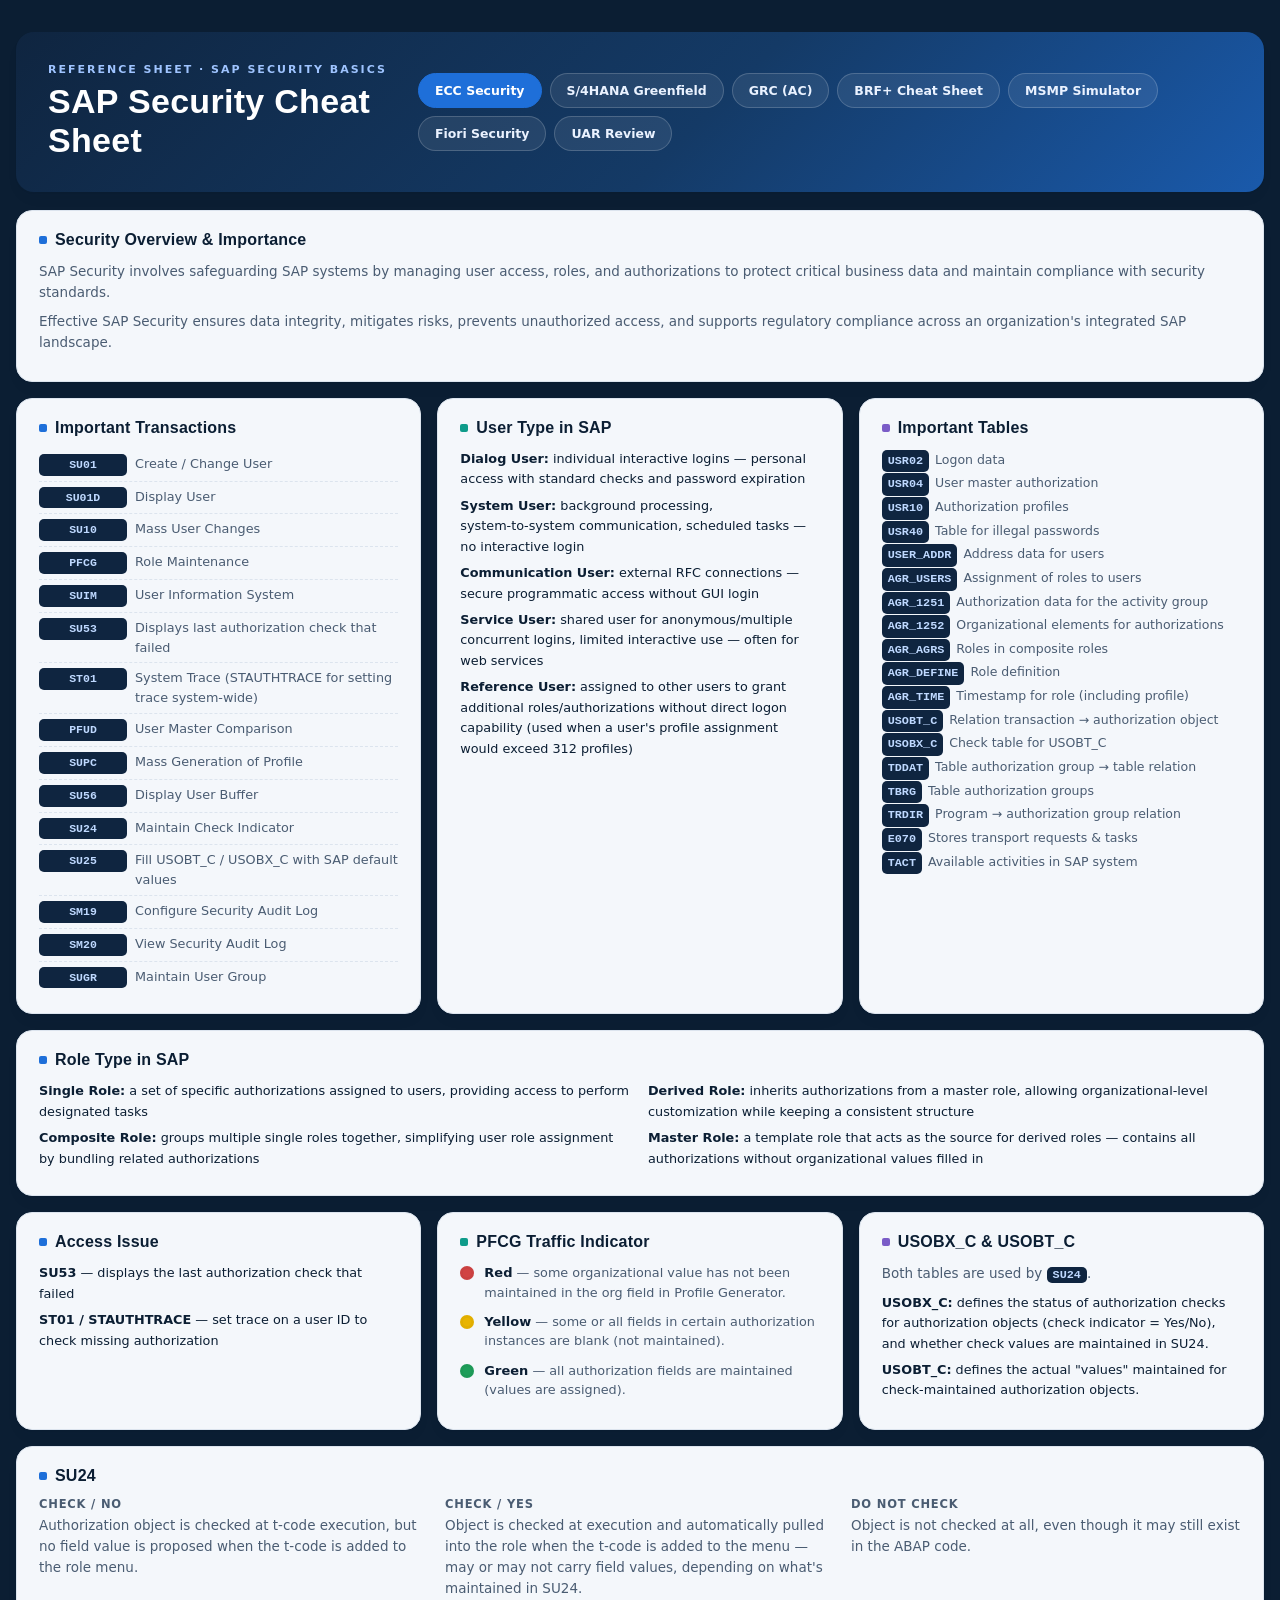
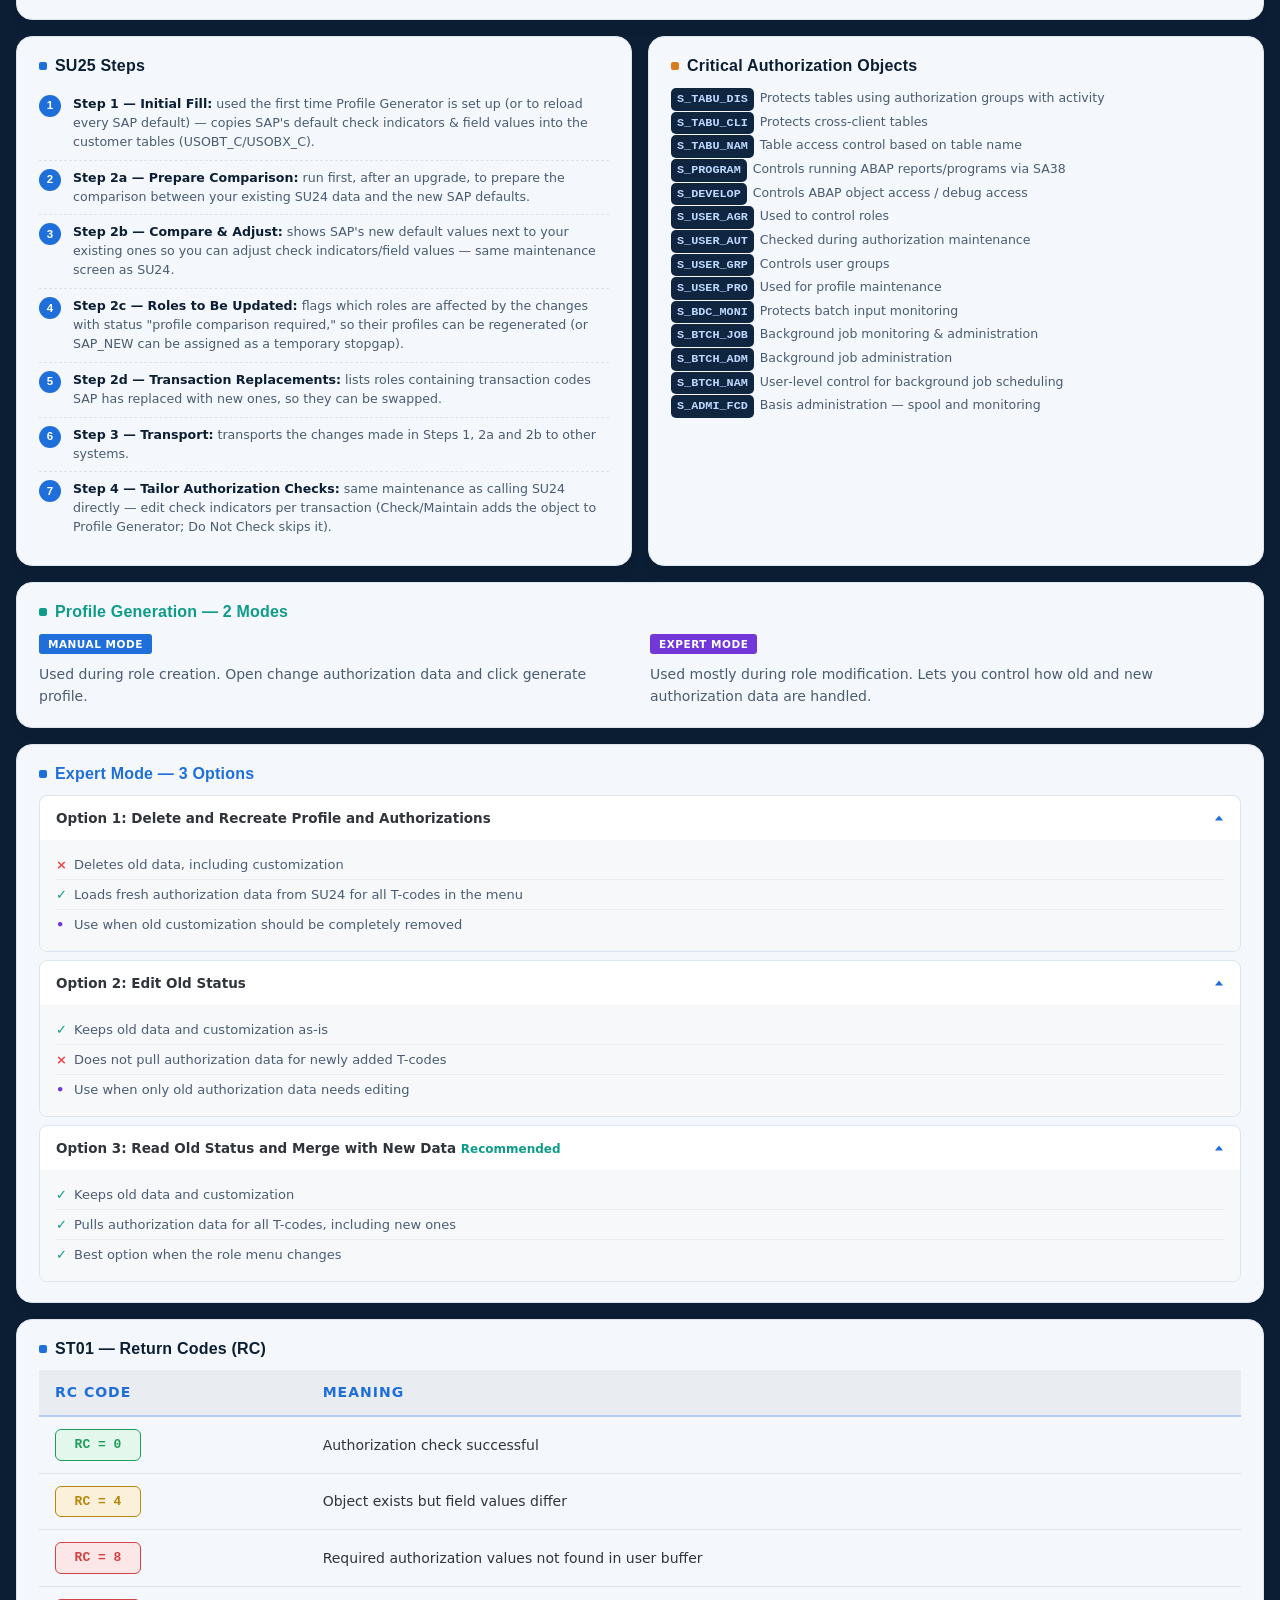
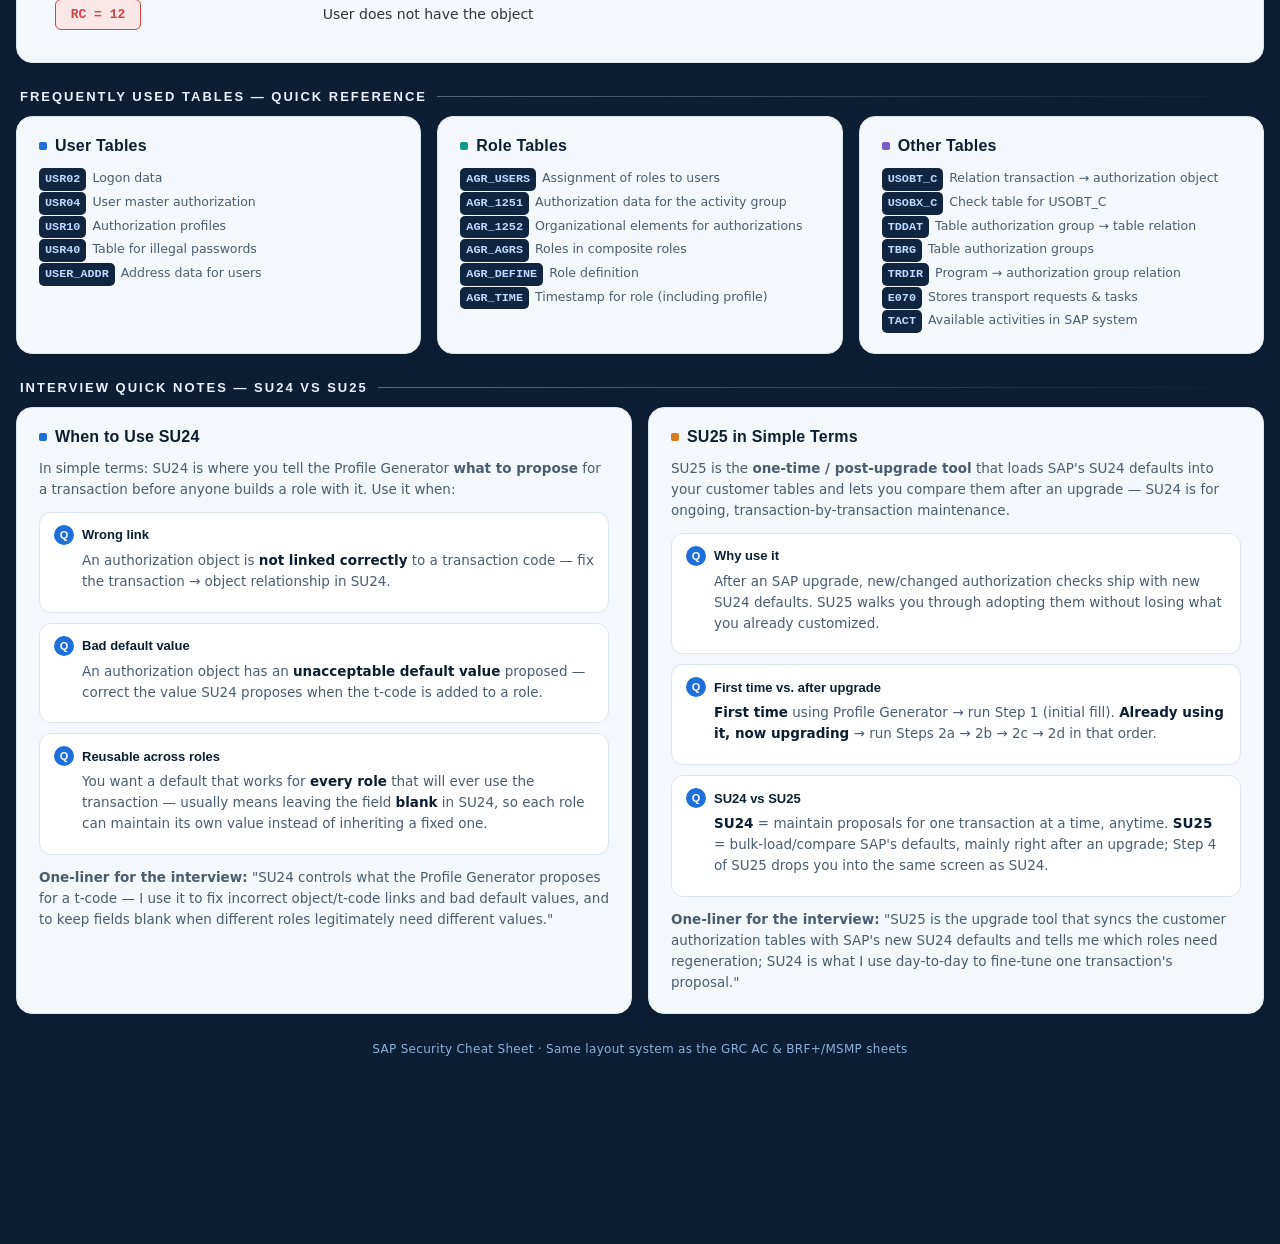
<file: index.html>
<!DOCTYPE html>
<html lang="en">
<head>
<meta charset="UTF-8">
<meta http-equiv="refresh" content="0; url=ecc.html">
<title>SAP Security Cheat Sheets</title>
</head>
<body>
<p>Redirecting to <a href="ecc.html">SAP Security Cheat Sheet</a>...</p>
</body>
</html>
</file>
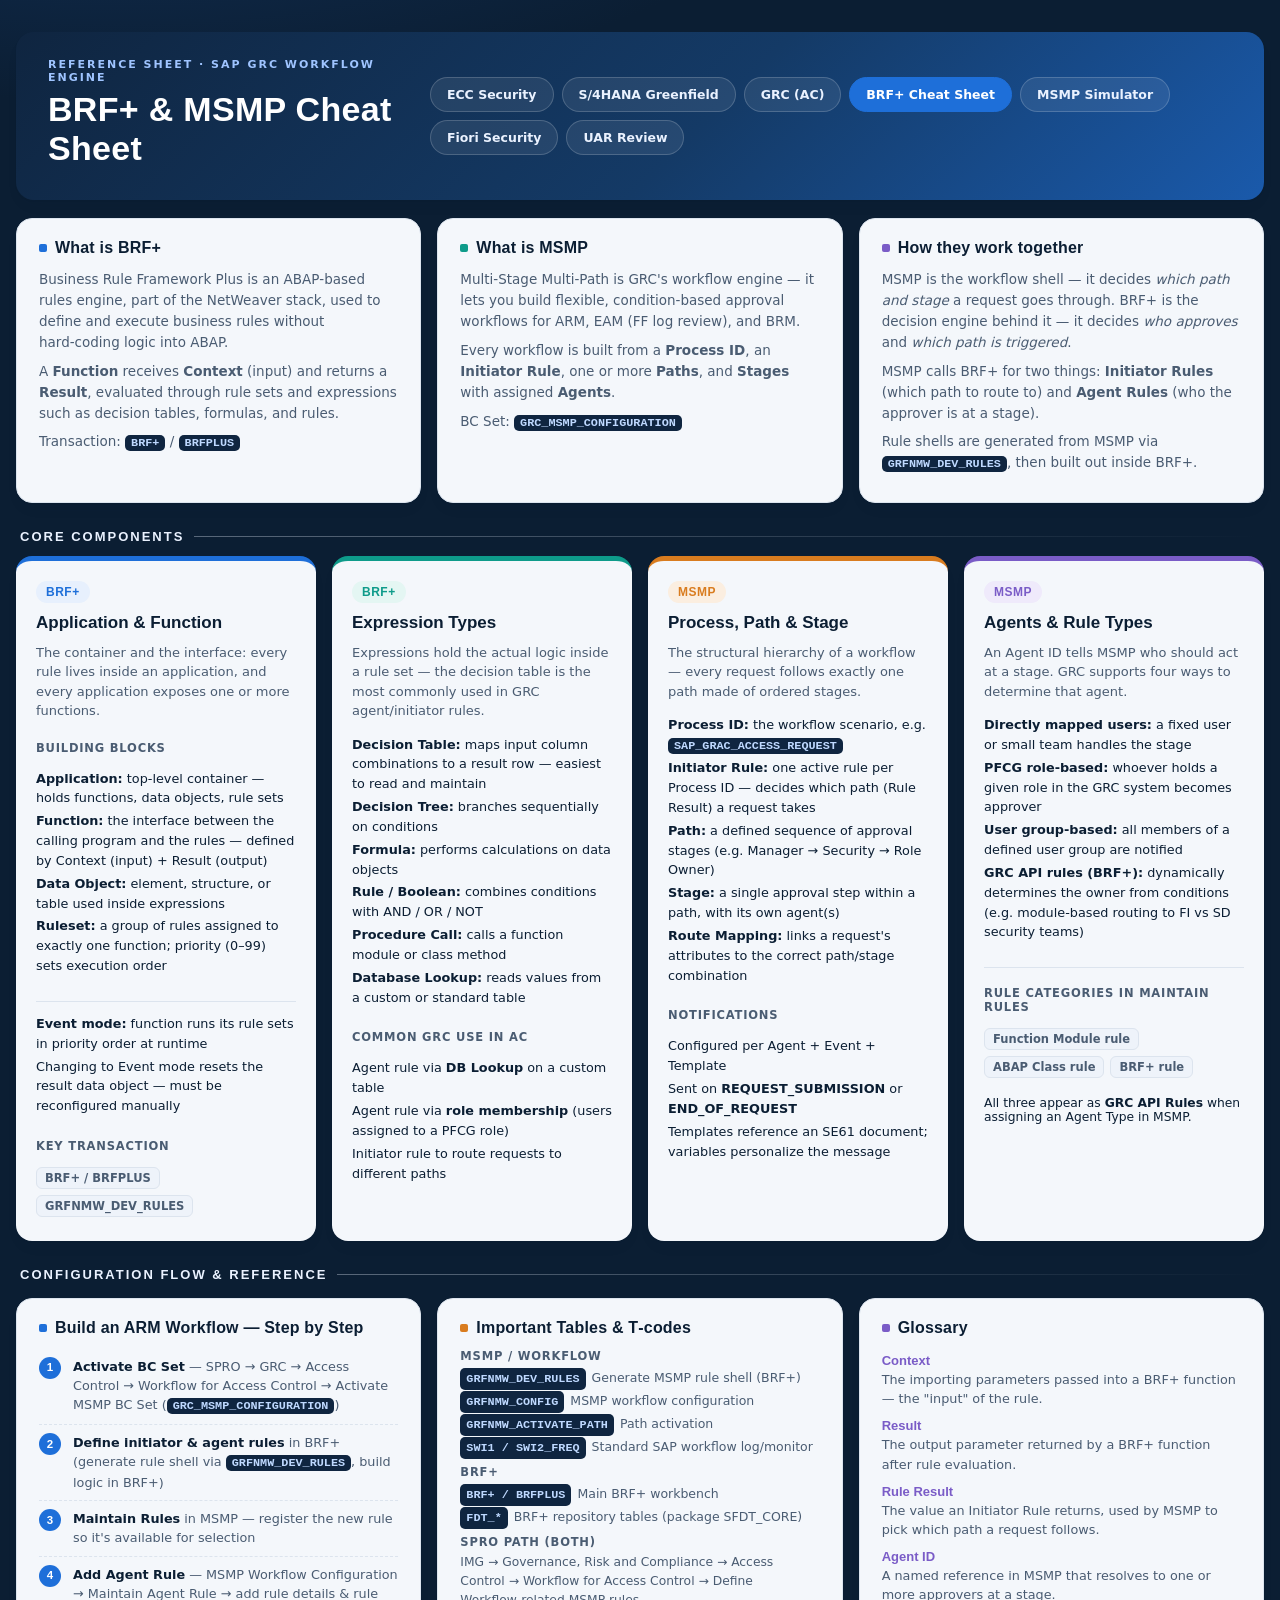
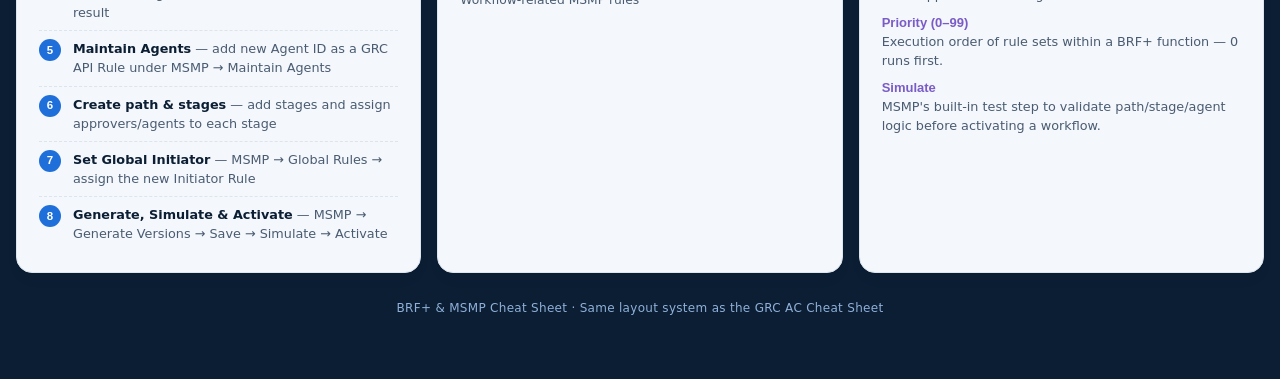
<file: brfplus.html>
<!DOCTYPE html>
<html lang="en">
<head>
<meta charset="UTF-8">
<meta name="viewport" content="width=device-width, initial-scale=1.0">
<title>BRF+ &amp; MSMP Workflow Cheat Sheet</title>
<link rel="icon" href="favicon.svg" type="image/svg+xml">
<meta name="theme-color" content="#0B1E33">
<link rel="stylesheet" href="css/brfplus.css">
<link rel="stylesheet" href="css/nav-mobile.css">
</head>
<body>
<div class="sheet">

  <!-- Header -->
  <div class="masthead">
    <div class="title-block">
      <span class="eyebrow">Reference Sheet · SAP GRC Workflow Engine</span>
      <h1>BRF+ &amp; MSMP Cheat Sheet</h1>
    </div>
    <nav class="nav-links" aria-label="Main navigation">
      <a href="ecc.html">ECC Security</a>
      <a href="greenfrield.html">S/4HANA Greenfield</a>
      <a href="grc.html">GRC (AC)</a>
      <a href="brfplus.html" class="active">BRF+ Cheat Sheet</a>
      <a href="msmp.html">MSMP Simulator</a>
      <a href="fiori.html">Fiori Security</a>
      <a href="uar.html">UAR Review</a>
    </nav>
  </div>

  <!-- Overview -->
  <div class="top-row">
    <div class="panel">
      <h2>What is BRF+</h2>
      <p>Business Rule Framework Plus is an ABAP‑based rules engine, part of the NetWeaver stack, used to define and execute business rules without hard‑coding logic into ABAP.</p>
      <p>A <b>Function</b> receives <b>Context</b> (input) and returns a <b>Result</b>, evaluated through rule sets and expressions such as decision tables, formulas, and rules.</p>
      <p>Transaction: <code class="tbl">BRF+</code> / <code class="tbl">BRFPLUS</code></p>
    </div>
    <div class="panel">
      <h2>What is MSMP</h2>
      <p>Multi‑Stage Multi‑Path is GRC's workflow engine &mdash; it lets you build flexible, condition‑based approval workflows for ARM, EAM (FF log review), and BRM.</p>
      <p>Every workflow is built from a <b>Process ID</b>, an <b>Initiator Rule</b>, one or more <b>Paths</b>, and <b>Stages</b> with assigned <b>Agents</b>.</p>
      <p>BC Set: <code class="tbl">GRC_MSMP_CONFIGURATION</code></p>
    </div>
    <div class="panel">
      <h2>How they work together</h2>
      <p>MSMP is the workflow shell &mdash; it decides <i>which path and stage</i> a request goes through. BRF+ is the decision engine behind it &mdash; it decides <i>who approves</i> and <i>which path is triggered</i>.</p>
      <p>MSMP calls BRF+ for two things: <b>Initiator Rules</b> (which path to route to) and <b>Agent Rules</b> (who the approver is at a stage).</p>
      <p>Rule shells are generated from MSMP via <code class="tbl">GRFNMW_DEV_RULES</code>, then built out inside BRF+.</p>
    </div>
  </div>

  <!-- Module cards -->
  <div class="section-title">Core Components</div>
  <div class="module-grid">

    <!-- BRF+ Application & Function -->
    <div class="module-card c1">
      <span class="badge">BRF+</span>
      <h3>Application &amp; Function</h3>
      <p class="desc">The container and the interface: every rule lives inside an application, and every application exposes one or more functions.</p>

      <div class="subhead">Building blocks</div>
      <ul class="kv-list">
        <li><b>Application:</b> top‑level container &mdash; holds functions, data objects, rule sets</li>
        <li><b>Function:</b> the interface between the calling program and the rules &mdash; defined by Context (input) + Result (output)</li>
        <li><b>Data Object:</b> element, structure, or table used inside expressions</li>
        <li><b>Ruleset:</b> a group of rules assigned to exactly one function; priority (0&ndash;99) sets execution order</li>
      </ul>
      <div class="divider"></div>
      <ul class="kv-list">
        <li><b>Event mode:</b> function runs its rule sets in priority order at runtime</li>
        <li>Changing to Event mode resets the result data object &mdash; must be reconfigured manually</li>
      </ul>

      <div class="subhead">Key transaction</div>
      <div class="pill-row"><span class="pill">BRF+ / BRFPLUS</span><span class="pill">GRFNMW_DEV_RULES</span></div>
    </div>

    <!-- BRF+ Expressions -->
    <div class="module-card c2">
      <span class="badge">BRF+</span>
      <h3>Expression Types</h3>
      <p class="desc">Expressions hold the actual logic inside a rule set &mdash; the decision table is the most commonly used in GRC agent/initiator rules.</p>

      <ul class="kv-list">
        <li><b>Decision Table:</b> maps input column combinations to a result row &mdash; easiest to read and maintain</li>
        <li><b>Decision Tree:</b> branches sequentially on conditions</li>
        <li><b>Formula:</b> performs calculations on data objects</li>
        <li><b>Rule / Boolean:</b> combines conditions with AND / OR / NOT</li>
        <li><b>Procedure Call:</b> calls a function module or class method</li>
        <li><b>Database Lookup:</b> reads values from a custom or standard table</li>
      </ul>

      <div class="subhead">Common GRC use in AC</div>
      <ul class="kv-list">
        <li>Agent rule via <b>DB Lookup</b> on a custom table</li>
        <li>Agent rule via <b>role membership</b> (users assigned to a PFCG role)</li>
        <li>Initiator rule to route requests to different paths</li>
      </ul>
    </div>

    <!-- MSMP Process, Path, Stage -->
    <div class="module-card c3">
      <span class="badge">MSMP</span>
      <h3>Process, Path &amp; Stage</h3>
      <p class="desc">The structural hierarchy of a workflow &mdash; every request follows exactly one path made of ordered stages.</p>

      <ul class="kv-list">
        <li><b>Process ID:</b> the workflow scenario, e.g. <code class="tbl">SAP_GRAC_ACCESS_REQUEST</code></li>
        <li><b>Initiator Rule:</b> one active rule per Process ID &mdash; decides which path (Rule Result) a request takes</li>
        <li><b>Path:</b> a defined sequence of approval stages (e.g. Manager &rarr; Security &rarr; Role Owner)</li>
        <li><b>Stage:</b> a single approval step within a path, with its own agent(s)</li>
        <li><b>Route Mapping:</b> links a request's attributes to the correct path/stage combination</li>
      </ul>

      <div class="subhead">Notifications</div>
      <ul class="kv-list">
        <li>Configured per Agent + Event + Template</li>
        <li>Sent on <b>REQUEST_SUBMISSION</b> or <b>END_OF_REQUEST</b></li>
        <li>Templates reference an SE61 document; variables personalize the message</li>
      </ul>
    </div>

    <!-- MSMP Agents & Rules -->
    <div class="module-card c4">
      <span class="badge">MSMP</span>
      <h3>Agents &amp; Rule Types</h3>
      <p class="desc">An Agent ID tells MSMP who should act at a stage. GRC supports four ways to determine that agent.</p>

      <ul class="kv-list">
        <li><b>Directly mapped users:</b> a fixed user or small team handles the stage</li>
        <li><b>PFCG role‑based:</b> whoever holds a given role in the GRC system becomes approver</li>
        <li><b>User group‑based:</b> all members of a defined user group are notified</li>
        <li><b>GRC API rules (BRF+):</b> dynamically determines the owner from conditions (e.g. module‑based routing to FI vs SD security teams)</li>
      </ul>
      <div class="divider"></div>

      <div class="subhead">Rule categories in Maintain Rules</div>
      <div class="pill-row">
        <span class="pill">Function Module rule</span><span class="pill">ABAP Class rule</span><span class="pill">BRF+ rule</span>
      </div>
      <p style="font-size:12.3px; margin-top:4px;">All three appear as <b>GRC API Rules</b> when assigning an Agent Type in MSMP.</p>
    </div>
  </div>

  <!-- Build steps + tables -->
  <div class="section-title">Configuration Flow &amp; Reference</div>
  <div class="bottom-row">

    <div class="panel">
      <h2>Build an ARM Workflow &mdash; Step by Step</h2>
      <ol class="flow">
        <li><b>Activate BC Set</b> &mdash; SPRO &rarr; GRC &rarr; Access Control &rarr; Workflow for Access Control &rarr; Activate MSMP BC Set (<code class="tbl">GRC_MSMP_CONFIGURATION</code>)</li>
        <li><b>Define initiator &amp; agent rules</b> in BRF+ (generate rule shell via <code class="tbl">GRFNMW_DEV_RULES</code>, build logic in BRF+)</li>
        <li><b>Maintain Rules</b> in MSMP &mdash; register the new rule so it's available for selection</li>
        <li><b>Add Agent Rule</b> &mdash; MSMP Workflow Configuration &rarr; Maintain Agent Rule &rarr; add rule details &amp; rule result</li>
        <li><b>Maintain Agents</b> &mdash; add new Agent ID as a GRC API Rule under MSMP &rarr; Maintain Agents</li>
        <li><b>Create path &amp; stages</b> &mdash; add stages and assign approvers/agents to each stage</li>
        <li><b>Set Global Initiator</b> &mdash; MSMP &rarr; Global Rules &rarr; assign the new Initiator Rule</li>
        <li><b>Generate, Simulate &amp; Activate</b> &mdash; MSMP &rarr; Generate Versions &rarr; Save &rarr; Simulate &rarr; Activate</li>
      </ol>
    </div>

    <div class="panel">
      <h2>Important Tables &amp; T‑codes</h2>
      <div class="subhead">MSMP / Workflow</div>
      <ul class="table-list">
        <li><code class="tbl">GRFNMW_DEV_RULES</code> Generate MSMP rule shell (BRF+)</li>
        <li><code class="tbl">GRFNMW_CONFIG</code> MSMP workflow configuration</li>
        <li><code class="tbl">GRFNMW_ACTIVATE_PATH</code> Path activation</li>
        <li><code class="tbl">SWI1 / SWI2_FREQ</code> Standard SAP workflow log/monitor</li>
      </ul>
      <div class="subhead">BRF+</div>
      <ul class="table-list">
        <li><code class="tbl">BRF+ / BRFPLUS</code> Main BRF+ workbench</li>
        <li><code class="tbl">FDT_*</code> BRF+ repository tables (package SFDT_CORE)</li>
      </ul>
      <div class="subhead">SPRO path (both)</div>
      <p style="font-size:12.3px;">IMG &rarr; Governance, Risk and Compliance &rarr; Access Control &rarr; Workflow for Access Control &rarr; Define Workflow‑related MSMP rules</p>
    </div>

    <div class="panel">
      <h2>Glossary</h2>
      <dl class="glossary">
        <dt>Context</dt><dd>The importing parameters passed into a BRF+ function &mdash; the "input" of the rule.</dd>
        <dt>Result</dt><dd>The output parameter returned by a BRF+ function after rule evaluation.</dd>
        <dt>Rule Result</dt><dd>The value an Initiator Rule returns, used by MSMP to pick which path a request follows.</dd>
        <dt>Agent ID</dt><dd>A named reference in MSMP that resolves to one or more approvers at a stage.</dd>
        <dt>Priority (0&ndash;99)</dt><dd>Execution order of rule sets within a BRF+ function &mdash; 0 runs first.</dd>
        <dt>Simulate</dt><dd>MSMP's built‑in test step to validate path/stage/agent logic before activating a workflow.</dd>
      </dl>
    </div>
  </div>

  <footer>BRF+ &amp; MSMP Cheat Sheet · Same layout system as the GRC AC Cheat Sheet</footer>
</div>
<script src="js/nav-mobile.js"></script>
</body>
</html>
</file>
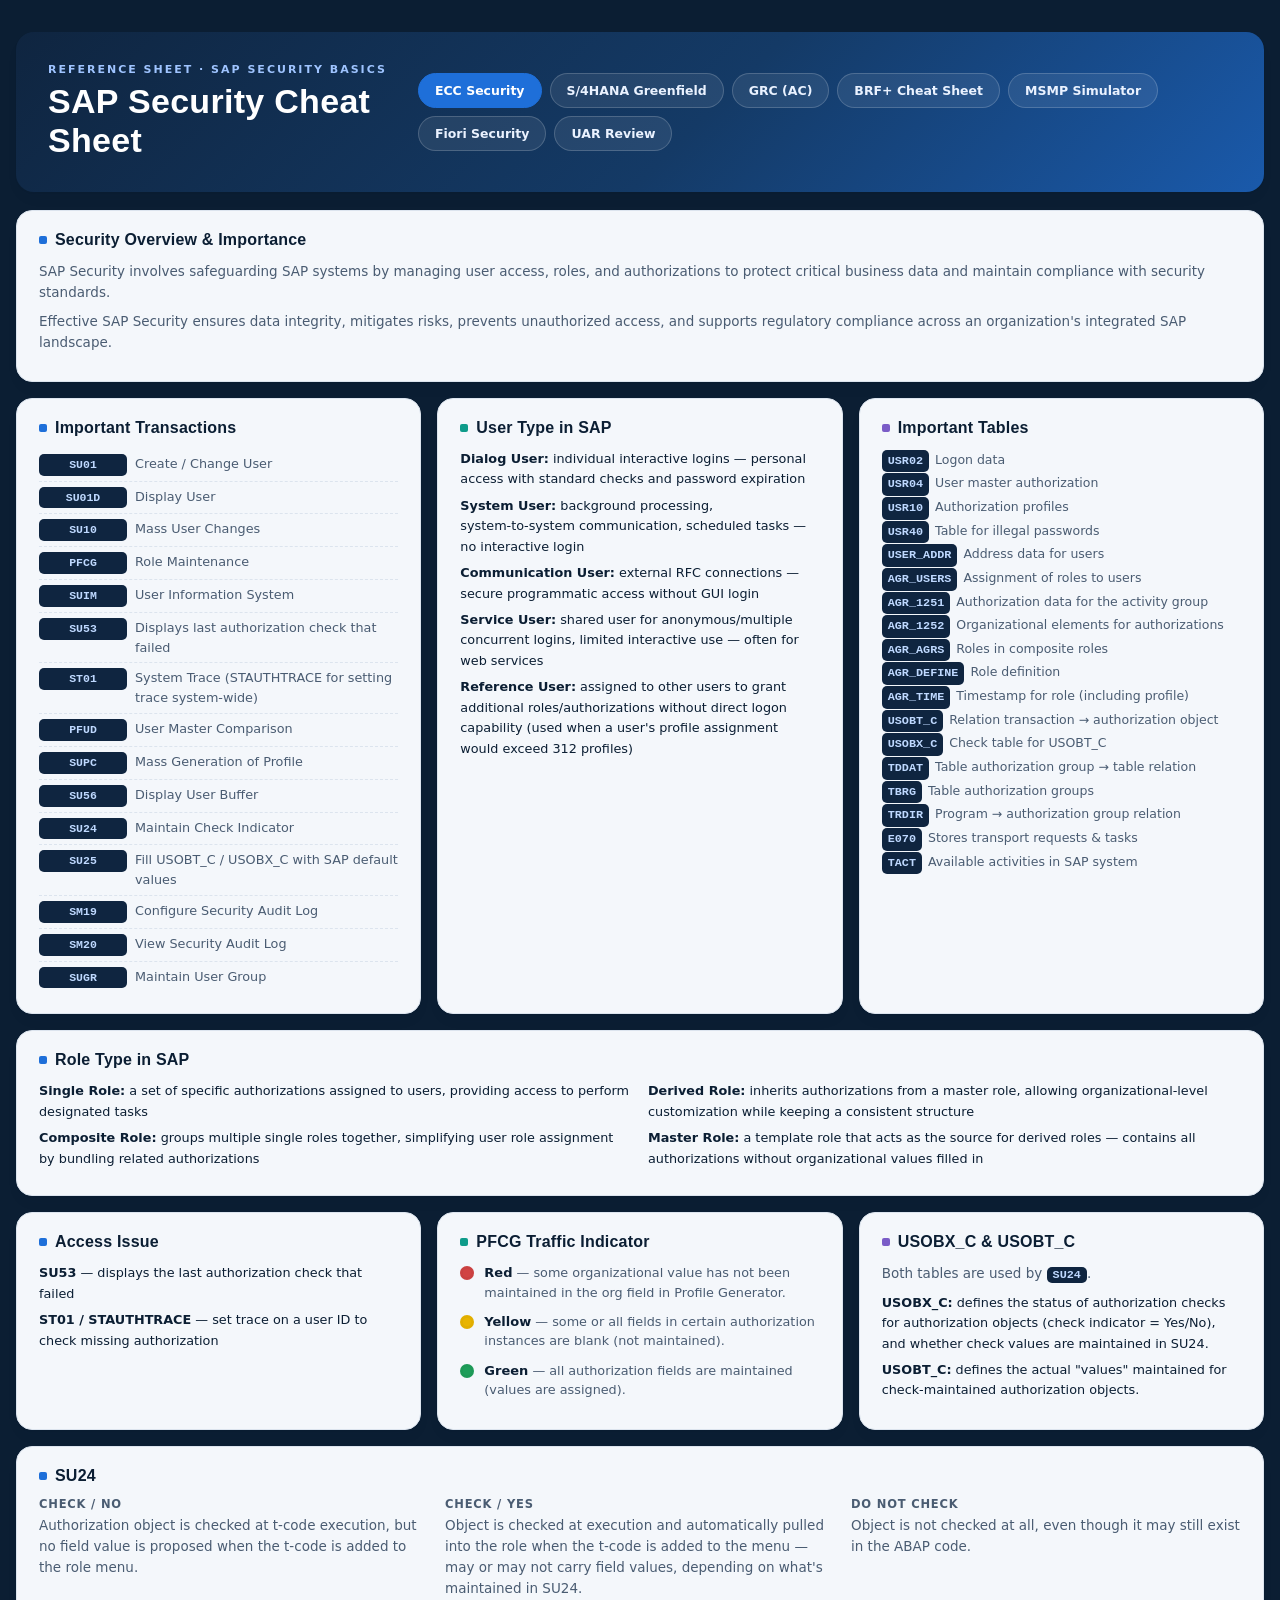
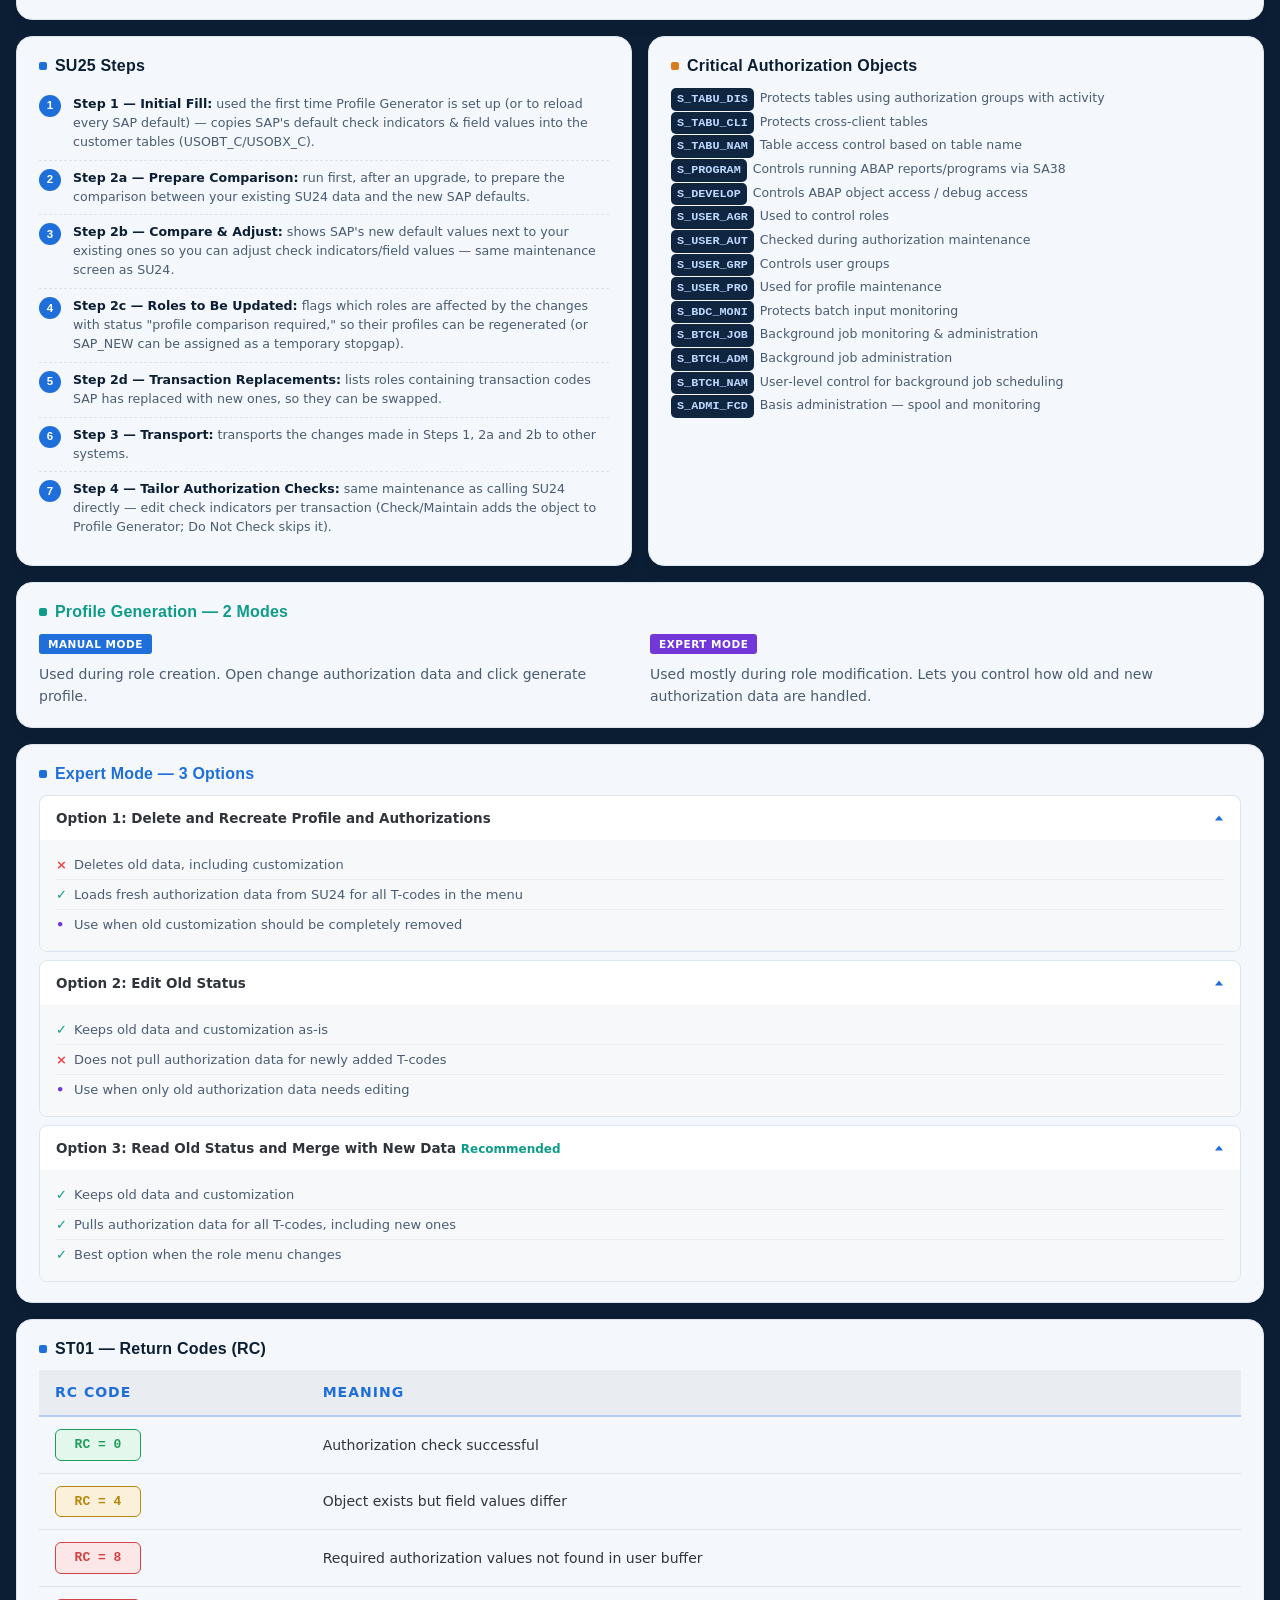
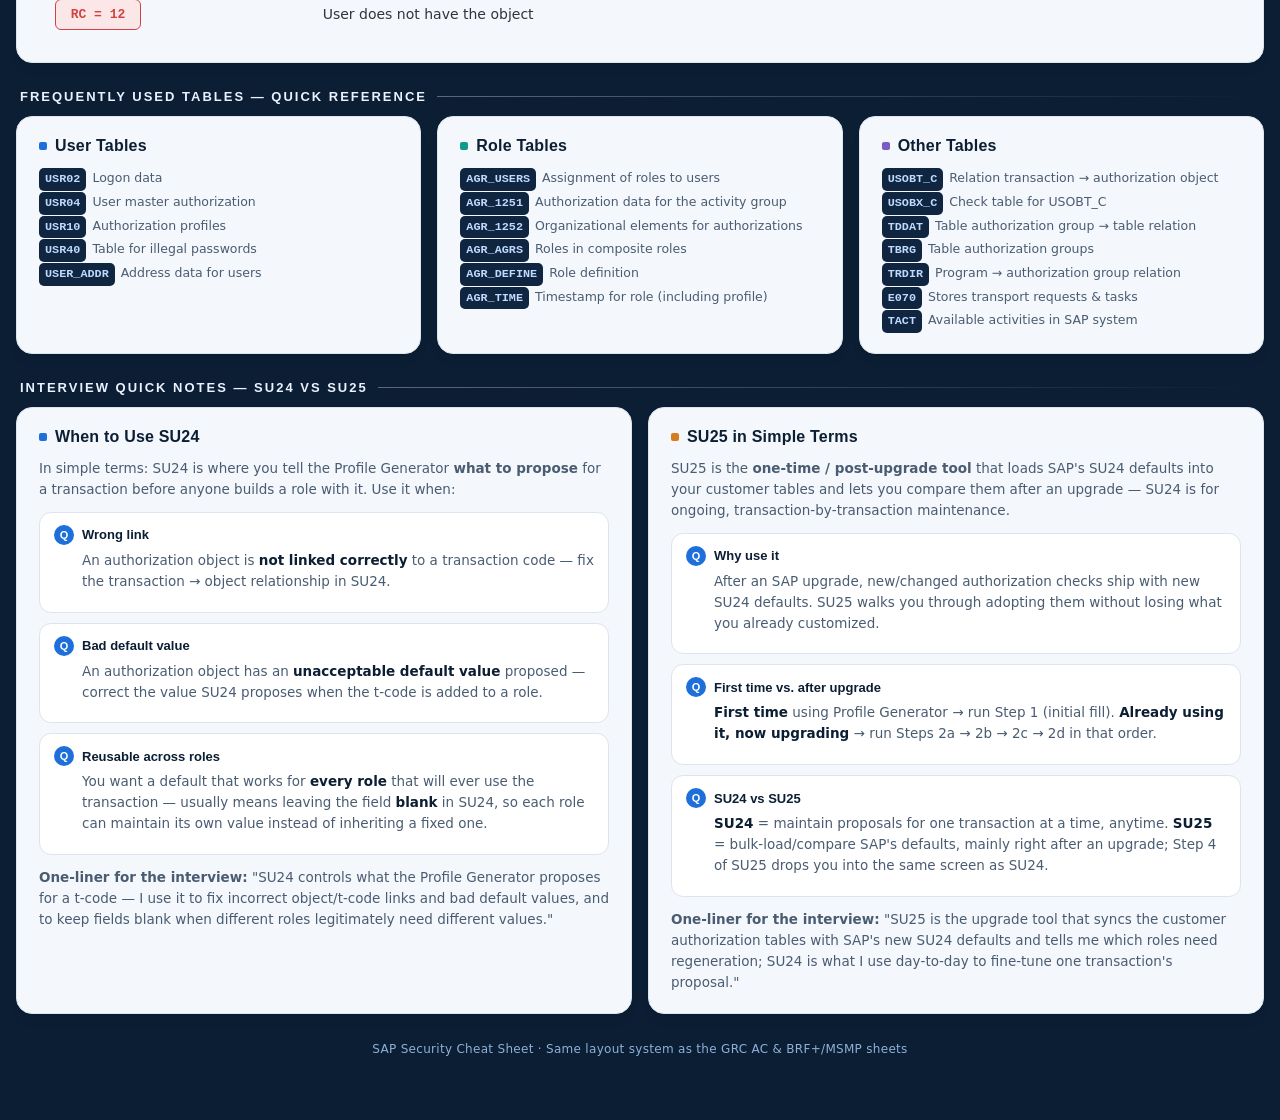
<file: ecc.html>
<!DOCTYPE html>
<html lang="en">
<head>
<meta charset="UTF-8">
<meta name="viewport" content="width=device-width, initial-scale=1.0">
<title>SAP Security Cheat Sheet</title>
<link rel="icon" href="favicon.svg" type="image/svg+xml">
<meta name="theme-color" content="#0B1E33">
<link rel="stylesheet" href="css/ecc.css">
<link rel="stylesheet" href="css/nav-mobile.css">
</head>
<body>
<div class="sheet">

  <!-- Header -->
  <div class="masthead">
    <div class="title-block">
      <span class="eyebrow">Reference Sheet · SAP Security Basics</span>
      <h1>SAP Security Cheat Sheet</h1>
    </div>
    <nav class="nav-links" aria-label="Main navigation">
      <a href="ecc.html" class="active">ECC Security</a>
      <a href="greenfrield.html">S/4HANA Greenfield</a>
      <a href="grc.html">GRC (AC)</a>
      <a href="brfplus.html">BRF+ Cheat Sheet</a>
      <a href="msmp.html">MSMP Simulator</a>
      <a href="fiori.html">Fiori Security</a>
      <a href="uar.html">UAR Review</a>
    </nav>
  </div>

  <!-- Overview -->
  <div class="row1">
    <div class="panel">
      <h2>Security Overview &amp; Importance</h2>
      <p>SAP Security involves safeguarding SAP systems by managing user access, roles, and authorizations to protect critical business data and maintain compliance with security standards.</p>
      <p>Effective SAP Security ensures data integrity, mitigates risks, prevents unauthorized access, and supports regulatory compliance across an organization's integrated SAP landscape.</p>
    </div>
  </div>

  <!-- Tcodes / User Types / Tables -->
  <div class="row3">
    <div class="panel">
      <h2>Important Transactions</h2>
      <ul class="tcode-list">
        <li><span class="code">SU01</span><span class="desc">Create / Change User</span></li>
        <li><span class="code">SU01D</span><span class="desc">Display User</span></li>
        <li><span class="code">SU10</span><span class="desc">Mass User Changes</span></li>
        <li><span class="code">PFCG</span><span class="desc">Role Maintenance</span></li>
        <li><span class="code">SUIM</span><span class="desc">User Information System</span></li>
        <li><span class="code">SU53</span><span class="desc">Displays last authorization check that failed</span></li>
        <li><span class="code">ST01</span><span class="desc">System Trace (STAUTHTRACE for setting trace system‑wide)</span></li>
        <li><span class="code">PFUD</span><span class="desc">User Master Comparison</span></li>
        <li><span class="code">SUPC</span><span class="desc">Mass Generation of Profile</span></li>
        <li><span class="code">SU56</span><span class="desc">Display User Buffer</span></li>
        <li><span class="code">SU24</span><span class="desc">Maintain Check Indicator</span></li>
        <li><span class="code">SU25</span><span class="desc">Fill USOBT_C / USOBX_C with SAP default values</span></li>
        <li><span class="code">SM19</span><span class="desc">Configure Security Audit Log</span></li>
        <li><span class="code">SM20</span><span class="desc">View Security Audit Log</span></li>
        <li><span class="code">SUGR</span><span class="desc">Maintain User Group</span></li>
      </ul>
    </div>

    <div class="panel">
      <h2>User Type in SAP</h2>
      <ul class="kv-list">
        <li><b>Dialog User:</b> individual interactive logins &mdash; personal access with standard checks and password expiration</li>
        <li><b>System User:</b> background processing, system‑to‑system communication, scheduled tasks &mdash; no interactive login</li>
        <li><b>Communication User:</b> external RFC connections &mdash; secure programmatic access without GUI login</li>
        <li><b>Service User:</b> shared user for anonymous/multiple concurrent logins, limited interactive use &mdash; often for web services</li>
        <li><b>Reference User:</b> assigned to other users to grant additional roles/authorizations without direct logon capability (used when a user's profile assignment would exceed 312 profiles)</li>
      </ul>
    </div>

    <div class="panel">
      <h2>Important Tables</h2>
      <ul class="table-list">
        <li><code class="tbl">USR02</code> Logon data</li>
        <li><code class="tbl">USR04</code> User master authorization</li>
        <li><code class="tbl">USR10</code> Authorization profiles</li>
        <li><code class="tbl">USR40</code> Table for illegal passwords</li>
        <li><code class="tbl">USER_ADDR</code> Address data for users</li>
        <li><code class="tbl">AGR_USERS</code> Assignment of roles to users</li>
        <li><code class="tbl">AGR_1251</code> Authorization data for the activity group</li>
        <li><code class="tbl">AGR_1252</code> Organizational elements for authorizations</li>
        <li><code class="tbl">AGR_AGRS</code> Roles in composite roles</li>
        <li><code class="tbl">AGR_DEFINE</code> Role definition</li>
        <li><code class="tbl">AGR_TIME</code> Timestamp for role (including profile)</li>
        <li><code class="tbl">USOBT_C</code> Relation transaction → authorization object</li>
        <li><code class="tbl">USOBX_C</code> Check table for USOBT_C</li>
        <li><code class="tbl">TDDAT</code> Table authorization group → table relation</li>
        <li><code class="tbl">TBRG</code> Table authorization groups</li>
        <li><code class="tbl">TRDIR</code> Program → authorization group relation</li>
        <li><code class="tbl">E070</code> Stores transport requests &amp; tasks</li>
        <li><code class="tbl">TACT</code> Available activities in SAP system</li>
      </ul>
    </div>
  </div>

  <!-- Role Type banner -->
  <div class="row1">
    <div class="panel">
      <h2>Role Type in SAP</h2>
      <div class="row2" style="margin-bottom:0;">
        <ul class="kv-list" style="margin:0;">
          <li><b>Single Role:</b> a set of specific authorizations assigned to users, providing access to perform designated tasks</li>
          <li><b>Composite Role:</b> groups multiple single roles together, simplifying user role assignment by bundling related authorizations</li>
        </ul>
        <ul class="kv-list" style="margin:0;">
          <li><b>Derived Role:</b> inherits authorizations from a master role, allowing organizational‑level customization while keeping a consistent structure</li>
          <li><b>Master Role:</b> a template role that acts as the source for derived roles &mdash; contains all authorizations without organizational values filled in</li>
        </ul>
      </div>
    </div>
  </div>

  <!-- Access issue / traffic / usobx -->
  <div class="row3">
    <div class="panel">
      <h2>Access Issue</h2>
      <ul class="kv-list" style="margin-bottom:10px;">
        <li><b>SU53</b> &mdash; displays the last authorization check that failed</li>
        <li><b>ST01 / STAUTHTRACE</b> &mdash; set trace on a user ID to check missing authorization</li>
      </ul>
    </div>

    <div class="panel">
      <h2>PFCG Traffic Indicator</h2>
      <div class="traffic-item"><span class="dot red"></span><p><b>Red</b> &mdash; some organizational value has not been maintained in the org field in Profile Generator.</p></div>
      <div class="traffic-item"><span class="dot yellow"></span><p><b>Yellow</b> &mdash; some or all fields in certain authorization instances are blank (not maintained).</p></div>
      <div class="traffic-item"><span class="dot green"></span><p><b>Green</b> &mdash; all authorization fields are maintained (values are assigned).</p></div>
    </div>

    <div class="panel">
      <h2>USOBX_C &amp; USOBT_C</h2>
      <p>Both tables are used by <code class="tbl">SU24</code>.</p>
      <ul class="kv-list">
        <li><b>USOBX_C:</b> defines the status of authorization checks for authorization objects (check indicator = Yes/No), and whether check values are maintained in SU24.</li>
        <li><b>USOBT_C:</b> defines the actual "values" maintained for check‑maintained authorization objects.</li>
      </ul>
    </div>
  </div>

  <!-- SU24 banner -->
  <div class="row1">
    <div class="panel">
      <h2>SU24</h2>
      <div class="row3" style="margin-bottom:0;">
        <div>
          <div class="subhead">Check / No</div>
          <p style="margin:0;">Authorization object is checked at t‑code execution, but no field value is proposed when the t‑code is added to the role menu.</p>
        </div>
        <div>
          <div class="subhead">Check / Yes</div>
          <p style="margin:0;">Object is checked at execution and automatically pulled into the role when the t‑code is added to the menu &mdash; may or may not carry field values, depending on what's maintained in SU24.</p>
        </div>
        <div>
          <div class="subhead">Do Not Check</div>
          <p style="margin:0;">Object is not checked at all, even though it may still exist in the ABAP code.</p>
        </div>
      </div>
    </div>
  </div>

  <!-- SU25 + Critical auth -->
  <div class="row2">
    <div class="panel">
      <h2>SU25 Steps</h2>
      <ol class="flow">
        <li><b>Step 1 — Initial Fill:</b> used the first time Profile Generator is set up (or to reload every SAP default) &mdash; copies SAP's default check indicators &amp; field values into the customer tables (USOBT_C/USOBX_C).</li>
        <li><b>Step 2a — Prepare Comparison:</b> run first, after an upgrade, to prepare the comparison between your existing SU24 data and the new SAP defaults.</li>
        <li><b>Step 2b — Compare &amp; Adjust:</b> shows SAP's new default values next to your existing ones so you can adjust check indicators/field values &mdash; same maintenance screen as SU24.</li>
        <li><b>Step 2c — Roles to Be Updated:</b> flags which roles are affected by the changes with status "profile comparison required," so their profiles can be regenerated (or SAP_NEW can be assigned as a temporary stopgap).</li>
        <li><b>Step 2d — Transaction Replacements:</b> lists roles containing transaction codes SAP has replaced with new ones, so they can be swapped.</li>
        <li><b>Step 3 — Transport:</b> transports the changes made in Steps 1, 2a and 2b to other systems.</li>
        <li><b>Step 4 — Tailor Authorization Checks:</b> same maintenance as calling SU24 directly &mdash; edit check indicators per transaction (Check/Maintain adds the object to Profile Generator; Do Not Check skips it).</li>
      </ol>
    </div>

    <div class="panel">
      <h2>Critical Authorization Objects</h2>
      <ul class="table-list">
        <li><code class="tbl">S_TABU_DIS</code> Protects tables using authorization groups with activity</li>
        <li><code class="tbl">S_TABU_CLI</code> Protects cross‑client tables</li>
        <li><code class="tbl">S_TABU_NAM</code> Table access control based on table name</li>
        <li><code class="tbl">S_PROGRAM</code> Controls running ABAP reports/programs via SA38</li>
        <li><code class="tbl">S_DEVELOP</code> Controls ABAP object access / debug access</li>
        <li><code class="tbl">S_USER_AGR</code> Used to control roles</li>
        <li><code class="tbl">S_USER_AUT</code> Checked during authorization maintenance</li>
        <li><code class="tbl">S_USER_GRP</code> Controls user groups</li>
        <li><code class="tbl">S_USER_PRO</code> Used for profile maintenance</li>
        <li><code class="tbl">S_BDC_MONI</code> Protects batch input monitoring</li>
        <li><code class="tbl">S_BTCH_JOB</code> Background job monitoring &amp; administration</li>
        <li><code class="tbl">S_BTCH_ADM</code> Background job administration</li>
        <li><code class="tbl">S_BTCH_NAM</code> User‑level control for background job scheduling</li>
        <li><code class="tbl">S_ADMI_FCD</code> Basis administration &mdash; spool and monitoring</li>
      </ul>
    </div>
  </div>

  <!-- Profile Generation -->
  <div class="row1">
    <div class="panel profile-modes">
      <h2>Profile Generation &mdash; 2 Modes</h2>
      <div class="profile-mode-grid">
        <div class="profile-mode">
          <span class="mode-label manual">Manual Mode</span>
          <p>Used during role creation. Open change authorization data and click generate profile.</p>
        </div>
        <div class="profile-mode">
          <span class="mode-label expert">Expert Mode</span>
          <p>Used mostly during role modification. Lets you control how old and new authorization data are handled.</p>
        </div>
      </div>
    </div>
  </div>

  <div class="row1">
    <div class="panel expert-options">
      <h2>Expert Mode &mdash; 3 Options</h2>
      <details class="expert-option" open>
        <summary>Option 1: Delete and Recreate Profile and Authorizations</summary>
        <ul>
          <li><span class="option-mark negative" aria-hidden="true">×</span>Deletes old data, including customization</li>
          <li><span class="option-mark positive" aria-hidden="true">✓</span>Loads fresh authorization data from SU24 for all T-codes in the menu</li>
          <li><span class="option-mark note" aria-hidden="true">•</span>Use when old customization should be completely removed</li>
        </ul>
      </details>
      <details class="expert-option" open>
        <summary>Option 2: Edit Old Status</summary>
        <ul>
          <li><span class="option-mark positive" aria-hidden="true">✓</span>Keeps old data and customization as-is</li>
          <li><span class="option-mark negative" aria-hidden="true">×</span>Does not pull authorization data for newly added T-codes</li>
          <li><span class="option-mark note" aria-hidden="true">•</span>Use when only old authorization data needs editing</li>
        </ul>
      </details>
      <details class="expert-option" open>
        <summary>Option 3: Read Old Status and Merge with New Data <span class="recommended-label">Recommended</span></summary>
        <ul>
          <li><span class="option-mark positive" aria-hidden="true">✓</span>Keeps old data and customization</li>
          <li><span class="option-mark positive" aria-hidden="true">✓</span>Pulls authorization data for all T-codes, including new ones</li>
          <li><span class="option-mark positive" aria-hidden="true">✓</span>Best option when the role menu changes</li>
        </ul>
      </details>
    </div>
  </div>

  <div class="row1">
    <div class="panel return-codes">
      <h2>ST01 &mdash; Return Codes (RC)</h2>
      <table class="rc-table">
        <thead>
          <tr><th>RC Code</th><th>Meaning</th></tr>
        </thead>
        <tbody>
          <tr><td><span class="rc-badge ok">RC = 0</span></td><td>Authorization check successful</td></tr>
          <tr><td><span class="rc-badge warn">RC = 4</span></td><td>Object exists but field values differ</td></tr>
          <tr><td><span class="rc-badge err">RC = 8</span></td><td>Required authorization values not found in user buffer</td></tr>
          <tr><td><span class="rc-badge err">RC = 12</span></td><td>User does not have the object</td></tr>
        </tbody>
      </table>
    </div>
  </div>

  <!-- Frequently Used Tables quick reference -->
  <div class="section-title">Frequently Used Tables &mdash; Quick Reference</div>
  <div class="row3">
    <div class="panel">
      <h2>User Tables</h2>
      <ul class="table-list">
        <li><code class="tbl">USR02</code> Logon data</li>
        <li><code class="tbl">USR04</code> User master authorization</li>
        <li><code class="tbl">USR10</code> Authorization profiles</li>
        <li><code class="tbl">USR40</code> Table for illegal passwords</li>
        <li><code class="tbl">USER_ADDR</code> Address data for users</li>
      </ul>
    </div>

    <div class="panel">
      <h2>Role Tables</h2>
      <ul class="table-list">
        <li><code class="tbl">AGR_USERS</code> Assignment of roles to users</li>
        <li><code class="tbl">AGR_1251</code> Authorization data for the activity group</li>
        <li><code class="tbl">AGR_1252</code> Organizational elements for authorizations</li>
        <li><code class="tbl">AGR_AGRS</code> Roles in composite roles</li>
        <li><code class="tbl">AGR_DEFINE</code> Role definition</li>
        <li><code class="tbl">AGR_TIME</code> Timestamp for role (including profile)</li>
      </ul>
    </div>

    <div class="panel">
      <h2>Other Tables</h2>
      <ul class="table-list">
        <li><code class="tbl">USOBT_C</code> Relation transaction → authorization object</li>
        <li><code class="tbl">USOBX_C</code> Check table for USOBT_C</li>
        <li><code class="tbl">TDDAT</code> Table authorization group → table relation</li>
        <li><code class="tbl">TBRG</code> Table authorization groups</li>
        <li><code class="tbl">TRDIR</code> Program → authorization group relation</li>
        <li><code class="tbl">E070</code> Stores transport requests &amp; tasks</li>
        <li><code class="tbl">TACT</code> Available activities in SAP system</li>
      </ul>
    </div>
  </div>

  <!-- Interview Quick Notes: SU24 vs SU25 -->
  <div class="section-title">Interview Quick Notes &mdash; SU24 vs SU25</div>
  <div class="row2">
    <div class="panel">
      <h2>When to Use SU24</h2>
      <p style="margin-bottom:12px;">In simple terms: SU24 is where you tell the Profile Generator <b>what to propose</b> for a transaction before anyone builds a role with it. Use it when:</p>
      <div class="qa-card">
        <div class="qa-q">Wrong link</div>
        <p class="qa-a">An authorization object is <b>not linked correctly</b> to a transaction code &mdash; fix the transaction → object relationship in SU24.</p>
      </div>
      <div class="qa-card">
        <div class="qa-q">Bad default value</div>
        <p class="qa-a">An authorization object has an <b>unacceptable default value</b> proposed &mdash; correct the value SU24 proposes when the t‑code is added to a role.</p>
      </div>
      <div class="qa-card">
        <div class="qa-q">Reusable across roles</div>
        <p class="qa-a">You want a default that works for <b>every role</b> that will ever use the transaction &mdash; usually means leaving the field <b>blank</b> in SU24, so each role can maintain its own value instead of inheriting a fixed one.</p>
      </div>
      <p style="margin-top:12px; margin-bottom:0;"><b>One-liner for the interview:</b> "SU24 controls what the Profile Generator proposes for a t‑code &mdash; I use it to fix incorrect object/t‑code links and bad default values, and to keep fields blank when different roles legitimately need different values."</p>
    </div>

    <div class="panel">
      <h2>SU25 in Simple Terms</h2>
      <p style="margin-bottom:12px;">SU25 is the <b>one‑time / post‑upgrade tool</b> that loads SAP's SU24 defaults into your customer tables and lets you compare them after an upgrade &mdash; SU24 is for ongoing, transaction‑by‑transaction maintenance.</p>
      <div class="qa-card">
        <div class="qa-q">Why use it</div>
        <p class="qa-a">After an SAP upgrade, new/changed authorization checks ship with new SU24 defaults. SU25 walks you through adopting them without losing what you already customized.</p>
      </div>
      <div class="qa-card">
        <div class="qa-q">First time vs. after upgrade</div>
        <p class="qa-a"><b>First time</b> using Profile Generator → run Step 1 (initial fill). <b>Already using it, now upgrading</b> → run Steps 2a → 2b → 2c → 2d in that order.</p>
      </div>
      <div class="qa-card">
        <div class="qa-q">SU24 vs SU25</div>
        <p class="qa-a"><b>SU24</b> = maintain proposals for one transaction at a time, anytime. <b>SU25</b> = bulk‑load/compare SAP's defaults, mainly right after an upgrade; Step 4 of SU25 drops you into the same screen as SU24.</p>
      </div>
      <p style="margin-top:12px; margin-bottom:0;"><b>One-liner for the interview:</b> "SU25 is the upgrade tool that syncs the customer authorization tables with SAP's new SU24 defaults and tells me which roles need regeneration; SU24 is what I use day‑to‑day to fine‑tune one transaction's proposal."</p>
    </div>
  </div>

  <footer>SAP Security Cheat Sheet · Same layout system as the GRC AC &amp; BRF+/MSMP sheets</footer>
</div>
<script src="js/nav-mobile.js"></script>
</body>
</html>
</file>
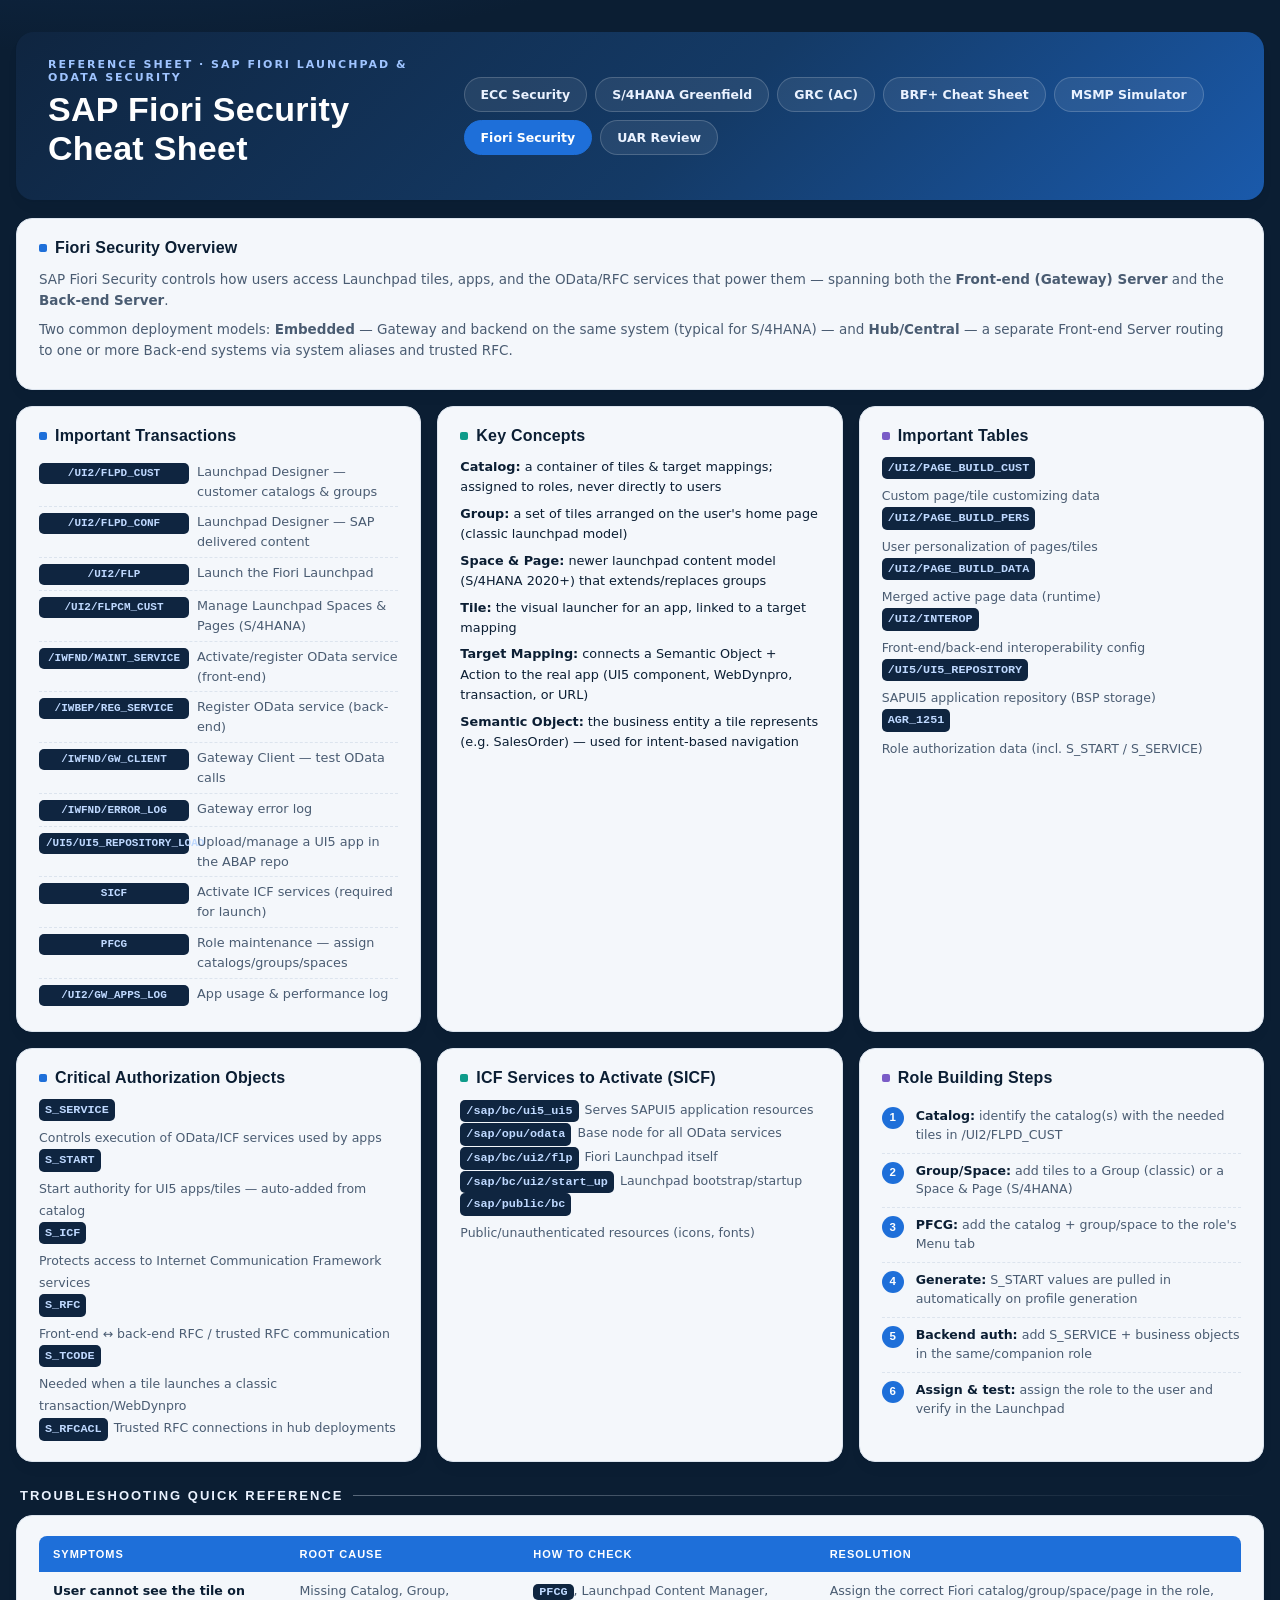
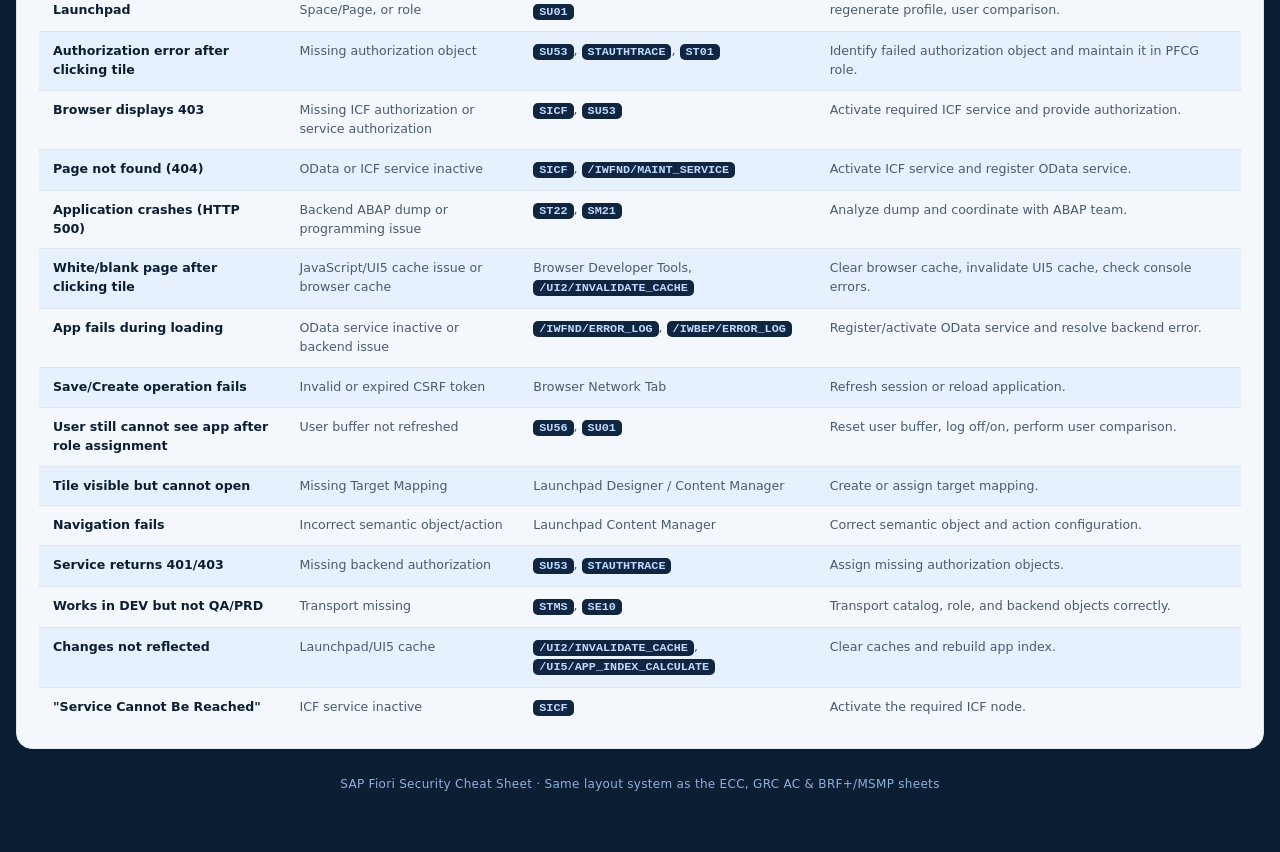
<file: fiori.html>
<!DOCTYPE html>
<html lang="en">
<head>
<meta charset="UTF-8">
<meta name="viewport" content="width=device-width, initial-scale=1.0">
<title>SAP Fiori Security Cheat Sheet</title>
<link rel="icon" href="favicon.svg" type="image/svg+xml">
<meta name="theme-color" content="#0B1E33">
<link rel="stylesheet" href="css/fiori.css">
<link rel="stylesheet" href="css/nav-mobile.css">
</head>
<body>
<div class="sheet">

  <!-- Header -->
  <div class="masthead">
    <div class="title-block">
      <span class="eyebrow">Reference Sheet · SAP Fiori Launchpad &amp; OData Security</span>
      <h1>SAP Fiori Security Cheat Sheet</h1>
    </div>
    <nav class="nav-links" aria-label="Main navigation">
      <a href="ecc.html">ECC Security</a>
      <a href="greenfrield.html">S/4HANA Greenfield</a>
      <a href="grc.html">GRC (AC)</a>
      <a href="brfplus.html">BRF+ Cheat Sheet</a>
      <a href="msmp.html">MSMP Simulator</a>
      <a href="fiori.html" class="active">Fiori Security</a>
      <a href="uar.html">UAR Review</a>
    </nav>
  </div>

  <!-- Overview -->
  <div class="row1">
    <div class="panel">
      <h2>Fiori Security Overview</h2>
      <p>SAP Fiori Security controls how users access Launchpad tiles, apps, and the OData/RFC services that power them &mdash; spanning both the <b>Front-end (Gateway) Server</b> and the <b>Back-end Server</b>.</p>
      <p>Two common deployment models: <b>Embedded</b> &mdash; Gateway and backend on the same system (typical for S/4HANA) &mdash; and <b>Hub/Central</b> &mdash; a separate Front-end Server routing to one or more Back-end systems via system aliases and trusted RFC.</p>
    </div>
  </div>

  <!-- Tcodes / Key concepts / Tables -->
  <div class="row3">
    <div class="panel">
      <h2>Important Transactions</h2>
      <ul class="tcode-list">
        <li><span class="code">/UI2/FLPD_CUST</span><span class="desc">Launchpad Designer &mdash; customer catalogs &amp; groups</span></li>
        <li><span class="code">/UI2/FLPD_CONF</span><span class="desc">Launchpad Designer &mdash; SAP delivered content</span></li>
        <li><span class="code">/UI2/FLP</span><span class="desc">Launch the Fiori Launchpad</span></li>
        <li><span class="code">/UI2/FLPCM_CUST</span><span class="desc">Manage Launchpad Spaces &amp; Pages (S/4HANA)</span></li>
        <li><span class="code">/IWFND/MAINT_SERVICE</span><span class="desc">Activate/register OData service (front-end)</span></li>
        <li><span class="code">/IWBEP/REG_SERVICE</span><span class="desc">Register OData service (back-end)</span></li>
        <li><span class="code">/IWFND/GW_CLIENT</span><span class="desc">Gateway Client &mdash; test OData calls</span></li>
        <li><span class="code">/IWFND/ERROR_LOG</span><span class="desc">Gateway error log</span></li>
        <li><span class="code">/UI5/UI5_REPOSITORY_LOAD</span><span class="desc">Upload/manage a UI5 app in the ABAP repo</span></li>
        <li><span class="code">SICF</span><span class="desc">Activate ICF services (required for launch)</span></li>
        <li><span class="code">PFCG</span><span class="desc">Role maintenance &mdash; assign catalogs/groups/spaces</span></li>
        <li><span class="code">/UI2/GW_APPS_LOG</span><span class="desc">App usage &amp; performance log</span></li>
      </ul>
    </div>

    <div class="panel">
      <h2>Key Concepts</h2>
      <ul class="kv-list">
        <li><b>Catalog:</b> a container of tiles &amp; target mappings; assigned to roles, never directly to users</li>
        <li><b>Group:</b> a set of tiles arranged on the user's home page (classic launchpad model)</li>
        <li><b>Space &amp; Page:</b> newer launchpad content model (S/4HANA 2020+) that extends/replaces groups</li>
        <li><b>Tile:</b> the visual launcher for an app, linked to a target mapping</li>
        <li><b>Target Mapping:</b> connects a Semantic Object + Action to the real app (UI5 component, WebDynpro, transaction, or URL)</li>
        <li><b>Semantic Object:</b> the business entity a tile represents (e.g. SalesOrder) &mdash; used for intent-based navigation</li>
      </ul>
    </div>

    <div class="panel">
      <h2>Important Tables</h2>
      <ul class="table-list">
        <li><code class="tbl">/UI2/PAGE_BUILD_CUST</code> Custom page/tile customizing data</li>
        <li><code class="tbl">/UI2/PAGE_BUILD_PERS</code> User personalization of pages/tiles</li>
        <li><code class="tbl">/UI2/PAGE_BUILD_DATA</code> Merged active page data (runtime)</li>
        <li><code class="tbl">/UI2/INTEROP</code> Front-end/back-end interoperability config</li>
        <li><code class="tbl">/UI5/UI5_REPOSITORY</code> SAPUI5 application repository (BSP storage)</li>
        <li><code class="tbl">AGR_1251</code> Role authorization data (incl. S_START / S_SERVICE)</li>
      </ul>
    </div>
  </div>

  <!-- Critical auth / ICF services / role building -->
  <div class="row3">
    <div class="panel">
      <h2>Critical Authorization Objects</h2>
      <ul class="table-list">
        <li><code class="tbl">S_SERVICE</code> Controls execution of OData/ICF services used by apps</li>
        <li><code class="tbl">S_START</code> Start authority for UI5 apps/tiles &mdash; auto-added from catalog</li>
        <li><code class="tbl">S_ICF</code> Protects access to Internet Communication Framework services</li>
        <li><code class="tbl">S_RFC</code> Front-end ↔ back-end RFC / trusted RFC communication</li>
        <li><code class="tbl">S_TCODE</code> Needed when a tile launches a classic transaction/WebDynpro</li>
        <li><code class="tbl">S_RFCACL</code> Trusted RFC connections in hub deployments</li>
      </ul>
    </div>

    <div class="panel">
      <h2>ICF Services to Activate (SICF)</h2>
      <ul class="table-list">
        <li><code class="tbl">/sap/bc/ui5_ui5</code> Serves SAPUI5 application resources</li>
        <li><code class="tbl">/sap/opu/odata</code> Base node for all OData services</li>
        <li><code class="tbl">/sap/bc/ui2/flp</code> Fiori Launchpad itself</li>
        <li><code class="tbl">/sap/bc/ui2/start_up</code> Launchpad bootstrap/startup</li>
        <li><code class="tbl">/sap/public/bc</code> Public/unauthenticated resources (icons, fonts)</li>
      </ul>
    </div>

    <div class="panel">
      <h2>Role Building Steps</h2>
      <ol class="flow">
        <li><b>Catalog:</b> identify the catalog(s) with the needed tiles in /UI2/FLPD_CUST</li>
        <li><b>Group/Space:</b> add tiles to a Group (classic) or a Space &amp; Page (S/4HANA)</li>
        <li><b>PFCG:</b> add the catalog + group/space to the role's Menu tab</li>
        <li><b>Generate:</b> S_START values are pulled in automatically on profile generation</li>
        <li><b>Backend auth:</b> add S_SERVICE + business objects in the same/companion role</li>
        <li><b>Assign &amp; test:</b> assign the role to the user and verify in the Launchpad</li>
      </ol>
    </div>
  </div>

  <!-- Troubleshooting Quick Reference Table -->
  <div class="section-title">Troubleshooting Quick Reference</div>
  <div class="row1">
    <div class="panel">
      <table class="cheat-table">
        <thead>
          <tr>
            <th>Symptoms</th>
            <th>Root Cause</th>
            <th>How to Check</th>
            <th>Resolution</th>
          </tr>
        </thead>
        <tbody>
          <tr>
            <td>User cannot see the tile on Launchpad</td>
            <td>Missing Catalog, Group, Space/Page, or role</td>
            <td><code class="tbl">PFCG</code>, Launchpad Content Manager, <code class="tbl">SU01</code></td>
            <td>Assign the correct Fiori catalog/group/space/page in the role, regenerate profile, user comparison.</td>
          </tr>
          <tr>
            <td>Authorization error after clicking tile</td>
            <td>Missing authorization object</td>
            <td><code class="tbl">SU53</code>, <code class="tbl">STAUTHTRACE</code>, <code class="tbl">ST01</code></td>
            <td>Identify failed authorization object and maintain it in PFCG role.</td>
          </tr>
          <tr>
            <td>Browser displays 403</td>
            <td>Missing ICF authorization or service authorization</td>
            <td><code class="tbl">SICF</code>, <code class="tbl">SU53</code></td>
            <td>Activate required ICF service and provide authorization.</td>
          </tr>
          <tr>
            <td>Page not found (404)</td>
            <td>OData or ICF service inactive</td>
            <td><code class="tbl">SICF</code>, <code class="tbl">/IWFND/MAINT_SERVICE</code></td>
            <td>Activate ICF service and register OData service.</td>
          </tr>
          <tr>
            <td>Application crashes (HTTP 500)</td>
            <td>Backend ABAP dump or programming issue</td>
            <td><code class="tbl">ST22</code>, <code class="tbl">SM21</code></td>
            <td>Analyze dump and coordinate with ABAP team.</td>
          </tr>
          <tr>
            <td>White/blank page after clicking tile</td>
            <td>JavaScript/UI5 cache issue or browser cache</td>
            <td>Browser Developer Tools, <code class="tbl">/UI2/INVALIDATE_CACHE</code></td>
            <td>Clear browser cache, invalidate UI5 cache, check console errors.</td>
          </tr>
          <tr>
            <td>App fails during loading</td>
            <td>OData service inactive or backend issue</td>
            <td><code class="tbl">/IWFND/ERROR_LOG</code>, <code class="tbl">/IWBEP/ERROR_LOG</code></td>
            <td>Register/activate OData service and resolve backend error.</td>
          </tr>
          <tr>
            <td>Save/Create operation fails</td>
            <td>Invalid or expired CSRF token</td>
            <td>Browser Network Tab</td>
            <td>Refresh session or reload application.</td>
          </tr>
          <tr>
            <td>User still cannot see app after role assignment</td>
            <td>User buffer not refreshed</td>
            <td><code class="tbl">SU56</code>, <code class="tbl">SU01</code></td>
            <td>Reset user buffer, log off/on, perform user comparison.</td>
          </tr>
          <tr>
            <td>Tile visible but cannot open</td>
            <td>Missing Target Mapping</td>
            <td>Launchpad Designer / Content Manager</td>
            <td>Create or assign target mapping.</td>
          </tr>
          <tr>
            <td>Navigation fails</td>
            <td>Incorrect semantic object/action</td>
            <td>Launchpad Content Manager</td>
            <td>Correct semantic object and action configuration.</td>
          </tr>
          <tr>
            <td>Service returns 401/403</td>
            <td>Missing backend authorization</td>
            <td><code class="tbl">SU53</code>, <code class="tbl">STAUTHTRACE</code></td>
            <td>Assign missing authorization objects.</td>
          </tr>
          <tr>
            <td>Works in DEV but not QA/PRD</td>
            <td>Transport missing</td>
            <td><code class="tbl">STMS</code>, <code class="tbl">SE10</code></td>
            <td>Transport catalog, role, and backend objects correctly.</td>
          </tr>
          <tr>
            <td>Changes not reflected</td>
            <td>Launchpad/UI5 cache</td>
            <td><code class="tbl">/UI2/INVALIDATE_CACHE</code>, <code class="tbl">/UI5/APP_INDEX_CALCULATE</code></td>
            <td>Clear caches and rebuild app index.</td>
          </tr>
          <tr>
            <td>"Service Cannot Be Reached"</td>
            <td>ICF service inactive</td>
            <td><code class="tbl">SICF</code></td>
            <td>Activate the required ICF node.</td>
          </tr>
        </tbody>
      </table>
    </div>
  </div>

  <footer>SAP Fiori Security Cheat Sheet · Same layout system as the ECC, GRC AC &amp; BRF+/MSMP sheets</footer>
</div>
<script src="js/nav-mobile.js"></script>
</body>
</html>
</file>
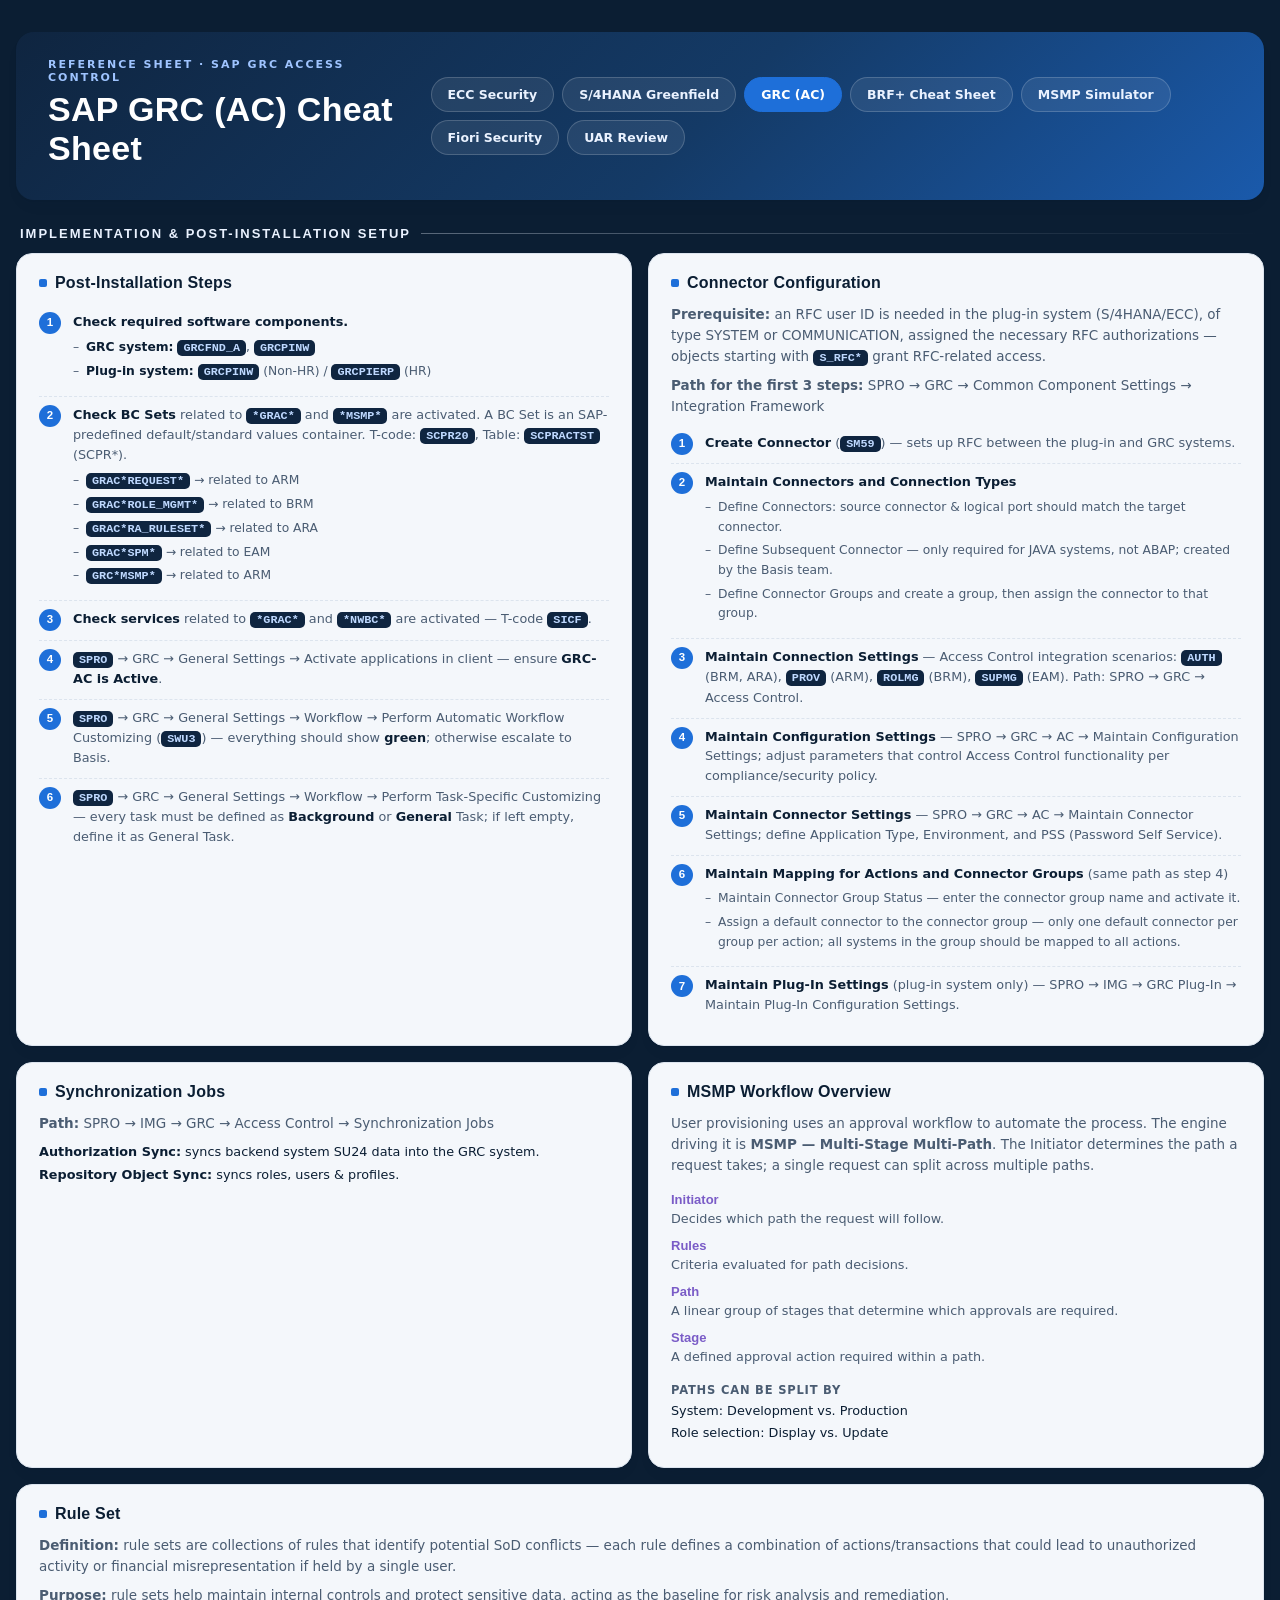
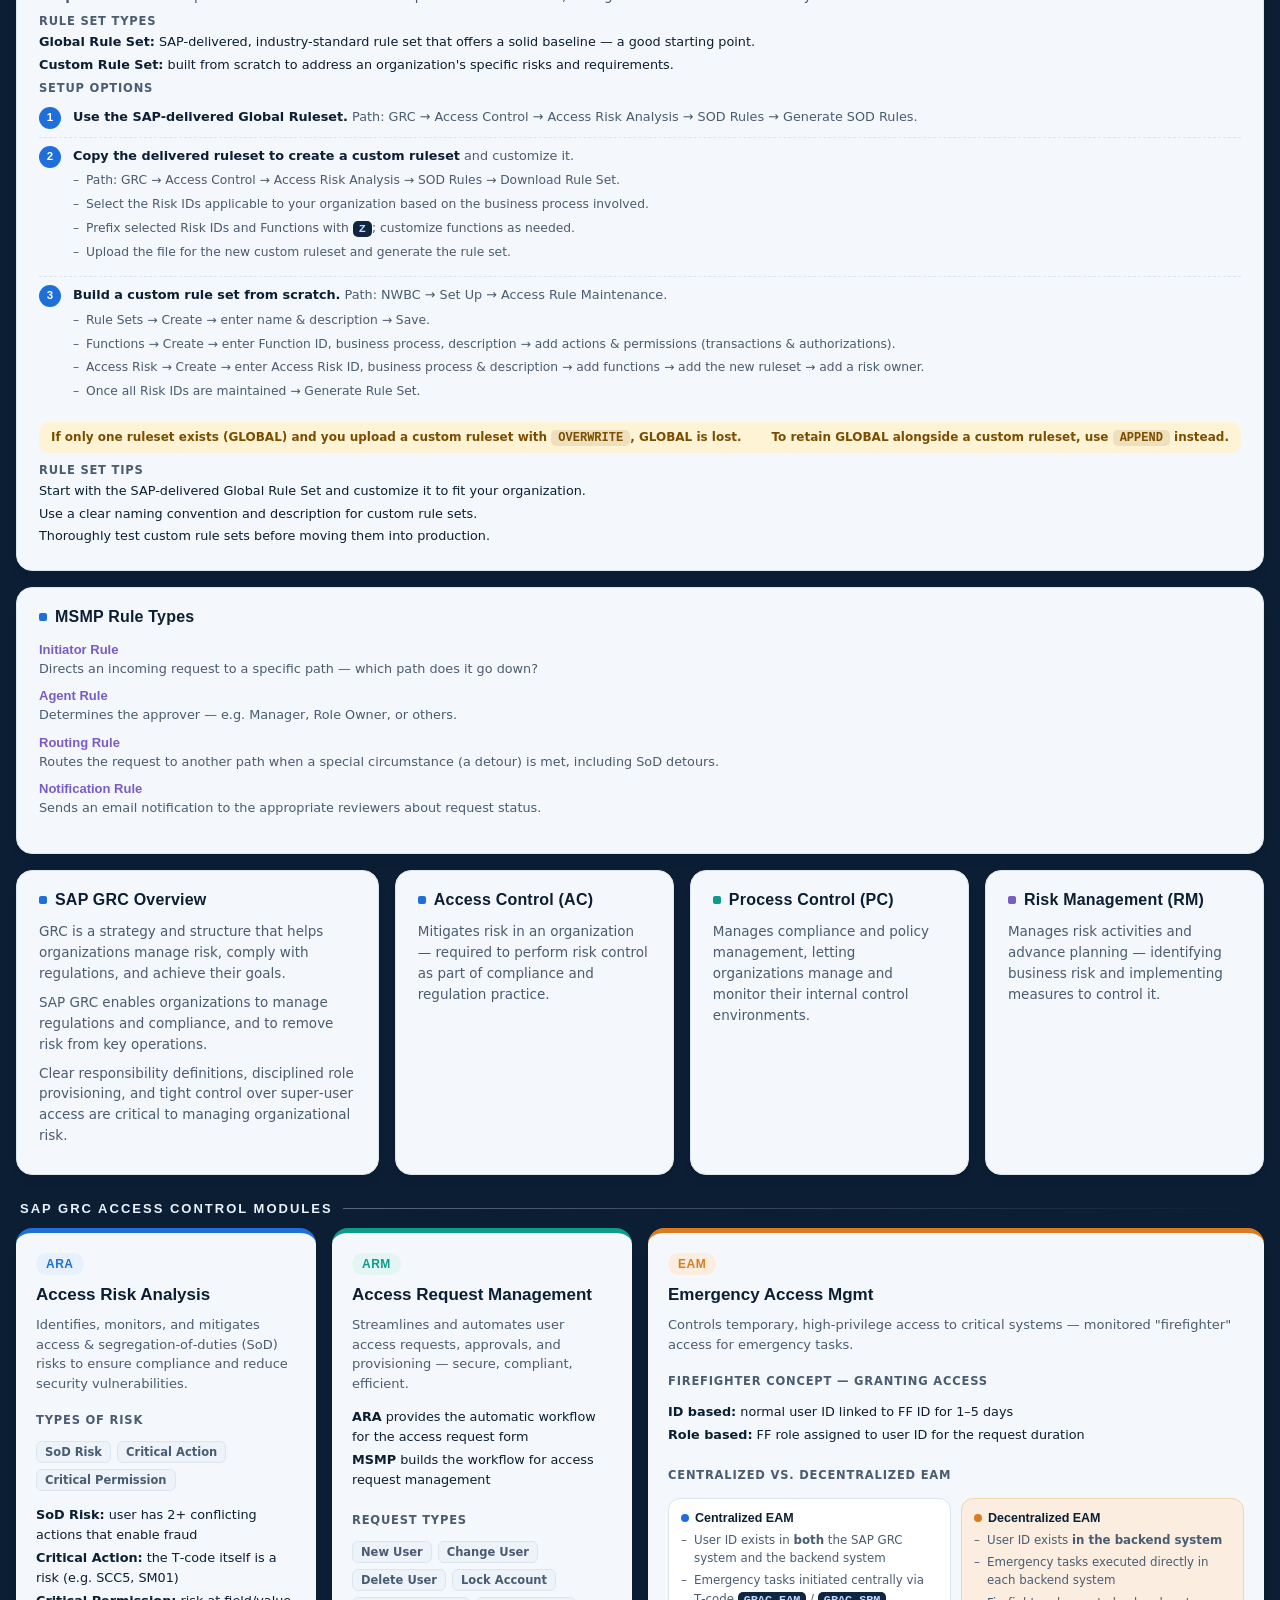
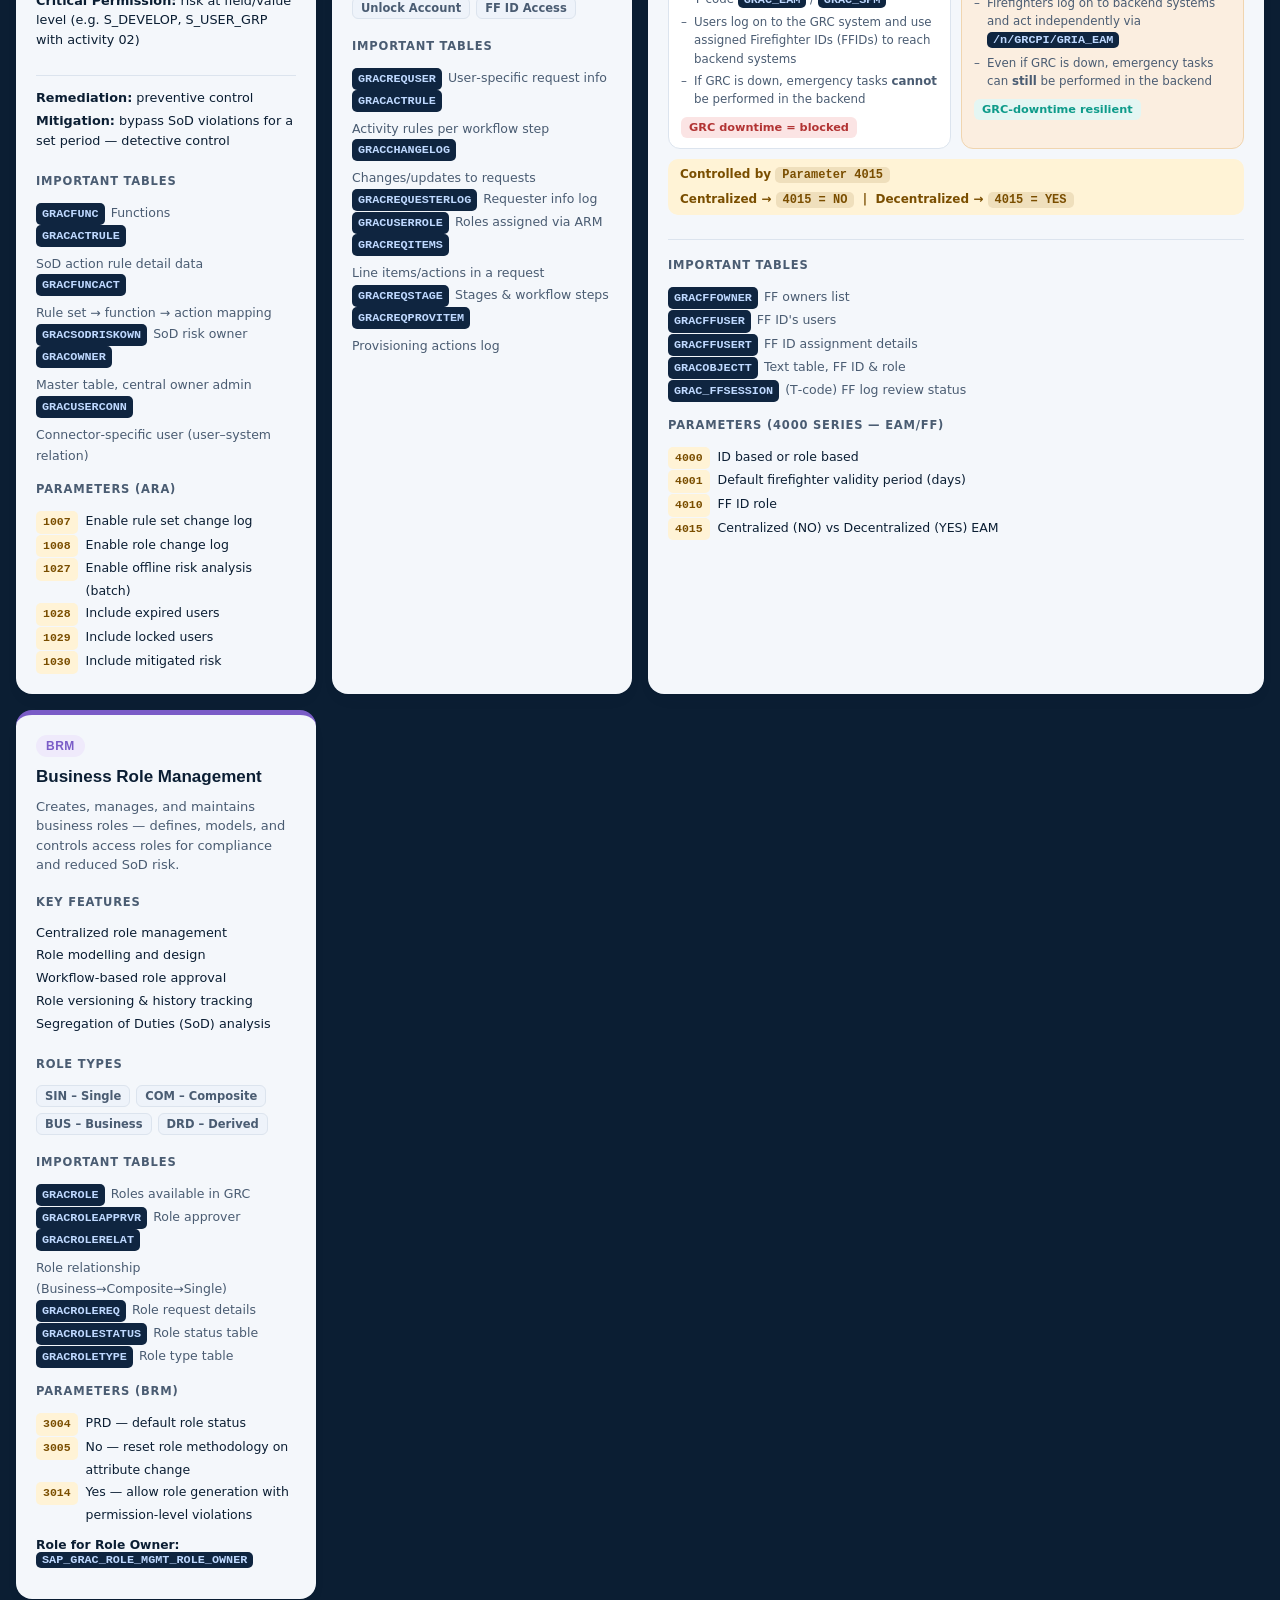
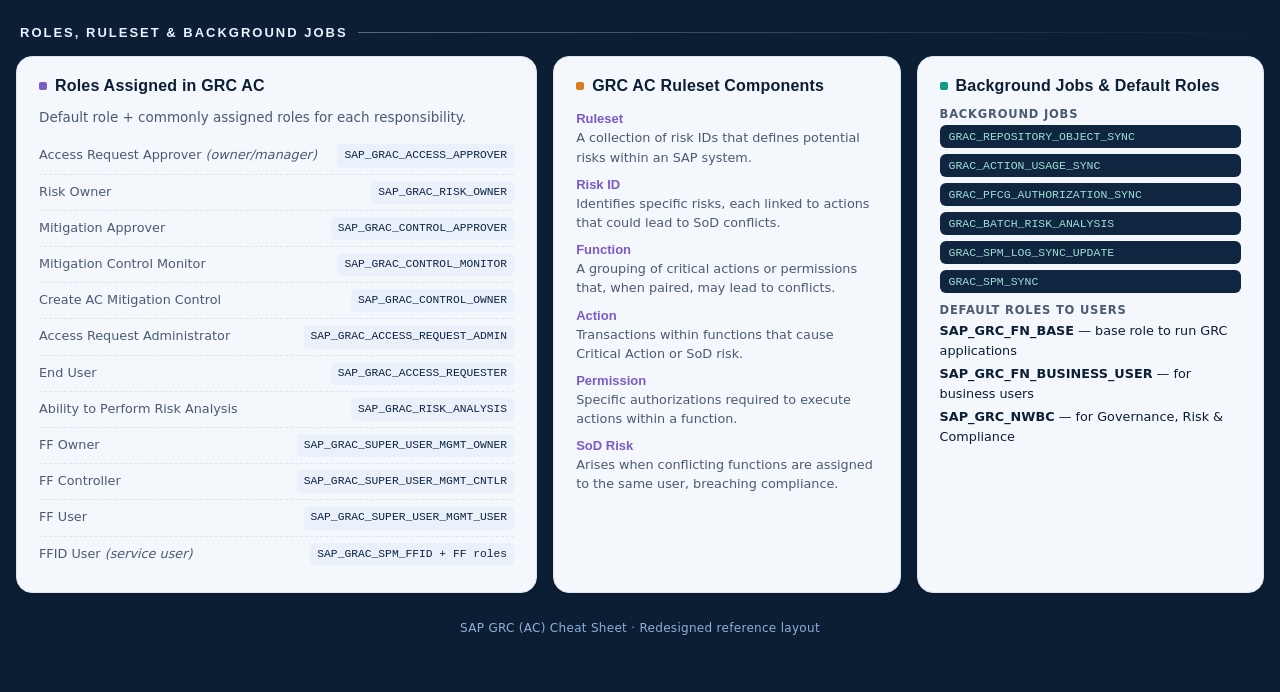
<file: grc.html>
<!DOCTYPE html>
<html lang="en">
<head>
<meta charset="UTF-8">
<meta name="viewport" content="width=device-width, initial-scale=1.0">
<title>SAP GRC (AC) Cheat Sheet</title>
<link rel="icon" href="favicon.svg" type="image/svg+xml">
<meta name="theme-color" content="#0B1E33">
<link rel="stylesheet" href="css/grc.css">
<link rel="stylesheet" href="css/nav-mobile.css">
</head>
<body>
<div class="sheet">

  <!-- Header -->
  <div class="masthead">
    <div class="title-block">
      <span class="eyebrow">Reference Sheet · SAP GRC Access Control</span>
      <h1>SAP GRC (AC) Cheat Sheet</h1>
    </div>
    <nav class="nav-links" aria-label="Main navigation">
      <a href="ecc.html">ECC Security</a>
      <a href="greenfrield.html">S/4HANA Greenfield</a>
      <a href="grc.html" class="active">GRC (AC)</a>
      <a href="brfplus.html">BRF+ Cheat Sheet</a>
      <a href="msmp.html">MSMP Simulator</a>
      <a href="fiori.html">Fiori Security</a>
      <a href="uar.html">UAR Review</a>
    </nav>
  </div>

  <!-- ============================================================ -->
  <!-- NEW: Post-Installation, Connector Config, Sync Jobs, Ruleset -->
  <!-- ============================================================ -->
  <div class="section-title">Implementation &amp; Post-Installation Setup</div>

  <div class="row2">
    <div class="panel">
      <h2>Post-Installation Steps</h2>
      <ol class="flow">
        <li><b>Check required software components.</b>
          <ul class="sub-list">
            <li><b>GRC system:</b> <code class="tbl">GRCFND_A</code>, <code class="tbl">GRCPINW</code></li>
            <li><b>Plug-in system:</b> <code class="tbl">GRCPINW</code> (Non-HR) / <code class="tbl">GRCPIERP</code> (HR)</li>
          </ul>
        </li>
        <li><b>Check BC Sets</b> related to <code class="tbl">*GRAC*</code> and <code class="tbl">*MSMP*</code> are activated. A BC Set is an SAP-predefined default/standard values container. T-code: <code class="tbl">SCPR20</code>, Table: <code class="tbl">SCPRACTST</code> (SCPR*).
          <ul class="sub-list">
            <li><code class="tbl">GRAC*REQUEST*</code> → related to ARM</li>
            <li><code class="tbl">GRAC*ROLE_MGMT*</code> → related to BRM</li>
            <li><code class="tbl">GRAC*RA_RULESET*</code> → related to ARA</li>
            <li><code class="tbl">GRAC*SPM*</code> → related to EAM</li>
            <li><code class="tbl">GRC*MSMP*</code> → related to ARM</li>
          </ul>
        </li>
        <li><b>Check services</b> related to <code class="tbl">*GRAC*</code> and <code class="tbl">*NWBC*</code> are activated &mdash; T-code <code class="tbl">SICF</code>.</li>
        <li><code class="tbl">SPRO</code> → GRC → General Settings → Activate applications in client &mdash; ensure <b>GRC-AC is Active</b>.</li>
        <li><code class="tbl">SPRO</code> → GRC → General Settings → Workflow → Perform Automatic Workflow Customizing (<code class="tbl">SWU3</code>) &mdash; everything should show <b>green</b>; otherwise escalate to Basis.</li>
        <li><code class="tbl">SPRO</code> → GRC → General Settings → Workflow → Perform Task-Specific Customizing &mdash; every task must be defined as <b>Background</b> or <b>General</b> Task; if left empty, define it as General Task.</li>
      </ol>
    </div>

    <div class="panel">
      <h2>Connector Configuration</h2>
      <p><b>Prerequisite:</b> an RFC user ID is needed in the plug-in system (S/4HANA/ECC), of type SYSTEM or COMMUNICATION, assigned the necessary RFC authorizations &mdash; objects starting with <code class="tbl">S_RFC*</code> grant RFC-related access.</p>
      <p><b>Path for the first 3 steps:</b> SPRO → GRC → Common Component Settings → Integration Framework</p>
      <ol class="flow">
        <li><b>Create Connector</b> (<code class="tbl">SM59</code>) &mdash; sets up RFC between the plug-in and GRC systems.</li>
        <li><b>Maintain Connectors and Connection Types</b>
          <ul class="sub-list">
            <li>Define Connectors: source connector &amp; logical port should match the target connector.</li>
            <li>Define Subsequent Connector &mdash; only required for JAVA systems, not ABAP; created by the Basis team.</li>
            <li>Define Connector Groups and create a group, then assign the connector to that group.</li>
          </ul>
        </li>
        <li><b>Maintain Connection Settings</b> &mdash; Access Control integration scenarios: <code class="tbl">AUTH</code> (BRM, ARA), <code class="tbl">PROV</code> (ARM), <code class="tbl">ROLMG</code> (BRM), <code class="tbl">SUPMG</code> (EAM). Path: SPRO → GRC → Access Control.</li>
        <li><b>Maintain Configuration Settings</b> &mdash; SPRO → GRC → AC → Maintain Configuration Settings; adjust parameters that control Access Control functionality per compliance/security policy.</li>
        <li><b>Maintain Connector Settings</b> &mdash; SPRO → GRC → AC → Maintain Connector Settings; define Application Type, Environment, and PSS (Password Self Service).</li>
        <li><b>Maintain Mapping for Actions and Connector Groups</b> (same path as step 4)
          <ul class="sub-list">
            <li>Maintain Connector Group Status &mdash; enter the connector group name and activate it.</li>
            <li>Assign a default connector to the connector group &mdash; only one default connector per group per action; all systems in the group should be mapped to all actions.</li>
          </ul>
        </li>
        <li><b>Maintain Plug-In Settings</b> (plug-in system only) &mdash; SPRO → IMG → GRC Plug-In → Maintain Plug-In Configuration Settings.</li>
      </ol>
    </div>
  </div>

  <div class="row2">
    <div class="panel">
      <h2>Synchronization Jobs</h2>
      <p><b>Path:</b> SPRO → IMG → GRC → Access Control → Synchronization Jobs</p>
      <ul class="kv-list">
        <li><b>Authorization Sync:</b> syncs backend system SU24 data into the GRC system.</li>
        <li><b>Repository Object Sync:</b> syncs roles, users &amp; profiles.</li>
      </ul>
    </div>

    <div class="panel">
      <h2>MSMP Workflow Overview</h2>
      <p>User provisioning uses an approval workflow to automate the process. The engine driving it is <b>MSMP &mdash; Multi-Stage Multi-Path</b>. The Initiator determines the path a request takes; a single request can split across multiple paths.</p>
      <dl class="glossary">
        <dt>Initiator</dt><dd>Decides which path the request will follow.</dd>
        <dt>Rules</dt><dd>Criteria evaluated for path decisions.</dd>
        <dt>Path</dt><dd>A linear group of stages that determine which approvals are required.</dd>
        <dt>Stage</dt><dd>A defined approval action required within a path.</dd>
      </dl>
      <div class="subhead">Paths can be split by</div>
      <ul class="kv-list">
        <li>System: Development vs. Production</li>
        <li>Role selection: Display vs. Update</li>
      </ul>
    </div>
  </div>

  <div class="row1">
    <div class="panel">
      <h2>Rule Set</h2>
      <p><b>Definition:</b> rule sets are collections of rules that identify potential SoD conflicts &mdash; each rule defines a combination of actions/transactions that could lead to unauthorized activity or financial misrepresentation if held by a single user.</p>
      <p><b>Purpose:</b> rule sets help maintain internal controls and protect sensitive data, acting as the baseline for risk analysis and remediation.</p>

      <div class="subhead">Rule Set Types</div>
      <ul class="kv-list">
        <li><b>Global Rule Set:</b> SAP-delivered, industry-standard rule set that offers a solid baseline &mdash; a good starting point.</li>
        <li><b>Custom Rule Set:</b> built from scratch to address an organization's specific risks and requirements.</li>
      </ul>

      <div class="subhead">Setup Options</div>
      <ol class="flow">
        <li><b>Use the SAP-delivered Global Ruleset.</b> Path: GRC → Access Control → Access Risk Analysis → SOD Rules → Generate SOD Rules.</li>
        <li><b>Copy the delivered ruleset to create a custom ruleset</b> and customize it.
          <ul class="sub-list">
            <li>Path: GRC → Access Control → Access Risk Analysis → SOD Rules → Download Rule Set.</li>
            <li>Select the Risk IDs applicable to your organization based on the business process involved.</li>
            <li>Prefix selected Risk IDs and Functions with <code class="tbl">Z</code>; customize functions as needed.</li>
            <li>Upload the file for the new custom ruleset and generate the rule set.</li>
          </ul>
        </li>
        <li><b>Build a custom rule set from scratch.</b> Path: NWBC → Set Up → Access Rule Maintenance.
          <ul class="sub-list">
            <li>Rule Sets → Create → enter name &amp; description → Save.</li>
            <li>Functions → Create → enter Function ID, business process, description → add actions &amp; permissions (transactions &amp; authorizations).</li>
            <li>Access Risk → Create → enter Access Risk ID, business process &amp; description → add functions → add the new ruleset → add a risk owner.</li>
            <li>Once all Risk IDs are maintained → Generate Rule Set.</li>
          </ul>
        </li>
      </ol>

      <div class="param-callout" style="margin-top:6px;">
        <span>If only one ruleset exists (GLOBAL) and you upload a custom ruleset with <code>OVERWRITE</code>, GLOBAL is lost.</span>
        <span>To retain GLOBAL alongside a custom ruleset, use <code>APPEND</code> instead.</span>
      </div>

      <div class="subhead" style="margin-top:10px;">Rule Set Tips</div>
      <ul class="kv-list">
        <li>Start with the SAP-delivered Global Rule Set and customize it to fit your organization.</li>
        <li>Use a clear naming convention and description for custom rule sets.</li>
        <li>Thoroughly test custom rule sets before moving them into production.</li>
      </ul>
    </div>
  </div>

  <div class="row1">
    <div class="panel">
      <h2>MSMP Rule Types</h2>
      <dl class="glossary">
        <dt>Initiator Rule</dt><dd>Directs an incoming request to a specific path &mdash; which path does it go down?</dd>
        <dt>Agent Rule</dt><dd>Determines the approver &mdash; e.g. Manager, Role Owner, or others.</dd>
        <dt>Routing Rule</dt><dd>Routes the request to another path when a special circumstance (a detour) is met, including SoD detours.</dd>
        <dt>Notification Rule</dt><dd>Sends an email notification to the appropriate reviewers about request status.</dd>
      </dl>
    </div>
  </div>

  <!-- ============================================================ -->
  <!-- Overview + Module summary (existing content) -->
  <!-- ============================================================ -->
  <div class="top-row">
    <div class="panel">
      <h2>SAP GRC Overview</h2>
      <p>GRC is a strategy and structure that helps organizations manage risk, comply with regulations, and achieve their goals.</p>
      <p>SAP GRC enables organizations to manage regulations and compliance, and to remove risk from key operations.</p>
      <p>Clear responsibility definitions, disciplined role provisioning, and tight control over super‑user access are critical to managing organizational risk.</p>
    </div>
    <div class="panel">
      <h2>Access Control (AC)</h2>
      <p>Mitigates risk in an organization &mdash; required to perform risk control as part of compliance and regulation practice.</p>
    </div>
    <div class="panel">
      <h2>Process Control (PC)</h2>
      <p>Manages compliance and policy management, letting organizations manage and monitor their internal control environments.</p>
    </div>
    <div class="panel">
      <h2>Risk Management (RM)</h2>
      <p>Manages risk activities and advance planning &mdash; identifying business risk and implementing measures to control it.</p>
    </div>
  </div>

  <!-- AC Modules -->
  <div class="section-title">SAP GRC Access Control Modules</div>
  <div class="module-grid">

    <!-- ARA -->
    <div class="module-card ara">
      <span class="badge">ARA</span>
      <h3>Access Risk Analysis</h3>
      <p class="desc">Identifies, monitors, and mitigates access &amp; segregation‑of‑duties (SoD) risks to ensure compliance and reduce security vulnerabilities.</p>

      <div class="subhead">Types of risk</div>
      <div class="pill-row">
        <span class="pill">SoD Risk</span><span class="pill">Critical Action</span><span class="pill">Critical Permission</span>
      </div>
      <ul class="kv-list">
        <li><b>SoD Risk:</b> user has 2+ conflicting actions that enable fraud</li>
        <li><b>Critical Action:</b> the T‑code itself is a risk (e.g. SCC5, SM01)</li>
        <li><b>Critical Permission:</b> risk at field/value level (e.g. S_DEVELOP, S_USER_GRP with activity 02)</li>
      </ul>
      <div class="divider"></div>
      <ul class="kv-list">
        <li><b>Remediation:</b> preventive control</li>
        <li><b>Mitigation:</b> bypass SoD violations for a set period &mdash; detective control</li>
      </ul>

      <div class="subhead">Important tables</div>
      <ul class="table-list">
        <li><code class="tbl">GRACFUNC</code> Functions</li>
        <li><code class="tbl">GRACACTRULE</code> SoD action rule detail data</li>
        <li><code class="tbl">GRACFUNCACT</code> Rule set → function → action mapping</li>
        <li><code class="tbl">GRACSODRISKOWN</code> SoD risk owner</li>
        <li><code class="tbl">GRACOWNER</code> Master table, central owner admin</li>
        <li><code class="tbl">GRACUSERCONN</code> Connector‑specific user (user–system relation)</li>
      </ul>

      <div class="subhead">Parameters (ARA)</div>
      <ul class="param-list">
        <li><span class="param-num">1007</span> Enable rule set change log</li>
        <li><span class="param-num">1008</span> Enable role change log</li>
        <li><span class="param-num">1027</span> Enable offline risk analysis (batch)</li>
        <li><span class="param-num">1028</span> Include expired users</li>
        <li><span class="param-num">1029</span> Include locked users</li>
        <li><span class="param-num">1030</span> Include mitigated risk</li>
      </ul>
    </div>

    <!-- ARM -->
    <div class="module-card arm">
      <span class="badge">ARM</span>
      <h3>Access Request Management</h3>
      <p class="desc">Streamlines and automates user access requests, approvals, and provisioning &mdash; secure, compliant, efficient.</p>

      <ul class="kv-list">
        <li><b>ARA</b> provides the automatic workflow for the access request form</li>
        <li><b>MSMP</b> builds the workflow for access request management</li>
      </ul>

      <div class="subhead">Request types</div>
      <div class="pill-row">
        <span class="pill">New User</span><span class="pill">Change User</span><span class="pill">Delete User</span>
        <span class="pill">Lock Account</span><span class="pill">Unlock Account</span><span class="pill">FF ID Access</span>
      </div>

      <div class="subhead">Important tables</div>
      <ul class="table-list">
        <li><code class="tbl">GRACREQUSER</code> User‑specific request info</li>
        <li><code class="tbl">GRACACTRULE</code> Activity rules per workflow step</li>
        <li><code class="tbl">GRACCHANGELOG</code> Changes/updates to requests</li>
        <li><code class="tbl">GRACREQUESTERLOG</code> Requester info log</li>
        <li><code class="tbl">GRACUSERROLE</code> Roles assigned via ARM</li>
        <li><code class="tbl">GRACREQITEMS</code> Line items/actions in a request</li>
        <li><code class="tbl">GRACREQSTAGE</code> Stages &amp; workflow steps</li>
        <li><code class="tbl">GRACREQPROVITEM</code> Provisioning actions log</li>
      </ul>
    </div>

    <!-- EAM -->
    <div class="module-card eam" style="grid-column: span 2;">
      <span class="badge">EAM</span>
      <h3>Emergency Access Mgmt</h3>
      <p class="desc">Controls temporary, high‑privilege access to critical systems &mdash; monitored "firefighter" access for emergency tasks.</p>

      <div class="subhead">Firefighter concept &mdash; granting access</div>
      <ul class="kv-list">
        <li><b>ID based:</b> normal user ID linked to FF ID for 1&ndash;5 days</li>
        <li><b>Role based:</b> FF role assigned to user ID for the request duration</li>
      </ul>

      <div class="subhead">Centralized vs. Decentralized EAM</div>
      <div class="compare-box">
        <div class="compare-col central">
          <div class="compare-head"><span class="compare-dot"></span>Centralized EAM</div>
          <ul>
            <li>User ID exists in <b>both</b> the SAP GRC system and the backend system</li>
            <li>Emergency tasks initiated centrally via T‑code <code class="tbl">GRAC_EAM</code> / <code class="tbl">GRAC_SPM</code></li>
            <li>Users log on to the GRC system and use assigned Firefighter IDs (FFIDs) to reach backend systems</li>
            <li>If GRC is down, emergency tasks <b>cannot</b> be performed in the backend</li>
          </ul>
          <span class="compare-flag warn">GRC downtime = blocked</span>
        </div>
        <div class="compare-col decentral">
          <div class="compare-head"><span class="compare-dot"></span>Decentralized EAM</div>
          <ul>
            <li>User ID exists <b>in the backend system</b></li>
            <li>Emergency tasks executed directly in each backend system</li>
            <li>Firefighters log on to backend systems and act independently via <code class="tbl">/n/GRCPI/GRIA_EAM</code></li>
            <li>Even if GRC is down, emergency tasks can <b>still</b> be performed in the backend</li>
          </ul>
          <span class="compare-flag ok">GRC‑downtime resilient</span>
        </div>
        <div class="param-callout">
          <span>Controlled by <code>Parameter 4015</code></span>
          <span>Centralized → <code>4015 = NO</code> &nbsp;|&nbsp; Decentralized → <code>4015 = YES</code></span>
        </div>
      </div>

      <div class="divider"></div>

      <div class="subhead">Important tables</div>
      <ul class="table-list">
        <li><code class="tbl">GRACFFOWNER</code> FF owners list</li>
        <li><code class="tbl">GRACFFUSER</code> FF ID's users</li>
        <li><code class="tbl">GRACFFUSERT</code> FF ID assignment details</li>
        <li><code class="tbl">GRACOBJECTT</code> Text table, FF ID &amp; role</li>
        <li><code class="tbl">GRAC_FFSESSION</code> (T‑code) FF log review status</li>
      </ul>

      <div class="subhead">Parameters (4000 series &mdash; EAM/FF)</div>
      <ul class="param-list">
        <li><span class="param-num">4000</span> ID based or role based</li>
        <li><span class="param-num">4001</span> Default firefighter validity period (days)</li>
        <li><span class="param-num">4010</span> FF ID role</li>
        <li><span class="param-num">4015</span> Centralized (NO) vs Decentralized (YES) EAM</li>
      </ul>
    </div>

    <!-- BRM -->
    <div class="module-card brm">
      <span class="badge">BRM</span>
      <h3>Business Role Management</h3>
      <p class="desc">Creates, manages, and maintains business roles &mdash; defines, models, and controls access roles for compliance and reduced SoD risk.</p>

      <div class="subhead">Key features</div>
      <ul class="kv-list">
        <li>Centralized role management</li>
        <li>Role modelling and design</li>
        <li>Workflow‑based role approval</li>
        <li>Role versioning &amp; history tracking</li>
        <li>Segregation of Duties (SoD) analysis</li>
      </ul>

      <div class="subhead">Role types</div>
      <div class="pill-row">
        <span class="pill">SIN – Single</span><span class="pill">COM – Composite</span>
        <span class="pill">BUS – Business</span><span class="pill">DRD – Derived</span>
      </div>

      <div class="subhead">Important tables</div>
      <ul class="table-list">
        <li><code class="tbl">GRACROLE</code> Roles available in GRC</li>
        <li><code class="tbl">GRACROLEAPPRVR</code> Role approver</li>
        <li><code class="tbl">GRACROLERELAT</code> Role relationship (Business→Composite→Single)</li>
        <li><code class="tbl">GRACROLEREQ</code> Role request details</li>
        <li><code class="tbl">GRACROLESTATUS</code> Role status table</li>
        <li><code class="tbl">GRACROLETYPE</code> Role type table</li>
      </ul>

      <div class="subhead">Parameters (BRM)</div>
      <ul class="param-list">
        <li><span class="param-num">3004</span> PRD &mdash; default role status</li>
        <li><span class="param-num">3005</span> No &mdash; reset role methodology on attribute change</li>
        <li><span class="param-num">3014</span> Yes &mdash; allow role generation with permission‑level violations</li>
      </ul>
      <p style="font-size:12.3px; margin-top:2px;"><b>Role for Role Owner:</b> <code class="tbl">SAP_GRAC_ROLE_MGMT_ROLE_OWNER</code></p>
    </div>
  </div>

  <!-- Bottom row -->
  <div class="section-title">Roles, Ruleset &amp; Background Jobs</div>
  <div class="bottom-row">

    <div class="panel">
      <h2>Roles Assigned in GRC AC</h2>
      <p style="margin-bottom:10px;">Default role + commonly assigned roles for each responsibility.</p>
      <ul class="role-list">
        <li><span class="role-name">Access Request Approver <em>(owner/manager)</em></span><span class="role-code">SAP_GRAC_ACCESS_APPROVER</span></li>
        <li><span class="role-name">Risk Owner</span><span class="role-code">SAP_GRAC_RISK_OWNER</span></li>
        <li><span class="role-name">Mitigation Approver</span><span class="role-code">SAP_GRAC_CONTROL_APPROVER</span></li>
        <li><span class="role-name">Mitigation Control Monitor</span><span class="role-code">SAP_GRAC_CONTROL_MONITOR</span></li>
        <li><span class="role-name">Create AC Mitigation Control</span><span class="role-code">SAP_GRAC_CONTROL_OWNER</span></li>
        <li><span class="role-name">Access Request Administrator</span><span class="role-code">SAP_GRAC_ACCESS_REQUEST_ADMIN</span></li>
        <li><span class="role-name">End User</span><span class="role-code">SAP_GRAC_ACCESS_REQUESTER</span></li>
        <li><span class="role-name">Ability to Perform Risk Analysis</span><span class="role-code">SAP_GRAC_RISK_ANALYSIS</span></li>
        <li><span class="role-name">FF Owner</span><span class="role-code">SAP_GRAC_SUPER_USER_MGMT_OWNER</span></li>
        <li><span class="role-name">FF Controller</span><span class="role-code">SAP_GRAC_SUPER_USER_MGMT_CNTLR</span></li>
        <li><span class="role-name">FF User</span><span class="role-code">SAP_GRAC_SUPER_USER_MGMT_USER</span></li>
        <li><span class="role-name">FFID User <em>(service user)</em></span><span class="role-code">SAP_GRAC_SPM_FFID + FF roles</span></li>
      </ul>
    </div>

    <div class="panel">
      <h2>GRC AC Ruleset Components</h2>
      <dl class="glossary">
        <dt>Ruleset</dt><dd>A collection of risk IDs that defines potential risks within an SAP system.</dd>
        <dt>Risk ID</dt><dd>Identifies specific risks, each linked to actions that could lead to SoD conflicts.</dd>
        <dt>Function</dt><dd>A grouping of critical actions or permissions that, when paired, may lead to conflicts.</dd>
        <dt>Action</dt><dd>Transactions within functions that cause Critical Action or SoD risk.</dd>
        <dt>Permission</dt><dd>Specific authorizations required to execute actions within a function.</dd>
        <dt>SoD Risk</dt><dd>Arises when conflicting functions are assigned to the same user, breaching compliance.</dd>
      </dl>
    </div>

    <div class="panel">
      <h2>Background Jobs &amp; Default Roles</h2>
      <div class="subhead">Background jobs</div>
      <ul class="job-list">
        <li>GRAC_REPOSITORY_OBJECT_SYNC</li>
        <li>GRAC_ACTION_USAGE_SYNC</li>
        <li>GRAC_PFCG_AUTHORIZATION_SYNC</li>
        <li>GRAC_BATCH_RISK_ANALYSIS</li>
        <li>GRAC_SPM_LOG_SYNC_UPDATE</li>
        <li>GRAC_SPM_SYNC</li>
      </ul>
      <div class="subhead">Default roles to users</div>
      <ul class="kv-list">
        <li><b>SAP_GRC_FN_BASE</b> &mdash; base role to run GRC applications</li>
        <li><b>SAP_GRC_FN_BUSINESS_USER</b> &mdash; for business users</li>
        <li><b>SAP_GRC_NWBC</b> &mdash; for Governance, Risk &amp; Compliance</li>
      </ul>
    </div>
  </div>

  <footer>SAP GRC (AC) Cheat Sheet · Redesigned reference layout</footer>
</div>
<script src="js/nav-mobile.js"></script>
</body>
</html>
</file>
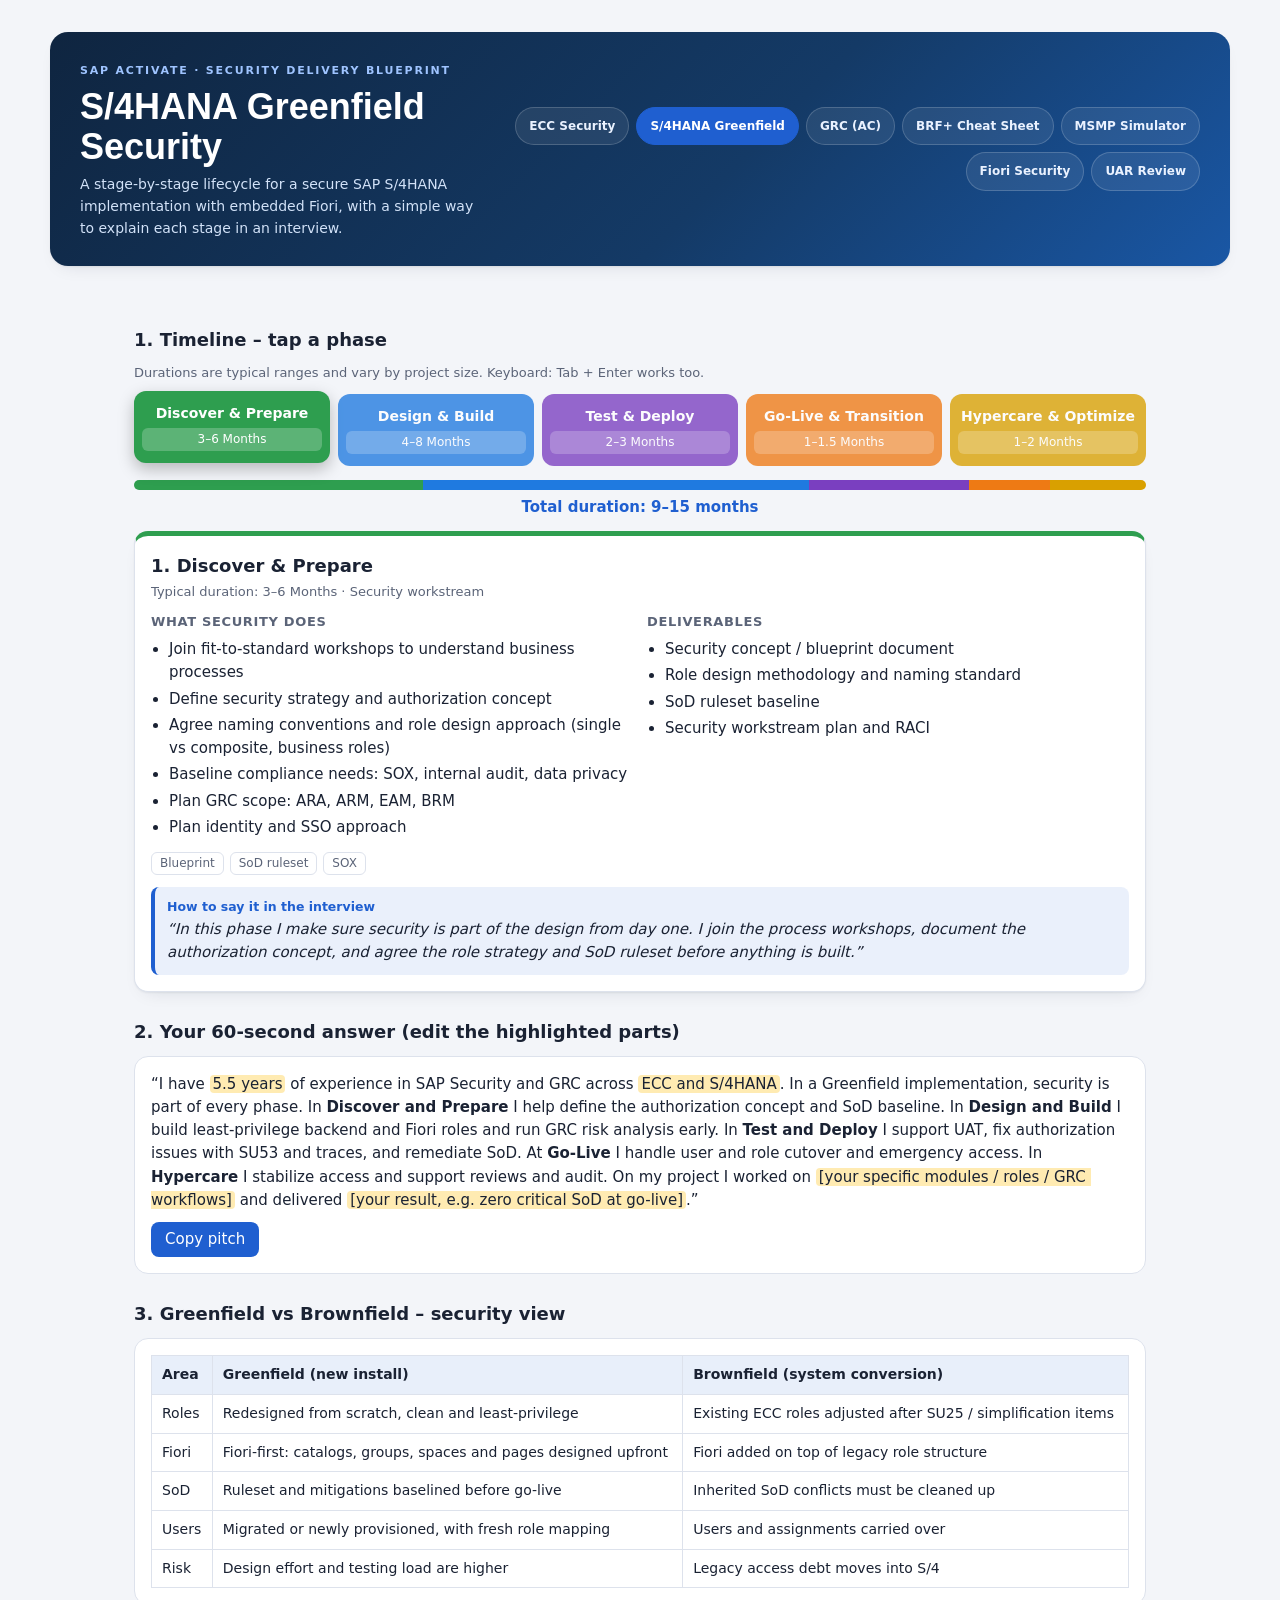
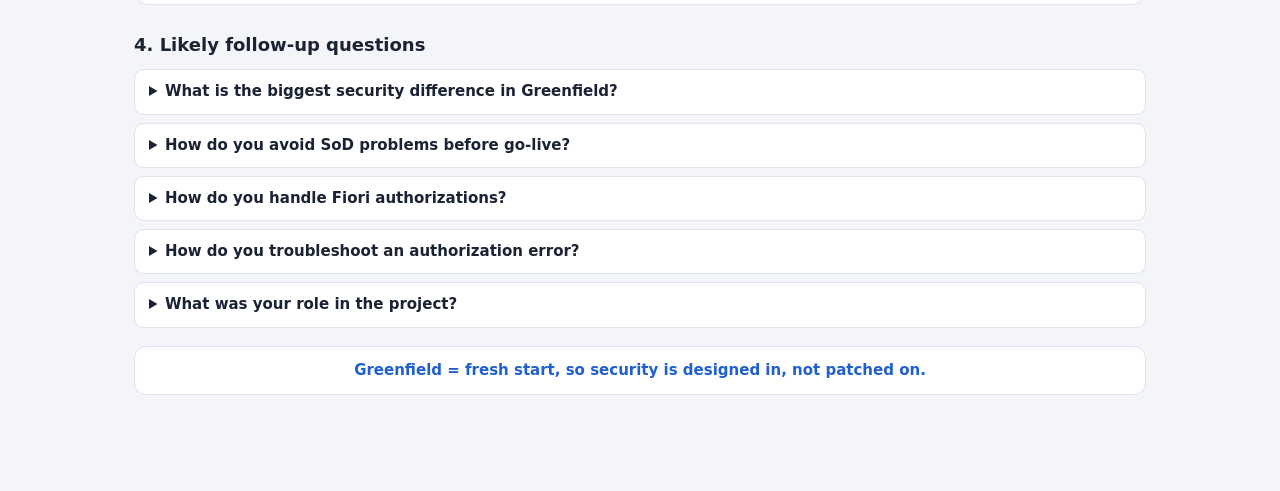
<file: greenfrield.html>
<!DOCTYPE html>
<html lang="en">
<head>
<meta charset="UTF-8">
<meta name="viewport" content="width=device-width, initial-scale=1.0">
<title>SAP S/4HANA Greenfield Security Lifecycle</title>
<meta name="description" content="A practical SAP Activate security blueprint for a greenfield S/4HANA implementation with embedded Fiori, from project preparation through post-go-live operations, with simple interview answers.">
<meta name="theme-color" content="#0B1E33">
<link rel="icon" href="favicon.svg" type="image/svg+xml">
<link rel="stylesheet" href="css/greenfield.css">
</head>
<body>
<div class="sheet">
  <header class="masthead">
    <div class="title-block">
      <span class="eyebrow">SAP Activate · Security Delivery Blueprint</span>
      <h1>S/4HANA Greenfield Security</h1>
      <p class="subtitle">A stage-by-stage lifecycle for a secure SAP S/4HANA implementation with embedded Fiori, with a simple way to explain each stage in an interview.</p>
    </div>
    <nav class="nav-links" aria-label="Main navigation">
      <a href="ecc.html">ECC Security</a>
      <a href="greenfrield.html" class="active" aria-current="page">S/4HANA Greenfield</a>
      <a href="grc.html">GRC (AC)</a>
      <a href="brfplus.html">BRF+ Cheat Sheet</a>
      <a href="msmp.html">MSMP Simulator</a>
      <a href="fiori.html">Fiori Security</a>
      <a href="uar.html">UAR Review</a>
    </nav>
  </header>

  <main>
<div class="wrap">
  <h2 id="timeline">1. Timeline – tap a phase</h2>
  <p class="hint">Durations are typical ranges and vary by project size. Keyboard: Tab + Enter works too.</p>
  <div class="phases" id="phases"></div>
  <div class="bar" id="bar"></div>
  <div class="total">Total duration: 9–15 months</div>
  <div class="panel" id="panel" aria-live="polite"></div>

  <h2 id="interview-pitch">2. Your 60-second answer (edit the highlighted parts)</h2>
  <div class="card">
    <div class="pitch" id="pitch" contenteditable="true" spellcheck="false"></div>
    <button class="act" id="copy">Copy pitch</button>
  </div>

  <h2 id="comparison">3. Greenfield vs Brownfield – security view</h2>
  <div class="card scroll">
    <table>
      <tr><th>Area</th><th>Greenfield (new install)</th><th>Brownfield (system conversion)</th></tr>
      <tr><td>Roles</td><td>Redesigned from scratch, clean and least-privilege</td><td>Existing ECC roles adjusted after SU25 / simplification items</td></tr>
      <tr><td>Fiori</td><td>Fiori-first: catalogs, groups, spaces and pages designed upfront</td><td>Fiori added on top of legacy role structure</td></tr>
      <tr><td>SoD</td><td>Ruleset and mitigations baselined before go-live</td><td>Inherited SoD conflicts must be cleaned up</td></tr>
      <tr><td>Users</td><td>Migrated or newly provisioned, with fresh role mapping</td><td>Users and assignments carried over</td></tr>
      <tr><td>Risk</td><td>Design effort and testing load are higher</td><td>Legacy access debt moves into S/4</td></tr>
    </table>
  </div>

  <h2>4. Likely follow-up questions</h2>
  <div id="qa"></div>

  <div class="foot">Greenfield = fresh start, so security is designed in, not patched on.</div>
</div>
</main>

<script>
const P=[
{n:"Discover & Prepare",d:"3–6 Months",c:"#2e9e4f",
 do:["Join fit-to-standard workshops to understand business processes","Define security strategy and authorization concept","Agree naming conventions and role design approach (single vs composite, business roles)","Baseline compliance needs: SOX, internal audit, data privacy","Plan GRC scope: ARA, ARM, EAM, BRM","Plan identity and SSO approach"],
 out:["Security concept / blueprint document","Role design methodology and naming standard","SoD ruleset baseline","Security workstream plan and RACI"],
 say:"In this phase I make sure security is part of the design from day one. I join the process workshops, document the authorization concept, and agree the role strategy and SoD ruleset before anything is built.",
 tags:["Blueprint","SoD ruleset","SOX"]},
{n:"Design & Build",d:"4–8 Months",c:"#1f7ae0",
 do:["Build backend roles in PFCG and maintain SU24 proposals","Design Fiori catalogs, groups, spaces and pages","Activate and secure OData services (/IWFND, /IWBEP)","Run GRC ARA risk analysis on designed roles before release","Configure GRC workflows (ARM) and Firefighter (EAM) setup","Set basic security parameters, SNC / SSO, table logging"],
 out:["Role matrix and role-to-process mapping","Fiori role / catalog mapping","GRC configuration and workflows","Dev and config access control rules"],
 say:"I build the roles to least-privilege, keep the Fiori catalog and backend authorizations aligned, and run SoD simulation in GRC at design time, so conflicts are fixed before testing instead of after go-live.",
 tags:["PFCG","SU24","Fiori","GRC ARA"]},
{n:"Test & Deploy",d:"2–3 Months",c:"#7a3fc0",
 do:["Support UAT and integration tests with role-based test users","Troubleshoot missing authorizations using SU53, ST01 and STAUTHTRACE","Positive and negative testing of roles","Remediate SoD violations or assign mitigating controls","Get role owner and business sign-off","Transport and validate roles through the landscape"],
 out:["Role test evidence","SoD remediation / mitigation report","Signed-off role-to-user mapping","Updated roles after defects"],
 say:"During UAT I handle authorization defects fast with SU53 and traces, and I keep a clean record of every role change, because auditors will ask for that evidence later.",
 tags:["SU53","ST01","STAUTHTRACE","UAT"]},
{n:"Go-Live & Transition",d:"1–1.5 Months",c:"#ee7a14",
 do:["Cutover: mass user creation and role assignment","Import final roles to production","Remove or lock SAP_ALL and developer access in production","Activate Firefighter IDs and emergency access process","Validate critical access and key users before opening the system","Run go-live access readiness checklist"],
 out:["Production user and role load","Firefighter and controller setup","Go-live access readiness sign-off"],
 say:"At cutover my focus is a controlled production: only the right users with the right roles, no broad access, and emergency access available but monitored.",
 tags:["Cutover","Firefighter","SAP_ALL"]},
{n:"Hypercare & Optimize",d:"1–2 Months",c:"#d9a000",
 do:["Triage Day-1 access issues and tune roles","Fix missing or excess authorizations through proper approval workflow","Run first user access review and SoD review","Monitor mitigation controls and firefighter usage","Clean up unused roles and authorizations","Support internal and external audit"],
 out:["Hypercare issue log and fixes","First UAR and SoD review results","Audit evidence pack","Role optimization backlog"],
 say:"After go-live I stabilize access, close issues through the GRC workflow rather than quick fixes, and then move to periodic reviews and role optimization so the clean design stays clean.",
 tags:["UAR","Hypercare","Audit"]}
];
const Q=[
["What is the biggest security difference in Greenfield?","You are not carrying legacy roles or SoD debt. You redesign roles, align them with Fiori apps, and bake compliance in from the start. The trade-off is more design and testing effort."],
["How do you avoid SoD problems before go-live?","Run GRC ARA risk analysis on roles at design time, fix conflicts in the role, and only use mitigating controls where the business truly needs the combination. Re-check during UAT and before cutover."],
["How do you handle Fiori authorizations?","Backend roles (PFCG, SU24) must match the frontend catalogs and groups, and the OData services must be active and authorized. Missing pieces usually show up in SU53 or the Gateway error log."],
["How do you troubleshoot an authorization error?","Ask the user to run SU53 right after the error, check ST01 or STAUTHTRACE if needed, find the missing object and values, fix the role via the proper request, test, and transport."],
["What was your role in the project?","Use your own real example: roles you designed, GRC workflows you configured, SoD issues you remediated, and the audit or SOX outcomes you supported."]
];
const ph=document.getElementById("phases"),bar=document.getElementById("bar"),panel=document.getElementById("panel");
P.forEach((p,i)=>{
 const b=document.createElement("button");b.className="ph";b.style.background=p.c;
 b.innerHTML="<b>"+p.n+"</b><span>"+p.d+"</span>";
 b.onclick=()=>show(i);ph.appendChild(b);
 const s=document.createElement("i");s.style.background=p.c;s.style.flex=[4.5,6,2.5,1.25,1.5][i];bar.appendChild(s);
});
function li(a){return a.map(x=>"<li>"+x+"</li>").join("")}
function show(i){
 const p=P[i];
 [...ph.children].forEach((b,j)=>b.classList.toggle("on",j===i));
 panel.style.setProperty("--c",p.c);
 panel.innerHTML="<h3>"+(i+1)+". "+p.n+"</h3><div class=\"sub\">Typical duration: "+p.d+" · Security workstream</div>"
 +"<div class=\"cols\"><div><h4>What security does</h4><ul>"+li(p.do)+"</ul></div><div><h4>Deliverables</h4><ul>"+li(p.out)+"</ul></div></div>"
 +"<div class=\"tools\">"+p.tags.map(t=>"<span class=\"tag\">"+t+"</span>").join("")+"</div>"
 +"<div class=\"say\"><small>How to say it in the interview</small>“"+p.say+"”</div>";
}
show(0);
document.getElementById("pitch").innerHTML=
"“I have <mark>5.5 years</mark> of experience in SAP Security and GRC across <mark>ECC and S/4HANA</mark>. In a Greenfield implementation, security is part of every phase. In <b>Discover and Prepare</b> I help define the authorization concept and SoD baseline. In <b>Design and Build</b> I build least-privilege backend and Fiori roles and run GRC risk analysis early. In <b>Test and Deploy</b> I support UAT, fix authorization issues with SU53 and traces, and remediate SoD. At <b>Go-Live</b> I handle user and role cutover and emergency access. In <b>Hypercare</b> I stabilize access and support reviews and audit. On my project I worked on <mark>[your specific modules / roles / GRC workflows]</mark> and delivered <mark>[your result, e.g. zero critical SoD at go-live]</mark>.”";
document.getElementById("copy").onclick=function(){
 const t=document.getElementById("pitch").innerText;
 const done=()=>{this.textContent="Copied";setTimeout(()=>this.textContent="Copy pitch",1500)};
 try{navigator.clipboard.writeText(t).then(done,done)}catch(e){done()}
};
const qa=document.getElementById("qa");
Q.forEach(q=>{const d=document.createElement("details");d.innerHTML="<summary>"+q[0]+"</summary><p>"+q[1]+"</p>";qa.appendChild(d)});
</script>
<script src="js/nav-mobile.js"></script>
</body>
</html>
</file>
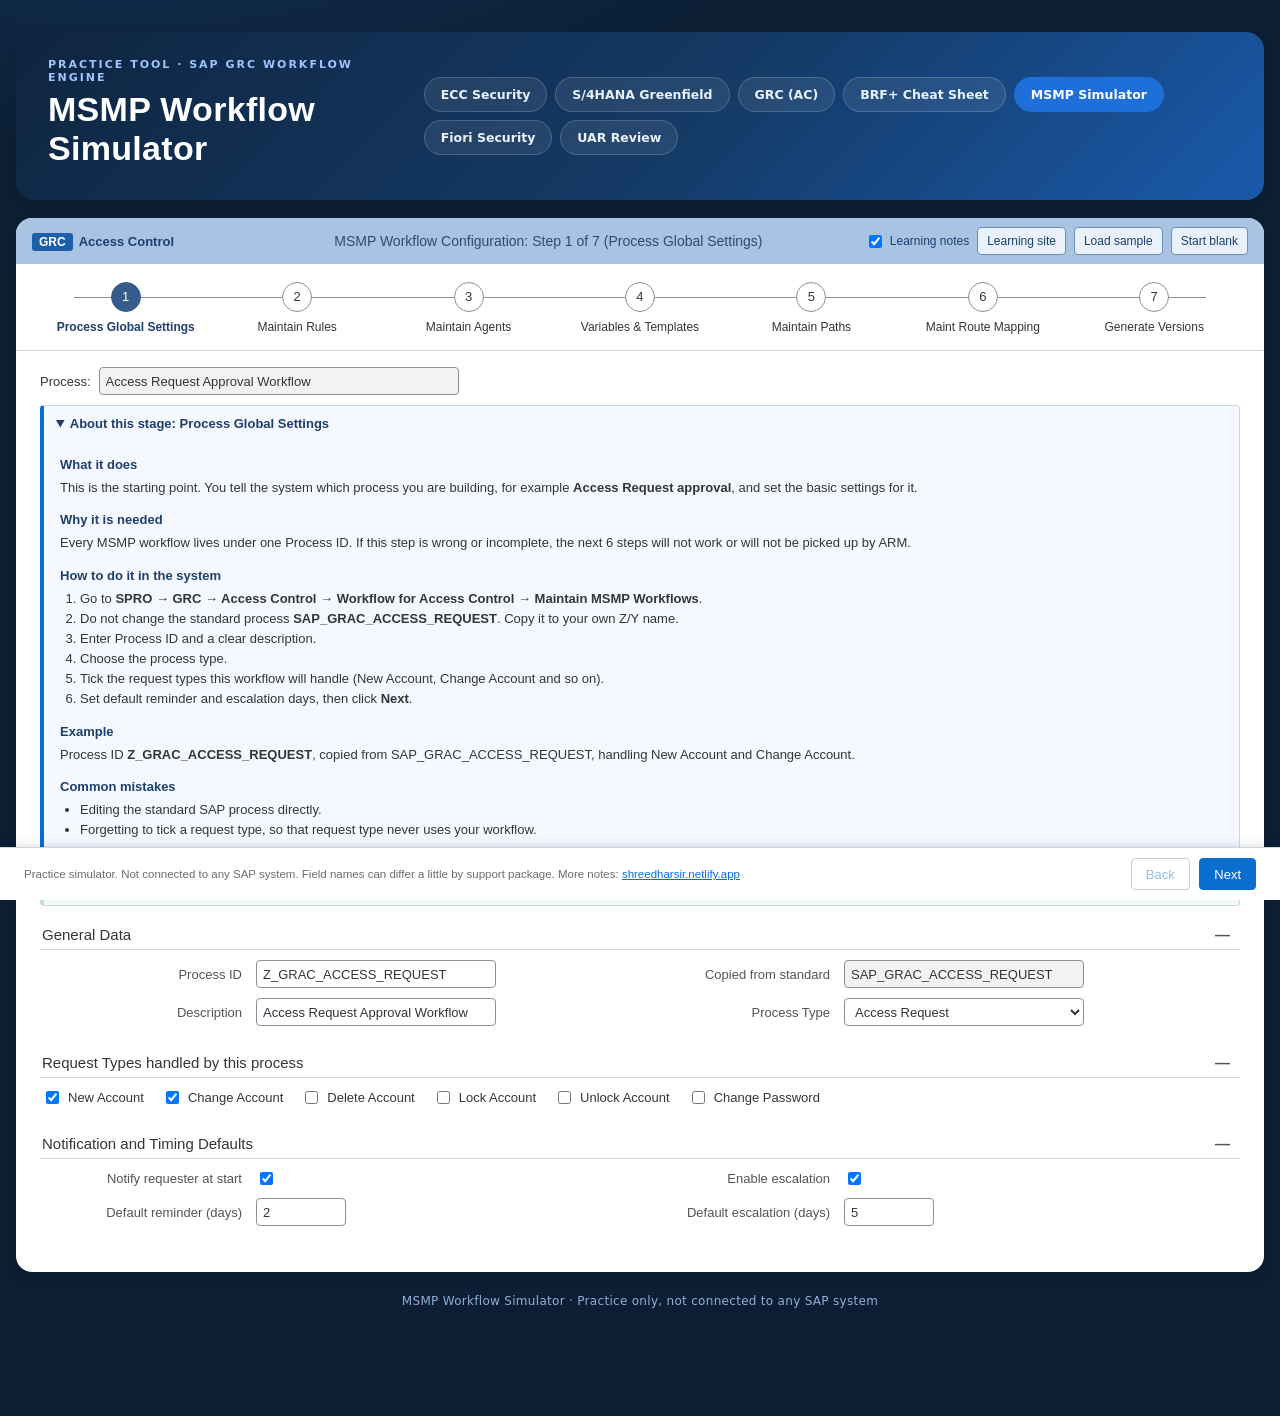
<file: msmp.html>
<!DOCTYPE html>
<html lang="en">
<head>
<meta charset="UTF-8">
<meta name="viewport" content="width=device-width, initial-scale=1, viewport-fit=cover">
<title>MSMP Workflow Configuration Simulator</title>
<meta name="description" content="Practice the 7 steps of SAP GRC MSMP workflow configuration: process, rules, agents, templates, paths, route mapping and versions. Runs in your browser; not connected to any SAP system.">
<meta name="theme-color" content="#0B1E33">
<link rel="icon" href="favicon.svg" type="image/svg+xml">
<link rel="stylesheet" href="css/msmp.css">
<link rel="stylesheet" href="css/nav-mobile.css">
</head>
<body>
<div class="sheet">

  <header class="masthead">
    <div class="title-block">
      <span class="eyebrow">Practice Tool · SAP GRC Workflow Engine</span>
      <h1>MSMP Workflow Simulator</h1>
    </div>
    <nav class="nav-links" aria-label="Main navigation">
      <a href="ecc.html">ECC Security</a>
      <a href="greenfrield.html">S/4HANA Greenfield</a>
      <a href="grc.html">GRC (AC)</a>
      <a href="brfplus.html">BRF+ Cheat Sheet</a>
      <a href="msmp.html" class="active">MSMP Simulator</a>
      <a href="fiori.html">Fiori Security</a>
      <a href="uar.html">UAR Review</a>
    </nav>
  </header>

  <main class="sim" id="sim">
    <div class="hdr">
      <div class="brand"><b>GRC</b>Access Control</div>
      <div class="title" id="hTitle"></div>
      <div class="tools">
        <label><input type="checkbox" id="learnChk" checked onchange="st.learn=this.checked;save();render()"> Learning notes</label>
        <a class="lnk" href="https://shreedharsir.netlify.app/" target="_blank" rel="noopener">Learning site</a>
        <button type="button" onclick="loadSample()">Load sample</button>
        <button type="button" onclick="loadBlank()">Start blank</button>
      </div>
    </div>
    <div class="wiz" id="wiz"></div>
    <div class="main" id="main"></div>
    <noscript><div class="main"><p>This simulator needs JavaScript enabled.</p></div></noscript>
  </main>

  <p class="site-foot">MSMP Workflow Simulator · Practice only, not connected to any SAP system</p>
</div>

<div class="foot">
  <div class="note">Practice simulator. Not connected to any SAP system. Field names can differ a little by support package. More notes: <a href="https://shreedharsir.netlify.app/" target="_blank" rel="noopener">shreedharsir.netlify.app</a></div>
  <div>
    <button type="button" class="btn" id="bBack" onclick="go(st.step-1)">Back</button>
    <button type="button" class="btn em" id="bNext" onclick="go(st.step+1)">Next</button>
  </div>
</div>
<div class="toast" id="toast" role="status" aria-live="polite"></div>

<script src="js/msmp.js"></script>
<script src="js/nav-mobile.js"></script>
</body>
</html>
</file>
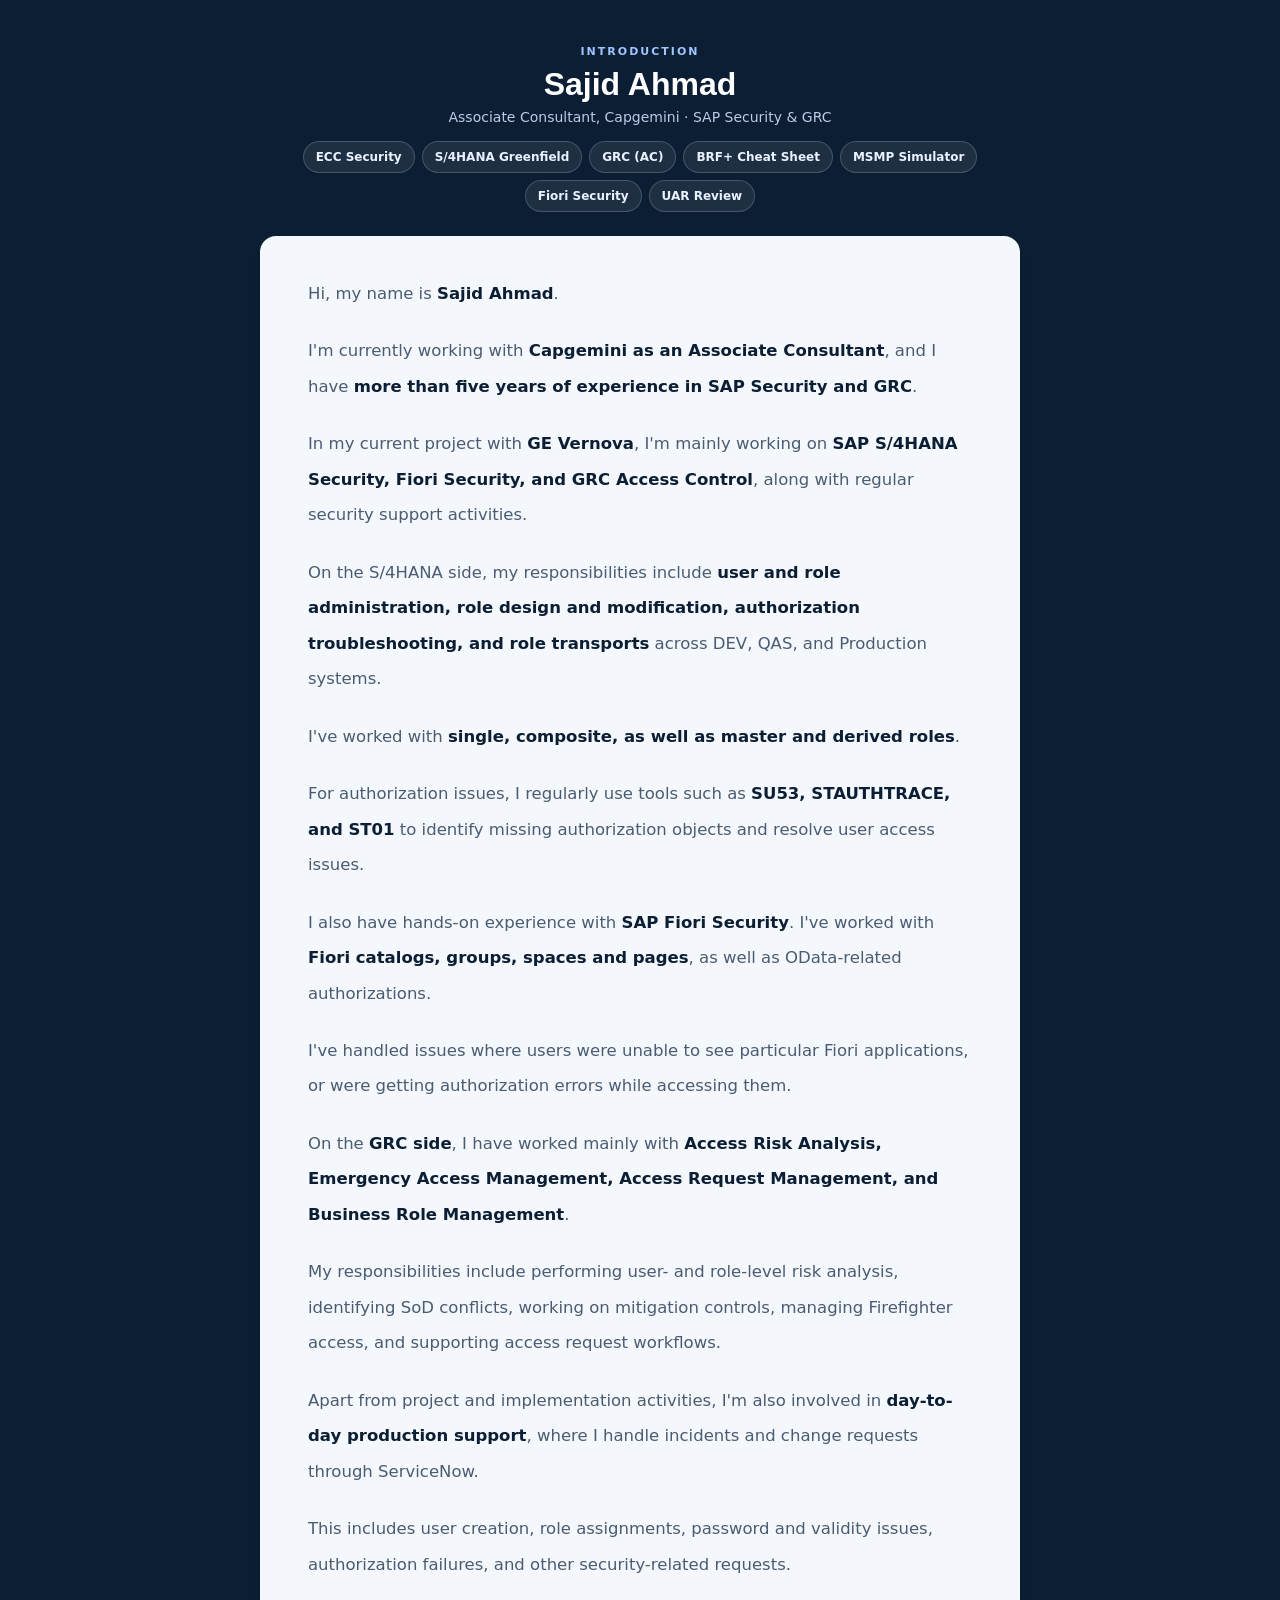
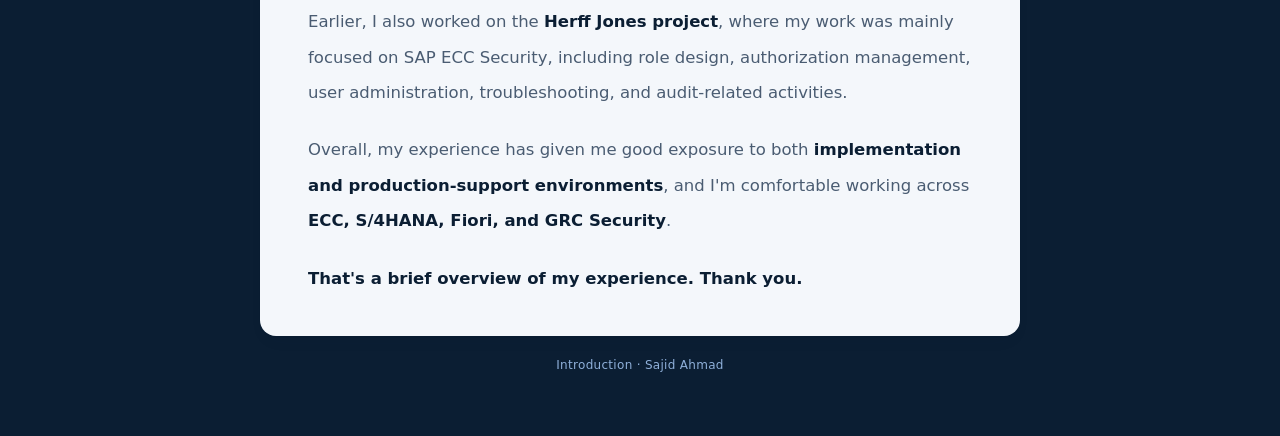
<file: myIntro.html>
<!DOCTYPE html>
<html lang="en">
<head>
<meta charset="UTF-8">
<meta name="viewport" content="width=device-width, initial-scale=1.0">
<title>Sajid Ahmad — Introduction</title>
<link rel="icon" href="favicon.svg" type="image/svg+xml">
<meta name="theme-color" content="#0B1E33">
<link rel="stylesheet" href="css/myIntro.css">
<link rel="stylesheet" href="css/nav-mobile.css">
</head>
<body>
<div class="sheet">

  <div class="header">
    <span class="eyebrow">Introduction</span>
    <h1>Sajid Ahmad</h1>
    <div class="role">Associate Consultant, Capgemini &middot; SAP Security &amp; GRC</div>
    <nav class="nav-links" aria-label="Main navigation">
      <a href="ecc.html">ECC Security</a>
      <a href="greenfrield.html">S/4HANA Greenfield</a>
      <a href="grc.html">GRC (AC)</a>
      <a href="brfplus.html">BRF+ Cheat Sheet</a>
      <a href="msmp.html">MSMP Simulator</a>
      <a href="fiori.html">Fiori Security</a>
      <a href="uar.html">UAR Review</a>
    </nav>
  </div>

  <div class="script">
    <p>Hi, my name is <b>Sajid Ahmad</b>.</p>

    <p>I'm currently working with <b>Capgemini as an Associate Consultant</b>, and I have <b>more than five years of experience in SAP Security and GRC</b>.</p>

    <p>In my current project with <b>GE Vernova</b>, I'm mainly working on <b>SAP S/4HANA Security, Fiori Security, and GRC Access Control</b>, along with regular security support activities.</p>

    <p>On the S/4HANA side, my responsibilities include <b>user and role administration, role design and modification, authorization troubleshooting, and role transports</b> across DEV, QAS, and Production systems.</p>

    <p>I've worked with <b>single, composite, as well as master and derived roles</b>.</p>

    <p>For authorization issues, I regularly use tools such as <b>SU53, STAUTHTRACE, and ST01</b> to identify missing authorization objects and resolve user access issues.</p>

    <p>I also have hands-on experience with <b>SAP Fiori Security</b>. I've worked with <b>Fiori catalogs, groups, spaces and pages</b>, as well as OData-related authorizations.</p>

    <p>I've handled issues where users were unable to see particular Fiori applications, or were getting authorization errors while accessing them.</p>

    <p>On the <b>GRC side</b>, I have worked mainly with <b>Access Risk Analysis, Emergency Access Management, Access Request Management, and Business Role Management</b>.</p>

    <p>My responsibilities include performing user- and role-level risk analysis, identifying SoD conflicts, working on mitigation controls, managing Firefighter access, and supporting access request workflows.</p>

    <p>Apart from project and implementation activities, I'm also involved in <b>day-to-day production support</b>, where I handle incidents and change requests through ServiceNow.</p>

    <p>This includes user creation, role assignments, password and validity issues, authorization failures, and other security-related requests.</p>

    <p>Earlier, I also worked on the <b>Herff Jones project</b>, where my work was mainly focused on SAP ECC Security, including role design, authorization management, user administration, troubleshooting, and audit-related activities.</p>

    <p>Overall, my experience has given me good exposure to both <b>implementation and production-support environments</b>, and I'm comfortable working across <b>ECC, S/4HANA, Fiori, and GRC Security</b>.</p>

    <p class="closing">That's a brief overview of my experience. Thank you.</p>
  </div>

  <footer>Introduction · Sajid Ahmad</footer>
</div>
</body>
</html>
</file>
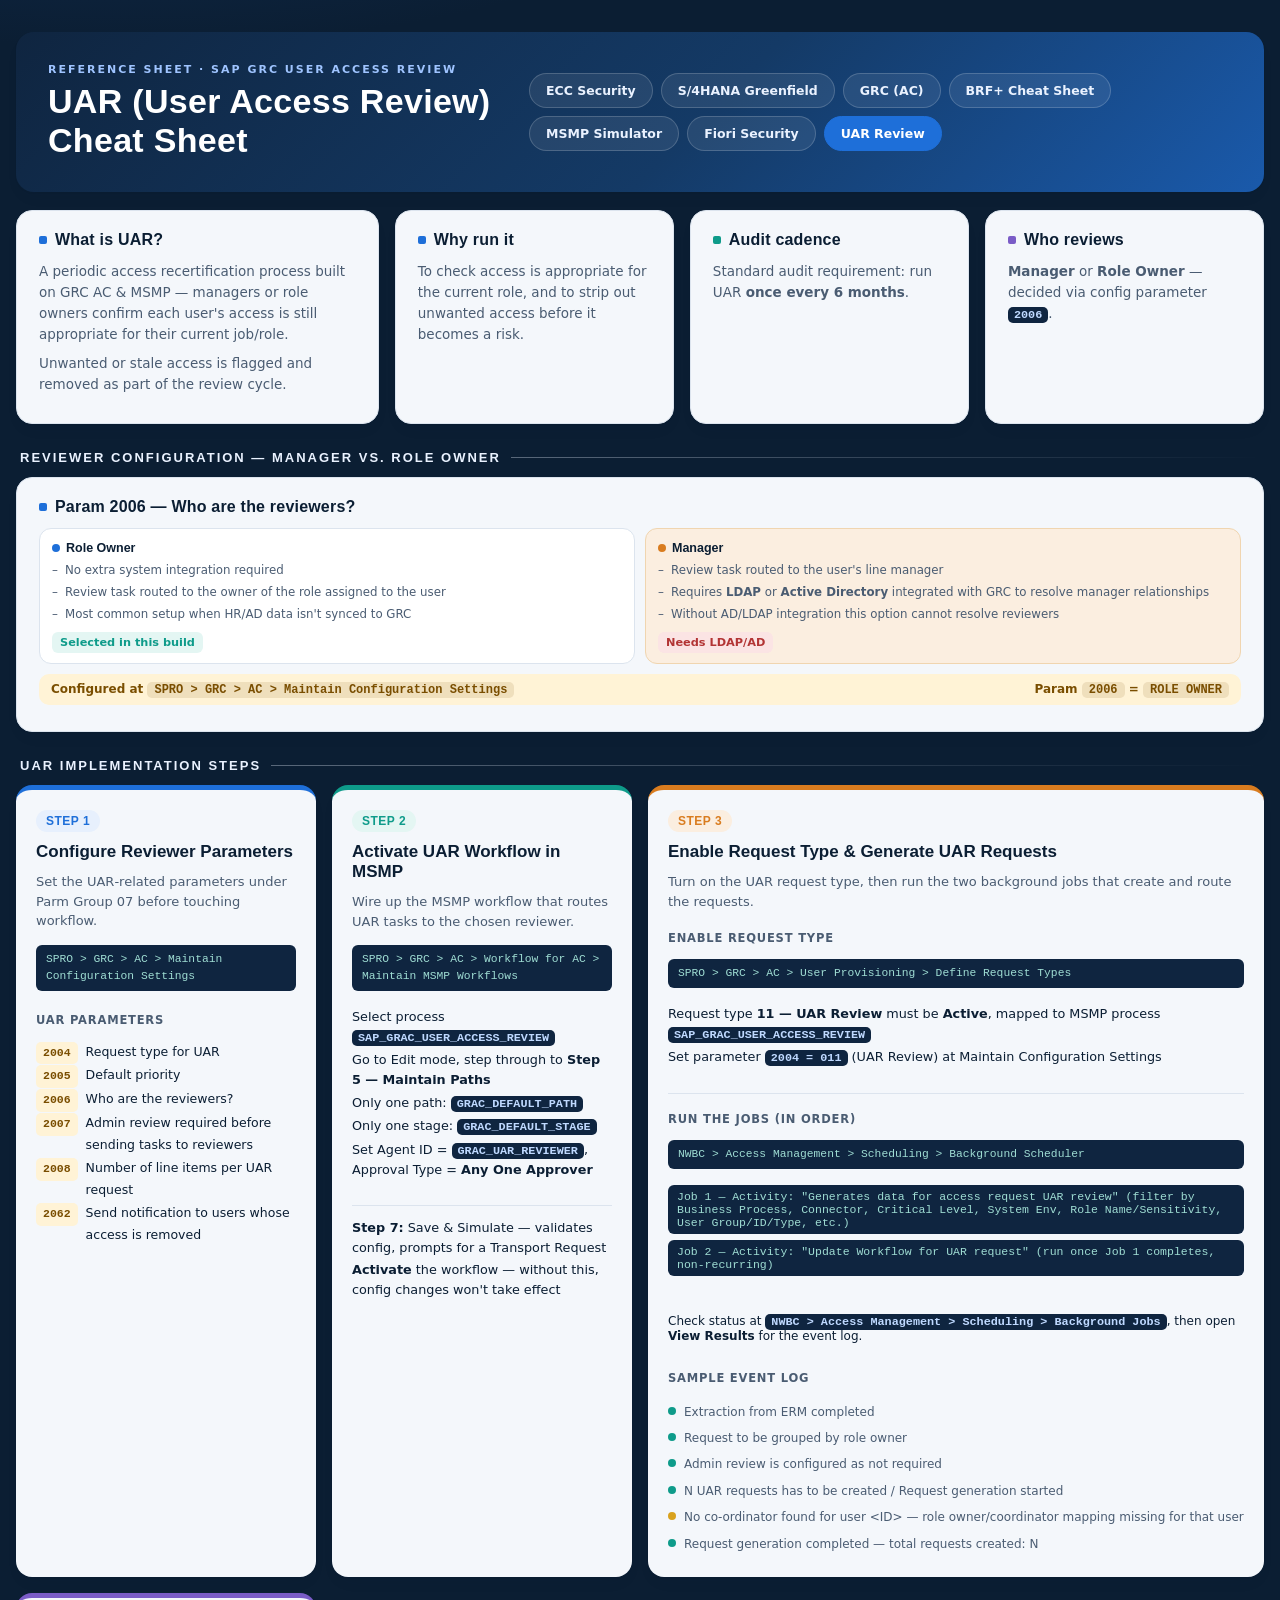
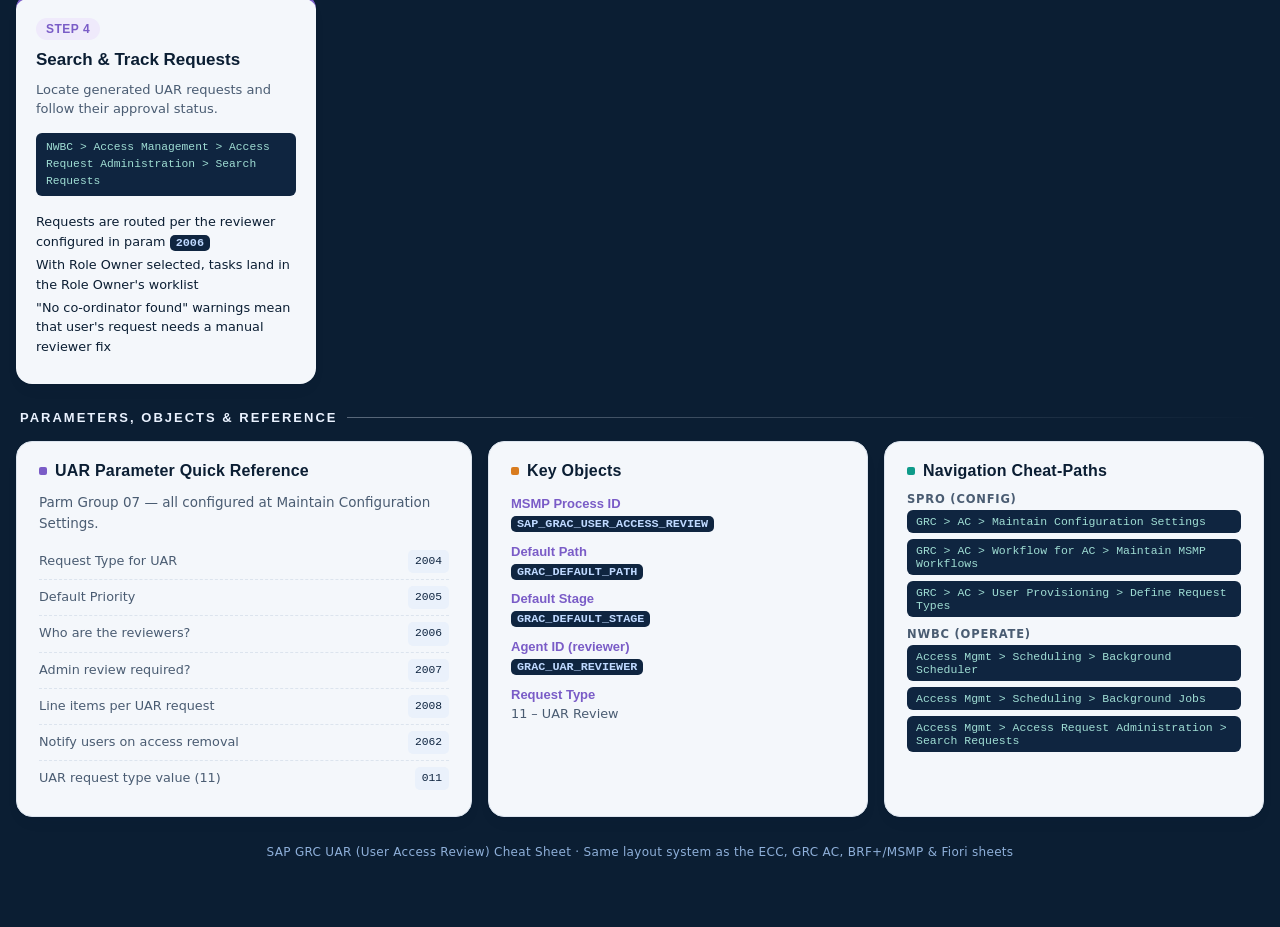
<file: uar.html>
<!DOCTYPE html>
<html lang="en">
<head>
<meta charset="UTF-8">
<meta name="viewport" content="width=device-width, initial-scale=1.0">
<title>SAP GRC UAR (User Access Review) Cheat Sheet</title>
<link rel="icon" href="favicon.svg" type="image/svg+xml">
<meta name="theme-color" content="#0B1E33">
<link rel="stylesheet" href="css/uar.css">
<link rel="stylesheet" href="css/nav-mobile.css">
</head>
<body>
<div class="sheet">

  <!-- Header -->
  <div class="masthead">
    <div class="title-block">
      <span class="eyebrow">Reference Sheet · SAP GRC User Access Review</span>
      <h1>UAR (User Access Review) Cheat Sheet</h1>
    </div>
    <nav class="nav-links" aria-label="Main navigation">
      <a href="ecc.html">ECC Security</a>
      <a href="greenfrield.html">S/4HANA Greenfield</a>
      <a href="grc.html">GRC (AC)</a>
      <a href="brfplus.html">BRF+ Cheat Sheet</a>
      <a href="msmp.html">MSMP Simulator</a>
      <a href="fiori.html">Fiori Security</a>
      <a href="uar.html" class="active">UAR Review</a>
    </nav>
  </div>

  <!-- Overview row -->
  <div class="top-row">
    <div class="panel">
      <h2>What is UAR?</h2>
      <p>A periodic access recertification process built on GRC AC &amp; MSMP &mdash; managers or role owners confirm each user's access is still appropriate for their current job/role.</p>
      <p>Unwanted or stale access is flagged and removed as part of the review cycle.</p>
    </div>
    <div class="panel">
      <h2>Why run it</h2>
      <p>To check access is appropriate for the current role, and to strip out unwanted access before it becomes a risk.</p>
    </div>
    <div class="panel">
      <h2>Audit cadence</h2>
      <p>Standard audit requirement: run UAR <b>once every 6 months</b>.</p>
    </div>
    <div class="panel">
      <h2>Who reviews</h2>
      <p><b>Manager</b> or <b>Role Owner</b> &mdash; decided via config parameter <code class="tbl">2006</code>.</p>
    </div>
  </div>

  <!-- Reviewer decision -->
  <div class="section-title">Reviewer Configuration &mdash; Manager vs. Role Owner</div>
  <div class="panel" style="margin-bottom:16px;">
    <h2>Param 2006 &mdash; Who are the reviewers?</h2>
    <div class="compare-box">
      <div class="compare-col">
        <div class="compare-head"><span class="compare-dot"></span>Role Owner</div>
        <ul>
          <li>No extra system integration required</li>
          <li>Review task routed to the owner of the role assigned to the user</li>
          <li>Most common setup when HR/AD data isn't synced to GRC</li>
        </ul>
        <span class="compare-flag ok">Selected in this build</span>
      </div>
      <div class="compare-col decentral">
        <div class="compare-head"><span class="compare-dot"></span>Manager</div>
        <ul>
          <li>Review task routed to the user's line manager</li>
          <li>Requires <b>LDAP</b> or <b>Active Directory</b> integrated with GRC to resolve manager relationships</li>
          <li>Without AD/LDAP integration this option cannot resolve reviewers</li>
        </ul>
        <span class="compare-flag warn">Needs LDAP/AD</span>
      </div>
      <div class="param-callout">
        <span>Configured at <code>SPRO &gt; GRC &gt; AC &gt; Maintain Configuration Settings</code></span>
        <span>Param <code>2006</code> = <code>ROLE OWNER</code></span>
      </div>
    </div>
  </div>

  <!-- Implementation steps -->
  <div class="section-title">UAR Implementation Steps</div>
  <div class="module-grid">

    <!-- Step 1 -->
    <div class="module-card ara">
      <span class="badge">STEP 1</span>
      <h3>Configure Reviewer Parameters</h3>
      <p class="desc">Set the UAR‑related parameters under Parm Group 07 before touching workflow.</p>
      <span class="path-chip">SPRO &gt; GRC &gt; AC &gt; Maintain Configuration Settings</span>
      <div class="subhead">UAR parameters</div>
      <ul class="param-list">
        <li><span class="param-num">2004</span> Request type for UAR</li>
        <li><span class="param-num">2005</span> Default priority</li>
        <li><span class="param-num">2006</span> Who are the reviewers?</li>
        <li><span class="param-num">2007</span> Admin review required before sending tasks to reviewers</li>
        <li><span class="param-num">2008</span> Number of line items per UAR request</li>
        <li><span class="param-num">2062</span> Send notification to users whose access is removed</li>
      </ul>
    </div>

    <!-- Step 2 -->
    <div class="module-card arm">
      <span class="badge">STEP 2</span>
      <h3>Activate UAR Workflow in MSMP</h3>
      <p class="desc">Wire up the MSMP workflow that routes UAR tasks to the chosen reviewer.</p>
      <span class="path-chip">SPRO &gt; GRC &gt; AC &gt; Workflow for AC &gt; Maintain MSMP Workflows</span>
      <ul class="kv-list">
        <li>Select process <code class="tbl">SAP_GRAC_USER_ACCESS_REVIEW</code></li>
        <li>Go to Edit mode, step through to <b>Step 5 &mdash; Maintain Paths</b></li>
        <li>Only one path: <code class="tbl">GRAC_DEFAULT_PATH</code></li>
        <li>Only one stage: <code class="tbl">GRAC_DEFAULT_STAGE</code></li>
        <li>Set Agent ID = <code class="tbl">GRAC_UAR_REVIEWER</code>, Approval Type = <b>Any One Approver</b></li>
      </ul>
      <div class="divider"></div>
      <ul class="kv-list">
        <li><b>Step 7:</b> Save &amp; Simulate &mdash; validates config, prompts for a Transport Request</li>
        <li><b>Activate</b> the workflow &mdash; without this, config changes won't take effect</li>
      </ul>
    </div>

    <!-- Step 3 -->
    <div class="module-card eam" style="grid-column: span 2;">
      <span class="badge">STEP 3</span>
      <h3>Enable Request Type &amp; Generate UAR Requests</h3>
      <p class="desc">Turn on the UAR request type, then run the two background jobs that create and route the requests.</p>

      <div class="subhead">Enable request type</div>
      <span class="path-chip">SPRO &gt; GRC &gt; AC &gt; User Provisioning &gt; Define Request Types</span>
      <ul class="kv-list">
        <li>Request type <b>11 &mdash; UAR Review</b> must be <b>Active</b>, mapped to MSMP process <code class="tbl">SAP_GRAC_USER_ACCESS_REVIEW</code></li>
        <li>Set parameter <code class="tbl">2004 = 011</code> (UAR Review) at Maintain Configuration Settings</li>
      </ul>

      <div class="divider"></div>

      <div class="subhead">Run the jobs (in order)</div>
      <span class="path-chip">NWBC &gt; Access Management &gt; Scheduling &gt; Background Scheduler</span>
      <ul class="job-list">
        <li>Job 1 &mdash; Activity: "Generates data for access request UAR review" (filter by Business Process, Connector, Critical Level, System Env, Role Name/Sensitivity, User Group/ID/Type, etc.)</li>
        <li>Job 2 &mdash; Activity: "Update Workflow for UAR request" (run once Job 1 completes, non‑recurring)</li>
      </ul>
      <p style="font-size:12px;">Check status at <code class="tbl">NWBC &gt; Access Management &gt; Scheduling &gt; Background Jobs</code>, then open <b>View Results</b> for the event log.</p>

      <div class="subhead">Sample event log</div>
      <ul class="event-log">
        <li><span class="dot"></span>Extraction from ERM completed</li>
        <li><span class="dot"></span>Request to be grouped by role owner</li>
        <li><span class="dot"></span>Admin review is configured as not required</li>
        <li><span class="dot"></span>N UAR requests has to be created / Request generation started</li>
        <li class="warn"><span class="dot"></span>No co‑ordinator found for user &lt;ID&gt; &mdash; role owner/coordinator mapping missing for that user</li>
        <li><span class="dot"></span>Request generation completed &mdash; total requests created: N</li>
      </ul>
    </div>

    <!-- Step 4 -->
    <div class="module-card brm">
      <span class="badge">STEP 4</span>
      <h3>Search &amp; Track Requests</h3>
      <p class="desc">Locate generated UAR requests and follow their approval status.</p>
      <span class="path-chip">NWBC &gt; Access Management &gt; Access Request Administration &gt; Search Requests</span>
      <ul class="kv-list">
        <li>Requests are routed per the reviewer configured in param <code class="tbl">2006</code></li>
        <li>With Role Owner selected, tasks land in the Role Owner's worklist</li>
        <li>"No co‑ordinator found" warnings mean that user's request needs a manual reviewer fix</li>
      </ul>
    </div>
  </div>

  <!-- Bottom row -->
  <div class="section-title">Parameters, Objects &amp; Reference</div>
  <div class="bottom-row">

    <div class="panel">
      <h2>UAR Parameter Quick Reference</h2>
      <p style="margin-bottom:10px;">Parm Group 07 &mdash; all configured at Maintain Configuration Settings.</p>
      <ul class="role-list">
        <li><span class="role-name">Request Type for UAR</span><span class="role-code">2004</span></li>
        <li><span class="role-name">Default Priority</span><span class="role-code">2005</span></li>
        <li><span class="role-name">Who are the reviewers?</span><span class="role-code">2006</span></li>
        <li><span class="role-name">Admin review required?</span><span class="role-code">2007</span></li>
        <li><span class="role-name">Line items per UAR request</span><span class="role-code">2008</span></li>
        <li><span class="role-name">Notify users on access removal</span><span class="role-code">2062</span></li>
        <li><span class="role-name">UAR request type value (11)</span><span class="role-code">011</span></li>
      </ul>
    </div>

    <div class="panel">
      <h2>Key Objects</h2>
      <dl class="glossary">
        <dt>MSMP Process ID</dt><dd><code class="tbl">SAP_GRAC_USER_ACCESS_REVIEW</code></dd>
        <dt>Default Path</dt><dd><code class="tbl">GRAC_DEFAULT_PATH</code></dd>
        <dt>Default Stage</dt><dd><code class="tbl">GRAC_DEFAULT_STAGE</code></dd>
        <dt>Agent ID (reviewer)</dt><dd><code class="tbl">GRAC_UAR_REVIEWER</code></dd>
        <dt>Request Type</dt><dd>11 &ndash; UAR Review</dd>
      </dl>
    </div>

    <div class="panel">
      <h2>Navigation Cheat‑Paths</h2>
      <div class="subhead">SPRO (config)</div>
      <ul class="job-list">
        <li>GRC &gt; AC &gt; Maintain Configuration Settings</li>
        <li>GRC &gt; AC &gt; Workflow for AC &gt; Maintain MSMP Workflows</li>
        <li>GRC &gt; AC &gt; User Provisioning &gt; Define Request Types</li>
      </ul>
      <div class="subhead">NWBC (operate)</div>
      <ul class="job-list">
        <li>Access Mgmt &gt; Scheduling &gt; Background Scheduler</li>
        <li>Access Mgmt &gt; Scheduling &gt; Background Jobs</li>
        <li>Access Mgmt &gt; Access Request Administration &gt; Search Requests</li>
      </ul>
    </div>
  </div>

  <footer>SAP GRC UAR (User Access Review) Cheat Sheet · Same layout system as the ECC, GRC AC, BRF+/MSMP &amp; Fiori sheets</footer>
</div>
<script src="js/nav-mobile.js"></script>
</body>
</html>
</file>
<file: css/brfplus.css>
:root{
    --bg:            #0B1E33;
    --paper:         #F4F7FB;
    --ink:           #0B1E33;
    --ink-soft:      #4A5C72;
    --line:          #DCE4EE;

    --blue:          #1E6FD9;   /* BRF+ Application & Function */
    --blue-soft:     #E7F0FD;
    --teal:          #0E9B8A;   /* BRF+ Expressions */
    --teal-soft:     #E4F6F3;
    --amber:         #D97C1F;   /* MSMP Process, Path, Stage */
    --amber-soft:    #FBEEE0;
    --violet:        #7A5CC7;   /* MSMP Agents & Notifications */
    --violet-soft:   #EFEAFB;

    --code-bg:       #0F2540;
    --code-ink:      #BFD9FF;
    --param-bg:      #FFF3D6;
    --param-ink:     #7A4E00;

    --shadow: 0 1px 2px rgba(11,30,51,.06), 0 8px 20px -12px rgba(11,30,51,.18);
  }

  *{box-sizing:border-box;}
  html,body{margin:0;padding:0;}
  body{
    background:
      radial-gradient(1200px 500px at 10% -10%, #123159 0%, transparent 60%),
      var(--bg);
    font-family:'IBM Plex Sans', 'Segoe UI', system-ui, sans-serif;
    color:var(--ink);
    padding:32px 16px 64px;
  }

  .sheet{max-width:1400px; margin:0 auto;}

  /* ---------- Header ---------- */
  .masthead{
    background:linear-gradient(135deg, #0F2540 0%, #143A66 55%, #1E6FD9 130%);
    border-radius:18px;
    padding:26px 32px;
    display:flex;
    align-items:center;
    justify-content:space-between;
    gap:24px;
    box-shadow:var(--shadow);
    margin-bottom:18px;
  }
  .masthead .title-block h1{
    margin:0 0 6px;
    color:#fff;
    font-family:'Space Grotesk','IBM Plex Sans',sans-serif;
    font-size:clamp(24px, 3vw, 34px);
    letter-spacing:.3px;
  }
  .masthead .title-block .eyebrow{
    display:inline-block;
    font-size:11px;
    letter-spacing:2px;
    text-transform:uppercase;
    color:#9FC4FF;
    font-weight:700;
    margin-bottom:6px;
  }
  .nav-links{display:flex; align-items:center; gap:8px; flex-wrap:wrap;}
  .nav-links a{
    color:#EAF2FF; text-decoration:none; font-size:12.5px; font-weight:700;
    padding:9px 16px; border-radius:999px; white-space:nowrap;
    background:rgba(255,255,255,.08); border:1px solid rgba(255,255,255,.18);
    transition:background .15s,border-color .15s;
  }
  .nav-links a:hover{background:rgba(255,255,255,.18);}
  .nav-links a.active{background:var(--blue); border-color:var(--blue); color:#fff;}

  /* ---------- Generic panel ---------- */
  .panel{
    background:var(--paper);
    border-radius:16px;
    box-shadow:var(--shadow);
    padding:20px 22px;
    border:1px solid var(--line);
  }
  .panel h2{
    margin:0 0 12px;
    font-family:'Space Grotesk','IBM Plex Sans',sans-serif;
    font-size:16px;
    letter-spacing:.2px;
    color:var(--ink);
    display:flex; align-items:center; gap:8px;
  }
  .panel h2::before{content:""; width:8px;height:8px;border-radius:2px; background:var(--blue); display:inline-block;}
  .panel p{margin:0 0 8px; font-size:13.5px; line-height:1.55; color:var(--ink-soft);}

  .top-row{
    display:grid;
    grid-template-columns: 1fr 1fr 1fr;
    gap:16px;
    margin-bottom:16px;
  }
  .top-row .panel:nth-child(2) h2::before{background:var(--teal);}
  .top-row .panel:nth-child(3) h2::before{background:var(--violet);}

  .section-title{
    color:#EAF2FF;
    font-family:'Space Grotesk',sans-serif;
    font-size:13px;
    letter-spacing:2px;
    text-transform:uppercase;
    font-weight:700;
    margin:26px 4px 12px;
    display:flex; align-items:center; gap:10px;
  }
  .section-title::after{content:""; flex:1; height:1px; background:linear-gradient(90deg, rgba(234,242,255,.35), transparent);}

  /* ---------- Module cards (4-across) ---------- */
  .module-grid{
    display:grid;
    grid-template-columns:repeat(4, 1fr);
    gap:16px;
    margin-bottom:8px;
  }
  .module-card{
    border-radius:16px;
    padding:20px;
    box-shadow:var(--shadow);
    display:flex; flex-direction:column; gap:10px;
    border-top:5px solid var(--blue);
    background:var(--paper);
  }
  .module-card.c1{border-top-color:var(--blue);}
  .module-card.c2{border-top-color:var(--teal);}
  .module-card.c3{border-top-color:var(--amber);}
  .module-card.c4{border-top-color:var(--violet);}

  .module-card .badge{
    align-self:flex-start; font-family:'Space Grotesk',sans-serif; font-weight:700;
    font-size:12px; letter-spacing:.5px; padding:4px 10px; border-radius:999px;
  }
  .c1 .badge{background:var(--blue-soft); color:var(--blue);}
  .c2 .badge{background:var(--teal-soft); color:var(--teal);}
  .c3 .badge{background:var(--amber-soft); color:var(--amber);}
  .c4 .badge{background:var(--violet-soft); color:var(--violet);}

  .module-card h3{margin:0; font-family:'Space Grotesk',sans-serif; font-size:17px;}
  .module-card > p.desc{font-size:13px; color:var(--ink-soft); line-height:1.5; margin:0 0 4px;}

  .subhead{
    font-size:11.5px; font-weight:700; text-transform:uppercase; letter-spacing:.8px;
    color:var(--ink-soft); margin:6px 0 4px;
  }

  .kv-list{list-style:none; margin:0 0 4px; padding:0; font-size:12.8px; line-height:1.55;}
  .kv-list li{margin-bottom:3px;}
  .kv-list b, .kv-list strong{color:var(--ink);}

  .pill-row{display:flex; flex-wrap:wrap; gap:6px; margin-bottom:4px;}
  .pill{
    font-size:11.5px; background:#EEF3FA; color:var(--ink-soft);
    border:1px solid var(--line); border-radius:6px; padding:3px 8px; font-weight:600;
  }

  code.tbl{
    font-family:'JetBrains Mono','Courier New',monospace;
    background:var(--code-bg); color:var(--code-ink);
    padding:1px 6px; border-radius:5px; font-size:11.8px; font-weight:600; white-space:nowrap;
  }
  .table-list{list-style:none; margin:0; padding:0; font-size:12.5px; line-height:1.7; color:var(--ink-soft);}
  .table-list li{display:flex; gap:6px; align-items:baseline; flex-wrap:wrap;}

  .param-list{list-style:none; margin:0; padding:0; font-size:12.5px; line-height:1.8;}
  .param-list li{display:flex; gap:8px; align-items:baseline;}
  .param-num{
    font-family:'JetBrains Mono',monospace; background:var(--param-bg); color:var(--param-ink);
    font-weight:700; border-radius:5px; padding:1px 7px; font-size:11.5px; flex-shrink:0;
  }

  .divider{height:1px; background:var(--line); margin:8px 0 2px;}

  /* ---------- Step flow ---------- */
  .flow{list-style:none; margin:0; padding:0; counter-reset:step;}
  .flow li{
    counter-increment:step;
    position:relative;
    padding:8px 0 8px 34px;
    font-size:12.8px;
    color:var(--ink-soft);
    line-height:1.5;
    border-bottom:1px dashed var(--line);
  }
  .flow li:last-child{border-bottom:none;}
  .flow li::before{
    content: counter(step);
    position:absolute; left:0; top:8px;
    width:22px; height:22px; border-radius:50%;
    background:var(--blue); color:#fff;
    font-family:'Space Grotesk',sans-serif; font-weight:700; font-size:11.5px;
    display:flex; align-items:center; justify-content:center;
  }
  .flow li b{color:var(--ink);}

  /* ---------- Bottom row ---------- */
  .bottom-row{
    display:grid;
    grid-template-columns: 1fr 1fr 1fr;
    gap:16px;
    margin-top:16px;
  }
  .bottom-row .panel:nth-child(1) h2::before{background:var(--blue);}
  .bottom-row .panel:nth-child(2) h2::before{background:var(--amber);}
  .bottom-row .panel:nth-child(3) h2::before{background:var(--violet);}

  .glossary dt{
    font-family:'Space Grotesk',sans-serif; font-weight:700; font-size:13px;
    color:var(--violet); margin-top:10px;
  }
  .glossary dt:first-child{margin-top:0;}
  .glossary dd{margin:2px 0 0; font-size:12.8px; color:var(--ink-soft); line-height:1.5;}

  .job-list{list-style:none; margin:0 0 10px; padding:0; font-size:12.5px;}
  .job-list li{
    font-family:'JetBrains Mono',monospace; background:#0F2540; color:#9FDDD3;
    border-radius:6px; padding:5px 9px; margin-bottom:6px; font-size:11.5px;
  }

  footer{text-align:center; color:#8FB0DA; font-size:12px; margin-top:28px; letter-spacing:.3px;}

  @media (max-width:1150px){
    .top-row{grid-template-columns:1fr 1fr;}
    .module-grid{grid-template-columns:1fr 1fr;}
    .bottom-row{grid-template-columns:1fr;}
  }
  @media (max-width:640px){
    .top-row{grid-template-columns:1fr;}
    .module-grid{grid-template-columns:1fr;}
    .masthead{flex-direction:column; align-items:flex-start;}
  }
</file>
<file: css/nav-mobile.css>
/* Shared: keeps the top navigation scrollable on small screens */
@media (max-width:640px){
  body{padding-left:10px;padding-right:10px}
  .masthead{padding:16px 14px;gap:12px;border-radius:14px}
  .nav-links{
    flex-wrap:nowrap; overflow-x:auto; width:100%;
    -webkit-overflow-scrolling:touch; scrollbar-width:thin;
    scrollbar-color:rgba(159,196,255,.75) rgba(255,255,255,.12);
    padding-bottom:6px;
  }
  .nav-links::-webkit-scrollbar{height:6px}
  .nav-links::-webkit-scrollbar-track{background:rgba(255,255,255,.12);border-radius:999px}
  .nav-links::-webkit-scrollbar-thumb{background:rgba(159,196,255,.75);border-radius:999px}
  .nav-links.is-dragging,.nav-links.is-dragging *{cursor:grabbing;user-select:none}
  .nav-links a{flex:0 0 auto;padding:9px 14px}
}
</file>
<file: css/ecc.css>
:root{
    --bg:            #0B1E33;
    --paper:         #F4F7FB;
    --ink:           #0B1E33;
    --ink-soft:      #4A5C72;
    --line:          #DCE4EE;

    --blue:          #1E6FD9;
    --blue-soft:     #E7F0FD;
    --teal:          #0E9B8A;
    --teal-soft:     #E4F6F3;
    --amber:         #D97C1F;
    --amber-soft:    #FBEEE0;
    --violet:        #7A5CC7;
    --violet-soft:   #EFEAFB;
    --red:           #D14343;
    --red-soft:      #FBE7E7;
    --green:         #1E9E5A;
    --green-soft:    #E4F7EC;
    --gold:          #B8860B;
    --gold-soft:     #FBF1DA;

    --code-bg:       #0F2540;
    --code-ink:      #BFD9FF;
    --param-bg:      #FFF3D6;
    --param-ink:     #7A4E00;

    --shadow: 0 1px 2px rgba(11,30,51,.06), 0 8px 20px -12px rgba(11,30,51,.18);
  }

  *{box-sizing:border-box;}
  html,body{margin:0;padding:0;}
  body{
    background:
      radial-gradient(1200px 500px at 10% -10%, #123159 0%, transparent 60%),
      var(--bg);
    font-family:'IBM Plex Sans', 'Segoe UI', system-ui, sans-serif;
    color:var(--ink);
    padding:32px 16px 64px;
  }
  .sheet{max-width:1400px; margin:0 auto;}

  /* Header */
  .masthead{
    background:linear-gradient(135deg, #0F2540 0%, #143A66 55%, #1E6FD9 130%);
    border-radius:18px; padding:26px 32px;
    display:flex; align-items:center; justify-content:space-between; gap:24px;
    box-shadow:var(--shadow); margin-bottom:18px;
  }
  .masthead .title-block h1{
    margin:0 0 6px; color:#fff; font-family:'Space Grotesk','IBM Plex Sans',sans-serif;
    font-size:clamp(24px, 3vw, 34px); letter-spacing:.3px;
  }
  .masthead .title-block .eyebrow{
    display:inline-block; font-size:11px; letter-spacing:2px; text-transform:uppercase;
    color:#9FC4FF; font-weight:700; margin-bottom:6px;
  }
  .nav-links{display:flex; align-items:center; gap:8px; flex-wrap:wrap;}
  .nav-links a{
    color:#EAF2FF; text-decoration:none; font-size:12.5px; font-weight:700;
    padding:9px 16px; border-radius:999px; white-space:nowrap;
    background:rgba(255,255,255,.08); border:1px solid rgba(255,255,255,.18);
    transition:background .15s,border-color .15s;
  }
  .nav-links a:hover{background:rgba(255,255,255,.18);}
  .nav-links a.active{background:var(--blue); border-color:var(--blue); color:#fff;}

  .panel{
    background:var(--paper); border-radius:16px; box-shadow:var(--shadow);
    padding:20px 22px; border:1px solid var(--line);
  }
  .panel h2{
    margin:0 0 12px; font-family:'Space Grotesk','IBM Plex Sans',sans-serif;
    font-size:16px; letter-spacing:.2px; color:var(--ink);
    display:flex; align-items:center; gap:8px;
  }
  .panel h2::before{content:""; width:8px;height:8px;border-radius:2px; background:var(--blue); display:inline-block;}
  .panel p{margin:0 0 8px; font-size:13.5px; line-height:1.55; color:var(--ink-soft);}

  .section-title{
    color:#EAF2FF; font-family:'Space Grotesk',sans-serif; font-size:13px;
    letter-spacing:2px; text-transform:uppercase; font-weight:700;
    margin:26px 4px 12px; display:flex; align-items:center; gap:10px;
  }
  .section-title::after{content:""; flex:1; height:1px; background:linear-gradient(90deg, rgba(234,242,255,.35), transparent);}

  .row3{display:grid; grid-template-columns:1fr 1fr 1fr; gap:16px; margin-bottom:16px;}
  .row2{display:grid; grid-template-columns:1fr 1fr; gap:16px; margin-bottom:16px;}
  .row1{display:grid; grid-template-columns:1fr; gap:16px; margin-bottom:16px;}

  .row3 .panel:nth-child(2) h2::before{background:var(--teal);}
  .row3 .panel:nth-child(3) h2::before{background:var(--violet);}
  .row2 .panel:nth-child(2) h2::before{background:var(--amber);}

  .subhead{
    font-size:11.5px; font-weight:700; text-transform:uppercase; letter-spacing:.8px;
    color:var(--ink-soft); margin:10px 0 4px;
  }
  .subhead:first-child{margin-top:0;}

  .kv-list{list-style:none; margin:0 0 4px; padding:0; font-size:12.8px; line-height:1.6;}
  .kv-list li{margin-bottom:6px;}
  .kv-list b, .kv-list strong{color:var(--ink);}

  code.tbl{
    font-family:'JetBrains Mono','Courier New',monospace;
    background:var(--code-bg); color:var(--code-ink);
    padding:1px 6px; border-radius:5px; font-size:11.8px; font-weight:600; white-space:nowrap;
  }
  .table-list{list-style:none; margin:0; padding:0; font-size:12.5px; line-height:1.75; color:var(--ink-soft);}
  .table-list li{display:flex; gap:6px; align-items:baseline; flex-wrap:wrap;}

  .tcode-list{list-style:none; margin:0; padding:0; font-size:12.8px; line-height:1.55;}
  .tcode-list li{
    display:grid; grid-template-columns:88px 1fr; gap:8px; align-items:baseline;
    padding:5px 0; border-bottom:1px dashed var(--line);
  }
  .tcode-list li:last-child{border-bottom:none;}
  .tcode-list .code{
    font-family:'JetBrains Mono',monospace; background:var(--code-bg); color:var(--code-ink);
    padding:2px 7px; border-radius:5px; font-size:11.5px; font-weight:700; text-align:center;
  }
  .tcode-list .desc{color:var(--ink-soft);}

  .divider{height:1px; background:var(--line); margin:8px 0 2px;}

  /* Traffic indicator dots */
  .traffic-item{display:flex; gap:10px; margin-bottom:10px; align-items:flex-start;}
  .dot{width:14px;height:14px;border-radius:50%; flex-shrink:0; margin-top:3px; box-shadow:0 0 0 3px rgba(0,0,0,.03) inset;}
  .dot.red{background:var(--red);}
  .dot.yellow{background:#E8B400;}
  .dot.green{background:var(--green);}
  .traffic-item p{margin:0; font-size:12.8px; color:var(--ink-soft); line-height:1.5;}
  .traffic-item b{color:var(--ink); font-size:13px;}

  /* return code reference */
  .rc-table{width:100%; border-collapse:collapse; font-size:14px; line-height:1.5;}
  .rc-table th{
    padding:12px 16px; background:#E9EDF2; color:var(--blue);
    text-align:left; text-transform:uppercase; letter-spacing:1px;
    border-bottom:2px solid #B8CCF7;
  }
  .rc-table td{padding:12px 16px; border-bottom:1px solid var(--line); color:#30343B;}
  .rc-table tr:last-child td{border-bottom:none;}
  .rc-badge{
    display:inline-block; font-family:'JetBrains Mono',monospace; font-weight:800; font-size:13px;
    border:1px solid currentColor; border-radius:6px; padding:5px 10px;
    min-width:86px; text-align:center; white-space:nowrap;
  }
  .rc-badge.ok{background:var(--green-soft); color:var(--green);}
  .rc-badge.warn{background:var(--gold-soft); color:var(--gold);}
  .rc-badge.err{background:var(--red-soft); color:var(--red);}

  /* flow / step list for SU25 */
  .flow{list-style:none; margin:0; padding:0; counter-reset:step;}
  .flow li{
    counter-increment:step; position:relative; padding:8px 0 8px 34px;
    font-size:12.6px; color:var(--ink-soft); line-height:1.5;
    border-bottom:1px dashed var(--line);
  }
  .flow li:last-child{border-bottom:none;}
  .flow li::before{
    content: counter(step); position:absolute; left:0; top:8px;
    width:22px; height:22px; border-radius:50%; background:var(--blue); color:#fff;
    font-family:'Space Grotesk',sans-serif; font-weight:700; font-size:11.5px;
    display:flex; align-items:center; justify-content:center;
  }
  .flow li b{color:var(--ink);}

  /* Profile generation modes and Expert Mode options */
  .profile-modes h2{color:var(--teal);}
  .profile-modes h2::before{background:var(--teal);}
  .profile-mode-grid{display:grid; grid-template-columns:1fr 1fr; gap:20px;}
  .profile-mode p{margin:10px 0 0; font-size:14px; line-height:1.55;}
  .mode-label{
    display:inline-block; padding:4px 9px; border-radius:3px; color:#fff;
    font-size:10.5px; font-weight:800; letter-spacing:.5px; text-transform:uppercase;
  }
  .mode-label.manual{background:var(--blue);}
  .mode-label.expert{background:#7137D8;}
  .expert-options h2{color:var(--blue);}
  .expert-option{
    margin-top:8px; border:1px solid var(--line); border-radius:8px;
    overflow:hidden; background:#fff;
  }
  .expert-option summary{
    position:relative; padding:14px 38px 14px 16px; cursor:pointer;
    list-style:none; font-size:13.5px; font-weight:700; color:#30343B;
  }
  .expert-option summary::-webkit-details-marker{display:none;}
  .expert-option summary::after{
    content:""; position:absolute; right:17px; top:50%; width:0; height:0;
    border-left:4px solid transparent; border-right:4px solid transparent;
    border-top:5px solid var(--blue); transform:translateY(-50%);
  }
  .expert-option[open] summary::after{border-top:0; border-bottom:5px solid var(--blue);}
  .expert-option ul{
    list-style:none; margin:0; padding:10px 16px 12px; background:#F7F8FA;
    font-size:13px; color:var(--ink-soft);
  }
  .expert-option li{
    display:flex; gap:9px; align-items:baseline; padding:7px 0;
    border-bottom:1px solid #E9EDF2;
  }
  .expert-option li:last-child{border-bottom:none;}
  .option-mark{width:9px; flex:0 0 9px; font-weight:800;}
  .option-mark.positive{color:var(--teal);}
  .option-mark.negative{color:#F04444;}
  .option-mark.note{color:#7137D8;}
  .recommended-label{color:var(--teal); font-size:12px; font-weight:600;}

  /* interview quick-notes cards */
  .qa-card{
    background:#fff; border:1px solid var(--line); border-radius:12px;
    padding:12px 14px; margin-bottom:10px;
  }
  .qa-card:last-child{margin-bottom:0;}
  .qa-q{
    display:flex; align-items:center; gap:8px; font-family:'Space Grotesk',sans-serif;
    font-weight:700; font-size:13px; color:var(--ink); margin-bottom:5px;
  }
  .qa-q::before{content:"Q"; width:20px; height:20px; border-radius:50%; background:var(--blue); color:#fff;
    font-size:11px; display:flex; align-items:center; justify-content:center; flex-shrink:0;}
  .qa-a{font-size:12.6px; color:var(--ink-soft); line-height:1.55; margin:0; padding-left:28px;}
  .qa-a b{color:var(--ink);}

  footer{text-align:center; color:#8FB0DA; font-size:12px; margin-top:28px; letter-spacing:.3px;}

  @media (max-width:1150px){
    .row3{grid-template-columns:1fr 1fr;}
  }
  @media (max-width:640px){
    .row3, .row2{grid-template-columns:1fr;}
    .profile-mode-grid{grid-template-columns:1fr;}
    .rc-table{font-size:12px;}
    .rc-table th,.rc-table td{padding:9px 8px;}
    .masthead{flex-direction:column; align-items:flex-start;}
    .tcode-list li{grid-template-columns:78px 1fr;}
  }
</file>
<file: css/fiori.css>
:root{
    --bg:            #0B1E33;
    --paper:         #F4F7FB;
    --ink:           #0B1E33;
    --ink-soft:      #4A5C72;
    --line:          #DCE4EE;

    --blue:          #1E6FD9;
    --blue-soft:     #E7F0FD;
    --teal:          #0E9B8A;
    --teal-soft:     #E4F6F3;
    --amber:         #D97C1F;
    --amber-soft:    #FBEEE0;
    --violet:        #7A5CC7;
    --violet-soft:   #EFEAFB;
    --red:           #D14343;
    --red-soft:      #FBE7E7;
    --green:         #1E9E5A;
    --green-soft:    #E4F7EC;
    --gold:          #B8860B;
    --gold-soft:     #FBF1DA;

    --code-bg:       #0F2540;
    --code-ink:      #BFD9FF;
    --param-bg:      #FFF3D6;
    --param-ink:     #7A4E00;

    --shadow: 0 1px 2px rgba(11,30,51,.06), 0 8px 20px -12px rgba(11,30,51,.18);
  }

  *{box-sizing:border-box;}
  html,body{margin:0;padding:0;}
  body{
    background:
      radial-gradient(1200px 500px at 10% -10%, #123159 0%, transparent 60%),
      var(--bg);
    font-family:'IBM Plex Sans', 'Segoe UI', system-ui, sans-serif;
    color:var(--ink);
    padding:32px 16px 64px;
  }
  .sheet{max-width:1400px; margin:0 auto;}

  /* Header */
  .masthead{
    background:linear-gradient(135deg, #0F2540 0%, #143A66 55%, #1E6FD9 130%);
    border-radius:18px; padding:26px 32px;
    display:flex; align-items:center; justify-content:space-between; gap:24px;
    box-shadow:var(--shadow); margin-bottom:18px;
  }
  .masthead .title-block h1{
    margin:0 0 6px; color:#fff; font-family:'Space Grotesk','IBM Plex Sans',sans-serif;
    font-size:clamp(24px, 3vw, 34px); letter-spacing:.3px;
  }
  .masthead .title-block .eyebrow{
    display:inline-block; font-size:11px; letter-spacing:2px; text-transform:uppercase;
    color:#9FC4FF; font-weight:700; margin-bottom:6px;
  }
  .nav-links{display:flex; align-items:center; gap:8px; flex-wrap:wrap;}
  .nav-links a{
    color:#EAF2FF; text-decoration:none; font-size:12.5px; font-weight:700;
    padding:9px 16px; border-radius:999px; white-space:nowrap;
    background:rgba(255,255,255,.08); border:1px solid rgba(255,255,255,.18);
    transition:background .15s,border-color .15s;
  }
  .nav-links a:hover{background:rgba(255,255,255,.18);}
  .nav-links a.active{background:var(--blue); border-color:var(--blue); color:#fff;}

  .panel{
    background:var(--paper); border-radius:16px; box-shadow:var(--shadow);
    padding:20px 22px; border:1px solid var(--line);
  }
  .panel h2{
    margin:0 0 12px; font-family:'Space Grotesk','IBM Plex Sans',sans-serif;
    font-size:16px; letter-spacing:.2px; color:var(--ink);
    display:flex; align-items:center; gap:8px;
  }
  .panel h2::before{content:""; width:8px;height:8px;border-radius:2px; background:var(--blue); display:inline-block;}
  .panel p{margin:0 0 8px; font-size:13.5px; line-height:1.55; color:var(--ink-soft);}

  .section-title{
    color:#EAF2FF; font-family:'Space Grotesk',sans-serif; font-size:13px;
    letter-spacing:2px; text-transform:uppercase; font-weight:700;
    margin:26px 4px 12px; display:flex; align-items:center; gap:10px;
  }
  .section-title::after{content:""; flex:1; height:1px; background:linear-gradient(90deg, rgba(234,242,255,.35), transparent);}

  .row3{display:grid; grid-template-columns:1fr 1fr 1fr; gap:16px; margin-bottom:16px;}
  .row2{display:grid; grid-template-columns:1fr 1fr; gap:16px; margin-bottom:16px;}
  .row1{display:grid; grid-template-columns:1fr; gap:16px; margin-bottom:16px;}

  .row3 .panel:nth-child(2) h2::before{background:var(--teal);}
  .row3 .panel:nth-child(3) h2::before{background:var(--violet);}
  .row2 .panel:nth-child(2) h2::before{background:var(--amber);}

  .subhead{
    font-size:11.5px; font-weight:700; text-transform:uppercase; letter-spacing:.8px;
    color:var(--ink-soft); margin:10px 0 4px;
  }
  .subhead:first-child{margin-top:0;}

  .kv-list{list-style:none; margin:0 0 4px; padding:0; font-size:12.8px; line-height:1.6;}
  .kv-list li{margin-bottom:6px;}
  .kv-list b, .kv-list strong{color:var(--ink);}

  code.tbl{
    font-family:'JetBrains Mono','Courier New',monospace;
    background:var(--code-bg); color:var(--code-ink);
    padding:1px 6px; border-radius:5px; font-size:11.8px; font-weight:600; white-space:nowrap;
  }
  .table-list{list-style:none; margin:0; padding:0; font-size:12.5px; line-height:1.75; color:var(--ink-soft);}
  .table-list li{display:flex; gap:6px; align-items:baseline; flex-wrap:wrap;}

  .tcode-list{list-style:none; margin:0; padding:0; font-size:12.8px; line-height:1.55;}
  .tcode-list li{
    display:grid; grid-template-columns:150px 1fr; gap:8px; align-items:baseline;
    padding:5px 0; border-bottom:1px dashed var(--line);
  }
  .tcode-list li:last-child{border-bottom:none;}
  .tcode-list .code{
    font-family:'JetBrains Mono',monospace; background:var(--code-bg); color:var(--code-ink);
    padding:2px 7px; border-radius:5px; font-size:11px; font-weight:700; text-align:center;
  }
  .tcode-list .desc{color:var(--ink-soft);}

  .divider{height:1px; background:var(--line); margin:8px 0 2px;}

  /* flow / step list */
  .flow{list-style:none; margin:0; padding:0; counter-reset:step;}
  .flow li{
    counter-increment:step; position:relative; padding:8px 0 8px 34px;
    font-size:12.6px; color:var(--ink-soft); line-height:1.5;
    border-bottom:1px dashed var(--line);
  }
  .flow li:last-child{border-bottom:none;}
  .flow li::before{
    content: counter(step); position:absolute; left:0; top:8px;
    width:22px; height:22px; border-radius:50%; background:var(--blue); color:#fff;
    font-family:'Space Grotesk',sans-serif; font-weight:700; font-size:11.5px;
    display:flex; align-items:center; justify-content:center;
  }
  .flow li b{color:var(--ink);}

  /* Common issues -> quick fixes */
  .issue-list{list-style:none; margin:0; padding:0;}
  .issue-list li{
    padding:9px 0; border-bottom:1px dashed var(--line); font-size:12.6px; line-height:1.5;
  }
  .issue-list li:last-child{border-bottom:none;}
  .issue-list .issue{color:var(--ink); font-weight:700; display:block; margin-bottom:2px;}
  .issue-list .issue::before{content:"⚠ "; color:var(--amber);}
  .issue-list .fix{color:var(--ink-soft); display:block;}
  .issue-list .fix::before{content:"→ Fix: "; color:var(--teal); font-weight:700;}

  .cheat-table{width:100%; border-collapse:collapse; font-size:12.6px; line-height:1.5;}
  .cheat-table thead th{
    text-align:left; font-family:'Space Grotesk','IBM Plex Sans',sans-serif;
    font-size:11px; letter-spacing:1px; text-transform:uppercase; font-weight:700;
    color:#fff; background:var(--blue); padding:10px 14px;
  }
  .cheat-table thead th:first-child{border-radius:8px 0 0 0;}
  .cheat-table thead th:last-child{border-radius:0 8px 0 0;}
  .cheat-table tbody td{
    padding:10px 14px; border-bottom:1px solid var(--line); color:var(--ink-soft); vertical-align:top;
  }
  .cheat-table tbody td:first-child{color:var(--ink); font-weight:600;}
  .cheat-table tbody tr:nth-child(even){background:var(--blue-soft);}
  .cheat-table tbody tr:last-child td{border-bottom:none;}
  .cheat-table code.tbl{white-space:normal;}

  footer{text-align:center; color:#8FB0DA; font-size:12px; margin-top:28px; letter-spacing:.3px;}

  @media (max-width:1150px){
    .row3{grid-template-columns:1fr 1fr;}
  }
  @media (max-width:640px){
    .row3, .row2{grid-template-columns:1fr;}
    .masthead{flex-direction:column; align-items:flex-start;}
    .tcode-list li{grid-template-columns:120px 1fr;}
  }
</file>
<file: css/grc.css>
:root{
    --bg:            #0B1E33;
    --bg-soft:       #0F2540;
    --paper:         #F4F7FB;
    --ink:           #0B1E33;
    --ink-soft:      #4A5C72;
    --line:          #DCE4EE;

    --blue:          #1E6FD9;   /* ARA */
    --blue-soft:     #E7F0FD;
    --teal:          #0E9B8A;   /* ARM */
    --teal-soft:     #E4F6F3;
    --amber:         #D97C1F;   /* EAM - firefighter */
    --amber-soft:    #FBEEE0;
    --violet:        #7A5CC7;   /* BRM */
    --violet-soft:   #EFEAFB;

    --code-bg:       #0F2540;
    --code-ink:      #BFD9FF;
    --param-bg:      #FFF3D6;
    --param-ink:     #7A4E00;

    --shadow: 0 1px 2px rgba(11,30,51,.06), 0 8px 20px -12px rgba(11,30,51,.18);
  }

  *{box-sizing:border-box;}
  html,body{margin:0;padding:0;}
  body{
    background:
      radial-gradient(1200px 500px at 10% -10%, #123159 0%, transparent 60%),
      var(--bg);
    font-family:'IBM Plex Sans', 'Segoe UI', system-ui, sans-serif;
    color:var(--ink);
    padding:32px 16px 64px;
  }

  .sheet{
    max-width:1400px;
    margin:0 auto;
  }

  /* ---------- Header ---------- */
  .masthead{
    background:linear-gradient(135deg, #0F2540 0%, #143A66 55%, #1E6FD9 130%);
    border-radius:18px;
    padding:26px 32px;
    display:flex;
    align-items:center;
    justify-content:space-between;
    gap:24px;
    box-shadow:var(--shadow);
    margin-bottom:18px;
  }
  .masthead .title-block h1{
    margin:0 0 6px;
    color:#fff;
    font-family:'Space Grotesk','IBM Plex Sans',sans-serif;
    font-size:clamp(24px, 3vw, 34px);
    letter-spacing:.3px;
  }
  .masthead .title-block .eyebrow{
    display:inline-block;
    font-size:11px;
    letter-spacing:2px;
    text-transform:uppercase;
    color:#9FC4FF;
    font-weight:700;
    margin-bottom:6px;
  }
  .nav-links{display:flex; align-items:center; gap:8px; flex-wrap:wrap;}
  .nav-links a{
    color:#EAF2FF; text-decoration:none; font-size:12.5px; font-weight:700;
    padding:9px 16px; border-radius:999px; white-space:nowrap;
    background:rgba(255,255,255,.08); border:1px solid rgba(255,255,255,.18);
    transition:background .15s,border-color .15s;
  }
  .nav-links a:hover{background:rgba(255,255,255,.18);}
  .nav-links a.active{background:var(--blue); border-color:var(--blue); color:#fff;}

  /* ---------- Generic panel ---------- */
  .panel{
    background:var(--paper);
    border-radius:16px;
    box-shadow:var(--shadow);
    padding:20px 22px;
    border:1px solid var(--line);
  }
  .panel h2{
    margin:0 0 12px;
    font-family:'Space Grotesk','IBM Plex Sans',sans-serif;
    font-size:16px;
    letter-spacing:.2px;
    color:var(--ink);
    display:flex;
    align-items:center;
    gap:8px;
  }
  .panel h2::before{
    content:"";
    width:8px;height:8px;border-radius:2px;
    background:var(--blue);
    display:inline-block;
  }
  .panel p{
    margin:0 0 8px;
    font-size:13.5px;
    line-height:1.55;
    color:var(--ink-soft);
  }

  /* ---------- Overview + modules top row ---------- */
  .top-row{
    display:grid;
    grid-template-columns: 1.3fr 1fr 1fr 1fr;
    gap:16px;
    margin-bottom:16px;
  }
  .top-row .panel:nth-child(2) h2::before{background:var(--blue);}
  .top-row .panel:nth-child(3) h2::before{background:var(--teal);}
  .top-row .panel:nth-child(4) h2::before{background:var(--violet);}

  .section-title{
    color:#EAF2FF;
    font-family:'Space Grotesk',sans-serif;
    font-size:13px;
    letter-spacing:2px;
    text-transform:uppercase;
    font-weight:700;
    margin:26px 4px 12px;
    display:flex;
    align-items:center;
    gap:10px;
  }
  .section-title::after{
    content:"";
    flex:1;
    height:1px;
    background:linear-gradient(90deg, rgba(234,242,255,.35), transparent);
  }

  /* ---------- Setup rows (Post-Install / Connector / Sync / Ruleset / MSMP) ---------- */
  .row1{display:grid; grid-template-columns:1fr; gap:16px; margin-bottom:16px;}
  .row2{display:grid; grid-template-columns:1fr 1fr; gap:16px; margin-bottom:16px;}
  .row3{display:grid; grid-template-columns:1fr 1fr 1fr; gap:16px; margin-bottom:16px;}

  .flow{list-style:none; margin:0; padding:0; counter-reset:step;}
  .flow > li{
    counter-increment:step; position:relative; padding:8px 0 10px 34px;
    font-size:12.8px; color:var(--ink-soft); line-height:1.55;
    border-bottom:1px dashed var(--line);
  }
  .flow > li:last-child{border-bottom:none;}
  .flow > li::before{
    content: counter(step); position:absolute; left:0; top:8px;
    width:22px; height:22px; border-radius:50%; background:var(--blue); color:#fff;
    font-family:'Space Grotesk',sans-serif; font-weight:700; font-size:11.5px;
    display:flex; align-items:center; justify-content:center;
  }
  .flow > li b{color:var(--ink);}
  .flow .sub-list{list-style:none; margin:6px 0 0; padding:0; font-size:12.3px; line-height:1.6;}
  .flow .sub-list li{padding-left:13px; position:relative; margin-bottom:4px; color:var(--ink-soft);}
  .flow .sub-list li::before{content:"–"; position:absolute; left:0; color:var(--ink-soft);}

  /* ---------- AC module cards (4-across) ---------- */
  .module-grid{
    display:grid;
    grid-template-columns:repeat(4, 1fr);
    gap:16px;
    margin-bottom:8px;
  }
  .module-card{
    border-radius:16px;
    padding:20px;
    box-shadow:var(--shadow);
    display:flex;
    flex-direction:column;
    gap:10px;
    border-top:5px solid var(--blue);
    background:var(--paper);
  }
  .module-card.ara{border-top-color:var(--blue);}
  .module-card.arm{border-top-color:var(--teal);}
  .module-card.eam{border-top-color:var(--amber);}
  .module-card.brm{border-top-color:var(--violet);}

  .module-card .badge{
    align-self:flex-start;
    font-family:'Space Grotesk',sans-serif;
    font-weight:700;
    font-size:12px;
    letter-spacing:.5px;
    padding:4px 10px;
    border-radius:999px;
  }
  .ara .badge{background:var(--blue-soft); color:var(--blue);}
  .arm .badge{background:var(--teal-soft); color:var(--teal);}
  .eam .badge{background:var(--amber-soft); color:var(--amber);}
  .brm .badge{background:var(--violet-soft); color:var(--violet);}

  .module-card h3{
    margin:0;
    font-family:'Space Grotesk',sans-serif;
    font-size:17px;
  }
  .module-card > p.desc{
    font-size:13px;
    color:var(--ink-soft);
    line-height:1.5;
    margin:0 0 4px;
  }

  .subhead{
    font-size:11.5px;
    font-weight:700;
    text-transform:uppercase;
    letter-spacing:.8px;
    color:var(--ink-soft);
    margin:6px 0 4px;
  }
  .subhead:first-child{margin-top:0;}

  .kv-list{
    list-style:none;
    margin:0 0 4px;
    padding:0;
    font-size:12.8px;
    line-height:1.55;
  }
  .kv-list li{margin-bottom:3px;}
  .kv-list b, .kv-list strong{color:var(--ink);}

  .pill-row{
    display:flex;
    flex-wrap:wrap;
    gap:6px;
    margin-bottom:4px;
  }
  .pill{
    font-size:11.5px;
    background:#EEF3FA;
    color:var(--ink-soft);
    border:1px solid var(--line);
    border-radius:6px;
    padding:3px 8px;
    font-weight:600;
  }

  code.tbl{
    font-family:'JetBrains Mono','Courier New',monospace;
    background:var(--code-bg);
    color:var(--code-ink);
    padding:1px 6px;
    border-radius:5px;
    font-size:11.8px;
    font-weight:600;
    white-space:nowrap;
  }
  .table-list{
    list-style:none;
    margin:0;
    padding:0;
    font-size:12.5px;
    line-height:1.7;
    color:var(--ink-soft);
  }
  .table-list li{display:flex; gap:6px; align-items:baseline; flex-wrap:wrap;}

  .param-list{
    list-style:none;
    margin:0;
    padding:0;
    font-size:12.5px;
    line-height:1.8;
  }
  .param-list li{display:flex; gap:8px; align-items:baseline;}
  .param-num{
    font-family:'JetBrains Mono',monospace;
    background:var(--param-bg);
    color:var(--param-ink);
    font-weight:700;
    border-radius:5px;
    padding:1px 7px;
    font-size:11.5px;
    flex-shrink:0;
  }

  .divider{
    height:1px;
    background:var(--line);
    margin:8px 0 2px;
  }

  /* ---------- Centralized vs Decentralized EAM compare box ---------- */
  .compare-box{
    display:grid;
    grid-template-columns:1fr 1fr;
    gap:10px;
    margin:2px 0 6px;
  }
  .compare-col{
    background:#fff;
    border:1px solid var(--line);
    border-radius:12px;
    padding:12px 12px 10px;
  }
  .compare-col.decentral{background:var(--amber-soft); border-color:#F0D5B0;}
  .compare-head{
    display:flex;
    align-items:center;
    gap:6px;
    font-family:'Space Grotesk',sans-serif;
    font-weight:700;
    font-size:12.5px;
    color:var(--ink);
    margin-bottom:6px;
  }
  .compare-dot{
    width:8px;height:8px;border-radius:50%;
    background:var(--blue);
    display:inline-block;
    flex-shrink:0;
  }
  .decentral .compare-dot{background:var(--amber);}
  .compare-col ul{
    list-style:none;
    margin:0 0 8px;
    padding:0;
    font-size:11.8px;
    line-height:1.55;
    color:var(--ink-soft);
  }
  .compare-col ul li{
    padding-left:13px;
    position:relative;
    margin-bottom:4px;
  }
  .compare-col ul li::before{
    content:"–";
    position:absolute;
    left:0;
    color:var(--ink-soft);
  }
  .compare-flag{
    font-size:11.3px;
    font-weight:700;
    border-radius:6px;
    padding:4px 8px;
    display:inline-flex;
    align-items:center;
    gap:5px;
  }
  .compare-flag.ok{background:var(--teal-soft); color:var(--teal);}
  .compare-flag.warn{background:#FBE4E4; color:#B23434;}
  .param-callout{
    grid-column:1 / -1;
    background:var(--param-bg);
    color:var(--param-ink);
    border-radius:10px;
    padding:8px 12px;
    font-size:12px;
    font-weight:600;
    display:flex;
    align-items:center;
    justify-content:space-between;
    gap:10px;
    flex-wrap:wrap;
  }
  .param-callout code{
    font-family:'JetBrains Mono',monospace;
    background:rgba(122,78,0,.12);
    padding:1px 7px;
    border-radius:5px;
  }

  /* ---------- Bottom row ---------- */
  .bottom-row{
    display:grid;
    grid-template-columns: 1.5fr 1fr 1fr;
    gap:16px;
    margin-top:16px;
  }
  .bottom-row .panel h2::before{background:var(--violet);}
  .bottom-row .panel:nth-child(2) h2::before{background:var(--amber);}
  .bottom-row .panel:nth-child(3) h2::before{background:var(--teal);}

  .role-list{
    list-style:none;
    margin:0;
    padding:0;
    font-size:12.8px;
    line-height:1.7;
  }
  .role-list li{
    display:flex;
    justify-content:space-between;
    gap:10px;
    padding:6px 0;
    border-bottom:1px dashed var(--line);
  }
  .role-list li:last-child{border-bottom:none;}
  .role-list .role-name{color:var(--ink-soft); flex:1; min-width:0;}
  .role-list .role-code{
    font-family:'JetBrains Mono',monospace;
    font-size:11.3px;
    color:#0F2540;
    background:#EAF1FB;
    border-radius:5px;
    padding:2px 7px;
    white-space:nowrap;
    height:fit-content;
  }

  .glossary dt{
    font-family:'Space Grotesk',sans-serif;
    font-weight:700;
    font-size:13px;
    color:var(--violet);
    margin-top:10px;
  }
  .glossary dt:first-child{margin-top:0;}
  .glossary dd{
    margin:2px 0 0;
    font-size:12.8px;
    color:var(--ink-soft);
    line-height:1.5;
  }

  .job-list{
    list-style:none;
    margin:0 0 10px;
    padding:0;
    font-size:12.5px;
  }
  .job-list li{
    font-family:'JetBrains Mono',monospace;
    background:#0F2540;
    color:#9FDDD3;
    border-radius:6px;
    padding:5px 9px;
    margin-bottom:6px;
    font-size:11.5px;
  }

  footer{
    text-align:center;
    color:#8FB0DA;
    font-size:12px;
    margin-top:28px;
    letter-spacing:.3px;
  }

  @media (max-width:1150px){
    .top-row{grid-template-columns:1fr 1fr;}
    .module-grid{grid-template-columns:1fr 1fr;}
    .bottom-row{grid-template-columns:1fr;}
    .row3{grid-template-columns:1fr 1fr;}
  }
  @media (max-width:640px){
    .top-row{grid-template-columns:1fr;}
    .module-grid{grid-template-columns:1fr;}
    .masthead{flex-direction:column; align-items:flex-start;}
    .compare-box{grid-template-columns:1fr;}
    .row2, .row3{grid-template-columns:1fr;}
  }
</file>
<file: css/greenfield.css>
:root{
  --bg:#0B1E33;
  --paper:#F4F7FB;
  --ink:#0B1E33;
  --ink-soft:#4A5C72;
  --line:#DCE4EE;
  --blue:#1E6FD9;
  --blue-soft:#E7F0FD;
  --teal:#0E9B8A;
  --teal-soft:#E4F6F3;
  --amber:#D97C1F;
  --amber-soft:#FBEEE0;
  --violet:#7A5CC7;
  --violet-soft:#EFEAFB;
  --green:#1E9E5A;
  --green-soft:#E4F7EC;
  --shadow:0 1px 2px rgba(11,30,51,.06),0 8px 20px -12px rgba(11,30,51,.18);
}
*{box-sizing:border-box}
html{scroll-behavior:smooth;scroll-padding-top:18px}
body{
  margin:0;
  padding:32px 16px 56px;
  background:radial-gradient(1100px 500px at 10% -10%,#123159 0%,transparent 60%),var(--bg);
  color:var(--ink);
  font-family:'IBM Plex Sans','Segoe UI',system-ui,sans-serif;
}
.sheet{max-width:1180px;margin:0 auto}
.masthead{
  display:flex;align-items:center;justify-content:space-between;gap:24px;
  padding:26px 30px;margin-bottom:16px;border-radius:18px;
  background:linear-gradient(135deg,#0F2540 0%,#143A66 58%,#1E6FD9 135%);
  box-shadow:var(--shadow);
}
.title-block{max-width:550px}
.eyebrow,.kicker{
  color:#9FC4FF;font-size:11px;font-weight:700;letter-spacing:1.8px;
  text-transform:uppercase;
}
.title-block h1{
  margin:6px 0 8px;color:#fff;font-family:'Space Grotesk','IBM Plex Sans',sans-serif;
  font-size:clamp(25px,3vw,36px);line-height:1.1;
}
.subtitle{max-width:520px;margin:0;color:#D2E2F8;font-size:14px;line-height:1.55}
.nav-links{display:flex;align-items:center;justify-content:flex-end;gap:7px;flex-wrap:wrap}
.nav-links a{
  padding:9px 13px;border:1px solid rgba(255,255,255,.18);border-radius:999px;
  background:rgba(255,255,255,.08);color:#EAF2FF;text-decoration:none;
  font-size:12px;font-weight:700;white-space:nowrap;transition:background .15s,border-color .15s;
}
.nav-links a:hover{background:rgba(255,255,255,.18)}
.nav-links a.active{background:var(--blue);border-color:var(--blue);color:#fff}
.panel{border:1px solid var(--line);border-radius:16px;background:var(--paper);box-shadow:var(--shadow)}
.lifecycle{display:grid;gap:14px}
.phase-card{
  display:grid;grid-template-columns:58px minmax(0,1fr);gap:18px;
  padding:22px 24px;border:1px solid var(--line);border-left:5px solid var(--blue);
  border-radius:16px;background:var(--paper);box-shadow:var(--shadow);
  scroll-margin-top:82px;
}
.phase-index{
  display:grid;place-items:center;width:48px;height:48px;border-radius:14px;
  background:var(--blue-soft);color:var(--blue);font-family:'Space Grotesk','IBM Plex Sans',sans-serif;
  font-size:19px;font-weight:800;
}
.phase-heading{display:grid;grid-template-columns:minmax(0,1fr) minmax(240px,.75fr);align-items:end;gap:18px;padding-bottom:14px;border-bottom:1px solid var(--line)}
.phase-label{color:var(--blue);font-size:10px;font-weight:800;letter-spacing:1.4px;text-transform:uppercase}
.phase-heading h2{margin:5px 0 0;font-family:'Space Grotesk','IBM Plex Sans',sans-serif;font-size:21px}
.goal{margin:0;color:var(--ink-soft);font-size:13px;line-height:1.5}
.phase-grid{display:grid;grid-template-columns:minmax(0,1.8fr) minmax(220px,.9fr);gap:22px;padding-top:14px}
.phase-grid h3{margin:0 0 7px;color:var(--ink);font-size:12px;letter-spacing:.6px;text-transform:uppercase}
.phase-grid ul{margin:0;padding-left:19px;color:var(--ink-soft);font-size:12.8px;line-height:1.55}
.phase-grid li{padding:2px 0 3px 2px}
.deliverable{align-self:start;padding:13px 15px;border-radius:11px;background:#F0F4F9}
.deliverable p{margin:0;color:var(--ink-soft);font-size:12.6px;line-height:1.6}
.related-links{display:flex;align-items:center;flex-wrap:wrap;gap:7px;margin-top:13px}
.related-links span{margin-right:2px;color:var(--ink-soft);font-size:11px;font-weight:700}
.related-links a{
  padding:5px 9px;border:1px solid #C8D9EE;border-radius:999px;background:#fff;
  color:var(--blue);font-size:11px;font-weight:700;text-decoration:none;
}
.related-links a:hover{background:var(--blue-soft)}
.callout{margin-top:14px;padding:11px 14px;border-left:3px solid var(--amber);border-radius:0 9px 9px 0;background:var(--amber-soft);color:#674219;font-size:12.5px;line-height:1.5}
.phase-card.explore{border-left-color:var(--teal)}
.explore .phase-index{background:var(--teal-soft);color:var(--teal)}
.explore .phase-label{color:var(--teal)}
.phase-card.realize{border-left-color:var(--violet)}
.realize .phase-index{background:var(--violet-soft);color:var(--violet)}
.realize .phase-label{color:var(--violet)}
.phase-card.deploy{border-left-color:var(--amber)}
.deploy .phase-index{background:var(--amber-soft);color:var(--amber)}
.deploy .phase-label{color:var(--amber)}
.phase-card.run{border-left-color:var(--green)}
.run .phase-index{background:var(--green-soft);color:var(--green)}
.run .phase-label{color:var(--green)}
.guardrails{margin-top:18px;padding:22px 24px}
.guardrails h2{font-size:19px}
.guardrail-grid{display:grid;grid-template-columns:repeat(4,1fr);gap:10px;margin-top:14px}
.guardrail-grid p{display:flex;flex-direction:column;gap:5px;margin:0;padding:13px;border:1px solid var(--line);border-radius:10px;background:#fff}
.guardrail-grid strong{font-size:12px}
.guardrail-grid span{color:var(--ink-soft);font-size:11.5px;line-height:1.5}
footer{text-align:center;margin-top:24px;color:#8FB0DA;font-size:12px;letter-spacing:.3px}
@media(max-width:900px){
  .masthead{align-items:flex-start;flex-direction:column}
  .nav-links{justify-content:flex-start}
  .guardrail-grid{grid-template-columns:repeat(2,1fr)}
}
@media(max-width:640px){
  body{padding:16px 10px 40px}
  .masthead{padding:19px 16px;gap:14px;border-radius:14px}
  .phase-card{grid-template-columns:38px minmax(0,1fr);gap:11px;padding:17px 13px;border-left-width:4px}
  .phase-index{width:36px;height:36px;border-radius:11px;font-size:15px}
  .phase-heading,.phase-grid{grid-template-columns:1fr;gap:10px}
  .phase-heading h2{font-size:18px}
  .phase-grid{padding-top:12px}
  .goal{font-size:12.5px}
  .guardrails{padding:19px 15px}
}
@media(max-width:390px){
  .phase-card{grid-template-columns:1fr}
  .phase-index{width:34px;height:34px}
  .guardrail-grid{grid-template-columns:1fr}
}
@media(prefers-reduced-motion:reduce){
  html{scroll-behavior:auto}
  *,*::before,*::after{transition:none!important}
}

:root{
  --bg:#f3f5f9;
  --card:#fff;
  --text:#1a2233;
  --mute:#5b6478;
  --line:#dde2ec;
  --blue:#1f5fd0;
  box-sizing:border-box;
  padding-top:env(safe-area-inset-top,0px);
  padding-bottom:env(safe-area-inset-bottom,0px);
}
@media(prefers-color-scheme:dark){
  :root:not([data-theme="light"]){
    --bg:#10141d;
    --card:#1a2030;
    --text:#e8ecf5;
    --mute:#9aa4ba;
    --line:#2a3247;
    --blue:#6aa0ff;
  }
}
html{scroll-padding-top:env(safe-area-inset-top,0px)}
*{box-sizing:border-box}
body{
  margin:0;
  background:var(--bg,#f3f5f9);
  color:var(--text,#1a2233);
  font:15px/1.55 system-ui,-apple-system,"Segoe UI",Roboto,sans-serif;
}
.wrap{max-width:1040px;margin:0 auto;padding:18px 14px 40px}
h2{font-size:18px;margin:26px 0 10px}
.hint{color:var(--mute);font-size:13px;margin:0 0 10px}
.phases{display:grid;grid-template-columns:repeat(5,1fr);gap:8px}
.ph{border:0;color:#fff;border-radius:12px;padding:12px 8px;cursor:pointer;text-align:center;font:inherit;transition:transform .15s,box-shadow .15s;opacity:.78}
.ph b{display:block;font-size:14px}
.ph span{display:block;font-size:12px;margin-top:4px;background:rgba(255,255,255,.22);border-radius:6px;padding:2px 0}
.ph.on{opacity:1;transform:translateY(-3px);box-shadow:0 6px 16px rgba(0,0,0,.25)}
.ph:focus-visible{outline:3px solid var(--blue);outline-offset:2px}
.bar{display:flex;height:10px;border-radius:99px;overflow:hidden;margin:14px 0 6px}
.bar i{display:block;height:100%}
.total{text-align:center;font-weight:700;color:var(--blue)}
.panel{background:var(--card);border:1px solid var(--line);border-radius:14px;padding:16px;margin-top:12px;border-top:5px solid var(--c,var(--blue))}
.panel h3{margin:0 0 2px;font-size:18px}
.panel .sub{color:var(--mute);font-size:13px;margin-bottom:10px}
.cols{display:grid;grid-template-columns:1fr 1fr;gap:14px}
.cols h4{margin:0 0 6px;font-size:13px;text-transform:uppercase;letter-spacing:.05em;color:var(--mute)}
ul{margin:0;padding-left:18px}
li{margin:3px 0}
.say{margin-top:12px;background:rgba(31,95,208,.09);border-left:4px solid var(--blue);padding:10px 12px;border-radius:8px;font-style:italic}
.say small{display:block;font-style:normal;font-weight:700;color:var(--blue);margin-bottom:2px}
.tools{display:flex;gap:6px;flex-wrap:wrap;margin-top:10px}
.tag{font-size:12px;border:1px solid var(--line);border-radius:6px;padding:1px 8px;color:var(--mute)}
.card{background:var(--card);border:1px solid var(--line);border-radius:14px;padding:16px}
.pitch{white-space:pre-wrap;outline:none}
.pitch mark{background:rgba(255,190,0,.3);color:inherit;border-radius:4px;padding:0 3px}
button.act{font:inherit;background:var(--blue);color:#fff;border:0;border-radius:8px;padding:6px 14px;cursor:pointer;margin-top:10px}
.scroll{overflow-x:auto}
table{border-collapse:collapse;width:100%;min-width:520px;font-size:14px}
th,td{border:1px solid var(--line);padding:8px 10px;text-align:left;vertical-align:top}
th{background:rgba(31,95,208,.1)}
details{background:var(--card);border:1px solid var(--line);border-radius:10px;padding:10px 14px;margin:8px 0}
summary{cursor:pointer;font-weight:600}
details p{margin:8px 0 0;color:var(--mute)}
.foot{margin-top:18px;text-align:center;font-weight:700;color:var(--blue);background:var(--card);border:1px solid var(--line);border-radius:12px;padding:12px}
@media(max-width:760px){.phases{grid-template-columns:1fr 1fr}.cols{grid-template-columns:1fr}}
@media(max-width:640px){
  body{padding-left:10px;padding-right:10px}
  .masthead{padding:16px 14px;gap:12px;border-radius:14px}
  .nav-links{
    flex-wrap:nowrap;
    overflow-x:auto;
    width:100%;
    -webkit-overflow-scrolling:touch;
    scrollbar-width:thin;
    scrollbar-color:rgba(159,196,255,.75) rgba(255,255,255,.12);
    padding-bottom:6px;
  }
  .nav-links::-webkit-scrollbar{height:6px}
  .nav-links::-webkit-scrollbar-track{background:rgba(255,255,255,.12);border-radius:999px}
  .nav-links::-webkit-scrollbar-thumb{background:rgba(159,196,255,.75);border-radius:999px}
  .nav-links.is-dragging,.nav-links.is-dragging *{cursor:grabbing;user-select:none}
  .nav-links a{flex:0 0 auto;padding:9px 14px}
}
</file>
<file: css/msmp.css>
/* ===== MSMP Simulator page: site shell (matches other pages) ===== */
:root{
  --bg:#0B1E33; --paper:#F4F7FB; --ink:#0B1E33; --ink-soft:#4A5C72; --line:#DCE4EE; --blue:#1E6FD9;
  --shadow:0 1px 2px rgba(11,30,51,.06),0 8px 20px -12px rgba(11,30,51,.18);
}
*{box-sizing:border-box}
html,body{margin:0;padding:0}
body{
  background:radial-gradient(1200px 500px at 10% -10%,#123159 0%,transparent 60%),var(--bg);
  font-family:'IBM Plex Sans','Segoe UI',system-ui,sans-serif;
  color:var(--ink);padding:32px 16px 96px;-webkit-text-size-adjust:100%;
}
.sheet{max-width:1400px;margin:0 auto}
.masthead{
  background:linear-gradient(135deg,#0F2540 0%,#143A66 55%,#1E6FD9 130%);
  border-radius:18px;padding:26px 32px;display:flex;align-items:center;justify-content:space-between;
  gap:24px;box-shadow:var(--shadow);margin-bottom:18px;
}
.masthead .title-block h1{margin:0 0 6px;color:#fff;font-family:'Space Grotesk','IBM Plex Sans',sans-serif;font-size:clamp(22px,3vw,34px);letter-spacing:.3px}
.masthead .eyebrow{display:inline-block;font-size:11px;letter-spacing:2px;text-transform:uppercase;color:#9FC4FF;font-weight:700;margin-bottom:6px}
.nav-links{display:flex;align-items:center;gap:8px;flex-wrap:wrap}
.nav-links a{color:#EAF2FF;text-decoration:none;font-size:12.5px;font-weight:700;padding:9px 16px;border-radius:999px;white-space:nowrap;background:rgba(255,255,255,.08);border:1px solid rgba(255,255,255,.18);transition:background .15s,border-color .15s}
.nav-links a:hover{background:rgba(255,255,255,.18)}
.nav-links a.active{background:var(--blue);border-color:var(--blue);color:#fff}
.site-foot{text-align:center;color:#8FB0DA;font-size:12px;margin-top:22px;letter-spacing:.3px}

/* ===== Simulator (everything scoped under .sim) ===== */
.sim{background:#fff;color:#32363a;border-radius:16px;box-shadow:var(--shadow);overflow:hidden;font-size:13px;font-family:"72","Segoe UI",Arial,Helvetica,sans-serif}
.sim *{box-sizing:border-box}
.sim .hdr{background:#a9c4e3;min-height:46px;display:flex;align-items:center;justify-content:space-between;padding:8px 16px;gap:12px;flex-wrap:wrap}
.sim .hdr .brand{font-weight:700;color:#1d3f6e;font-size:13px;min-width:200px}
.sim .hdr .brand b{background:#1d5fa8;color:#fff;border-radius:3px;padding:2px 7px;margin-right:6px;font-size:12px}
.sim .hdr .title{color:#2c4a73;font-size:14px;text-align:center;flex:1;min-width:260px}
.sim .hdr .tools{display:flex;gap:8px;align-items:center;font-size:12px;color:#1d3f6e;flex-wrap:wrap;justify-content:flex-end}
.sim .hdr .tools label{display:inline-flex;align-items:center;gap:5px}
.sim .hdr .tools button,.sim .hdr .tools a.lnk{background:#e9f1fa;border:1px solid #6a8fb8;color:#1d3f6e;border-radius:4px;padding:3px 9px;height:28px;cursor:pointer;font:inherit;text-decoration:none;display:inline-flex;align-items:center}
.sim .hdr .tools button:hover,.sim .hdr .tools a.lnk:hover{background:#fff}

.sim .wiz{display:flex;padding:18px 24px 6px;background:#fff;border-bottom:1px solid #d9d9d9;overflow-x:auto;gap:0;-webkit-overflow-scrolling:touch}
.sim .ws{flex:1;min-width:110px;position:relative;text-align:center;cursor:pointer;padding-bottom:10px}
.sim .ws::before,.sim .ws::after{content:"";position:absolute;top:15px;height:1px;background:#89919a}
.sim .ws::before{left:0;right:50%}.sim .ws::after{left:50%;right:0}
.sim .ws:first-child::before{left:20%}.sim .ws:last-child::after{right:20%}
.sim .ws .c{position:relative;z-index:1;margin:0 auto;width:30px;height:30px;border-radius:50%;border:1px solid #89919a;background:#fff;line-height:28px;font-size:13px;color:#32363a}
.sim .ws.act .c{background:#355c8a;border-color:#355c8a;color:#fff}
.sim .ws.done .c{border-color:#2b7d2b;color:#2b7d2b}
.sim .ws .l{display:block;margin-top:8px;font-size:12px;color:#32363a}
.sim .ws.act .l{font-weight:700;color:#1d3f6e}

.sim .main{padding:10px 24px 24px}
.sim .procrow{display:flex;align-items:center;gap:8px;margin:6px 0 10px}
.sim .procrow input{width:360px;background:#f2f2f2}
.sim .sec{margin:12px 0}
.sim .sec-h{display:flex;justify-content:space-between;align-items:center;border-bottom:1px solid #d9d9d9;padding:6px 2px;font-size:15px;color:#32363a}
.sim .sec-h .min{cursor:pointer;color:#555;font-weight:700;padding:0 8px;user-select:none}
.sim .sec-b{padding:10px 2px}

.sim .btn{font:inherit;background:#fff;border:1px solid #89919a;border-radius:4px;padding:2px 10px;height:28px;cursor:pointer;color:#0a6ed1;margin-right:6px}
.sim .btn:hover{background:#eef4fb}
.sim .btn.em{background:#0a6ed1;color:#fff;border-color:#0a6ed1}
.sim .btn.em:hover{background:#085caf}
.sim .btn.neg{color:#bb0000}
.sim .btn[disabled]{opacity:.45;cursor:not-allowed}
.sim .toolbar{margin:4px 0 8px}
.sim input,.sim select,.sim textarea{font:inherit;border:1px solid #89919a;border-radius:4px;padding:3px 6px;height:28px;background:#fff;color:#32363a;max-width:100%}
.sim textarea{height:auto;width:100%;padding:6px}
.sim input:focus,.sim select:focus,.sim textarea:focus,.sim .btn:focus-visible{outline:2px solid #0a6ed1;outline-offset:-1px}
.sim input[type=radio],.sim input[type=checkbox]{height:auto}

.sim .tblwrap{overflow-x:auto;-webkit-overflow-scrolling:touch}
.sim table.tbl{border-collapse:collapse;width:100%;min-width:640px}
.sim .tbl th{background:#f7f7f7;text-align:left;font-weight:600;font-size:12px;padding:7px 8px;border-bottom:1px solid #d9d9d9;border-top:1px solid #d9d9d9;white-space:nowrap}
.sim .tbl td{padding:5px 8px;border-bottom:1px solid #e5e5e5;vertical-align:middle}
.sim .tbl tr.sel td{background:#e8f1fb}
.sim .tbl tr:hover td{background:#f5f9fd}
.sim .tbl tr.sel:hover td{background:#e8f1fb}
.sim .tbl.mw480{min-width:480px}.sim .tbl.mw520{min-width:520px}.sim .tbl.mw560{min-width:560px}.sim .tbl.mw600{min-width:600px}.sim .tbl.mw1000{min-width:1000px}
.sim .w60{width:60px}.sim .w90{width:90px}.sim .w140{width:140px}.sim .w180{width:180px}.sim .w240{width:240px}.sim .w360{width:360px}
.sim input[readonly]{background:#f2f2f2}
.sim .mt6{margin-top:6px}.sim .mt8{margin-top:8px}.sim .mt10{margin-top:10px}

.sim .grid{display:grid;grid-template-columns:200px 360px 200px 360px;gap:10px 14px;align-items:center}
.sim .grid.g-default{grid-template-columns:200px 300px}
.sim .grid.g-sim{grid-template-columns:150px 200px 150px 200px}
.sim .grid label{text-align:right;color:#515559}
.sim .chk{display:flex;gap:18px;flex-wrap:wrap}
.sim .chk label{display:flex;gap:6px;align-items:center}

.sim details.info{border:1px solid #c7d8ec;border-left:4px solid #0a6ed1;background:#f5f9ff;border-radius:4px;margin:8px 0 14px}
.sim details.info summary{cursor:pointer;padding:10px 12px;font-weight:600;color:#1d3f6e}
.sim details.info .ib{padding:2px 16px 12px;line-height:1.55}
.sim details.info h4{margin:12px 0 3px;color:#1d3f6e;font-size:13px}
.sim details.info p,.sim details.info ol,.sim details.info ul{margin:2px 0}
.sim details.info ol,.sim details.info ul{padding-left:20px}
.sim details.info a{color:#0a6ed1;word-break:break-word}
.sim details.lk{border-left-color:#2b7d2b;background:#f4fbf6;border-color:#bfe2c8}
.sim details.lk summary{color:#1f5c2b}
.sim details.lk li{margin:6px 0}
.sim details.lk small{color:#666}
.sim .rec{background:#e5f5e5;color:#2b7d2b;border:1px solid #9ad39a;border-radius:10px;font-size:11px;padding:0 7px;margin-left:4px}
.sim.hidelearn details.info{display:none}
.sim.hidelearn details.info.lk{display:block}
.sim .tip{background:#fff8e1;border-left:4px solid #e9730c;padding:6px 10px;margin:8px 0;border-radius:3px;font-size:12px}
.sim .chips{display:flex;gap:6px;flex-wrap:wrap;margin:6px 0}
.sim .chip{border:1px solid #89919a;border-radius:12px;padding:3px 9px;font-size:12px;cursor:pointer;background:#fff;font-family:Consolas,monospace}
.sim .chip:hover{background:#eef4fb}
.sim .prev{border:1px dashed #89919a;border-radius:4px;padding:10px;background:#fafafa;white-space:pre-wrap;min-height:60px;overflow-wrap:anywhere}
.sim .two{display:grid;grid-template-columns:1fr 1fr;gap:18px}
.sim .msg{display:flex;gap:8px;padding:6px 10px;border-radius:4px;margin:4px 0;font-size:12.5px}
.sim .msg.S{background:#f1fdf6;border:1px solid #b5e5c5}
.sim .msg.E{background:#fff4f4;border:1px solid #f1b3b3}
.sim .msg.W{background:#fffaf0;border:1px solid #f3d29a}
.sim .badge{padding:1px 8px;border-radius:10px;font-size:11.5px}
.sim .badge.act{background:#e5f5e5;color:#2b7d2b;border:1px solid #9ad39a}
.sim .badge.in{background:#f2f2f2;color:#666;border:1px solid #ccc}
.sim .stage{border:1px solid #d9d9d9;border-radius:6px;padding:8px 12px;margin:6px 0;background:#fff}
.sim .stage.cur{border-color:#0a6ed1;box-shadow:0 0 0 2px #cfe3f8}
.sim .stage.ok{background:#f1fdf6;border-color:#9ad39a}
.sim .stage.no{background:#fff4f4;border-color:#f1b3b3}
.sim .stage small{color:#666}
.sim .mail{border-left:3px solid #6a8fb8;background:#f7fafd;padding:6px 10px;margin:5px 0;font-size:12px;white-space:pre-wrap;overflow-wrap:anywhere}
.sim .trace li{margin:2px 0}
.sim .rg{border:1px solid #c7d8ec;border-left:4px solid #0a6ed1;background:#f5f9ff;border-radius:4px;padding:8px 12px;margin:10px 0;line-height:1.5}
.sim .rg p{margin:3px 0}
.sim .rgh{display:flex;align-items:center;gap:8px;flex-wrap:wrap;color:#1d3f6e;font-size:14px}
.sim .rgh .rec{margin-left:0}

/* fixed Back / Next bar and toast sit outside the card flow */
.foot{position:fixed;left:0;right:0;bottom:0;background:#fff;border-top:1px solid #cfd6dd;padding:10px 24px;display:flex;justify-content:space-between;align-items:center;gap:10px;z-index:20;font-size:13px;font-family:"72","Segoe UI",Arial,sans-serif;box-shadow:0 -4px 14px -8px rgba(11,30,51,.35)}
.foot .note{font-size:11.5px;color:#6a6d70}
.foot .note a{color:#0a6ed1}
.foot .btn{font:inherit;background:#fff;border:1px solid #89919a;border-radius:4px;padding:2px 14px;height:32px;cursor:pointer;color:#0a6ed1;margin-left:6px}
.foot .btn.em{background:#0a6ed1;color:#fff;border-color:#0a6ed1}
.foot .btn[disabled]{opacity:.45;cursor:not-allowed}
.toast{position:fixed;left:50%;transform:translateX(-50%);bottom:76px;background:#354a5f;color:#fff;padding:9px 18px;border-radius:6px;font-size:13px;z-index:30;display:none;max-width:90vw}
.toast.E{background:#bb0000}.toast.S{background:#2b7d2b}

@media(max-width:900px){
  .sim .two{grid-template-columns:1fr}
  .sim .grid,.sim .grid.g-default,.sim .grid.g-sim{grid-template-columns:1fr}
  .sim .grid label{text-align:left}
}

/* ===== phones ===== */
@media(max-width:700px){
  body{padding:12px 10px 92px}
  .masthead{flex-direction:column;align-items:flex-start}
  .sim{border-radius:12px;font-size:14px}
  .sim .hdr{padding:8px 12px;gap:6px}
  .sim .hdr .brand{display:none}
  .masthead{padding:14px}
  .masthead .eyebrow{font-size:10px;letter-spacing:1.5px}
  .sim .hdr .title{flex-basis:100%;order:3;min-width:0;text-align:left;font-size:12.5px}
  .sim .hdr .tools{width:100%;justify-content:flex-start}
  .sim .hdr .tools button,.sim .hdr .tools a.lnk{height:36px}
  .sim .wiz{padding:12px 6px 2px}
  .sim .ws{min-width:66px}
  .sim .ws .l{font-size:10.5px}
  .sim .main{padding:8px 12px 20px}
  .sim .procrow{flex-wrap:wrap}.sim .procrow input{width:100%}
  .sim input,.sim select,.sim textarea{font-size:16px}
  .sim input:not([type=checkbox]):not([type=radio]),.sim select{height:40px}
  .sim input[type=checkbox],.sim input[type=radio]{width:22px;height:22px}
  .sim .btn{height:38px;padding:2px 12px;margin-bottom:4px}
  .sim .grid input:not([type=checkbox]),.sim .grid select{width:100%}
  .sim .w60,.sim .w90,.sim .w140,.sim .w180,.sim .w240,.sim .w360{width:100%}
  .sim .chk{gap:10px 16px}
  .sim .sec-h{font-size:14px}
  .sim .sec-h .min{padding:6px 12px}
  .sim details.info .ib{padding:2px 12px 12px}
  .sim details.lk li{padding:4px 0}
  .sim .chip{padding:6px 11px}
  /* tables become cards (data-label is added by js) */
  .sim .tbl,.sim .tbl.mw480,.sim .tbl.mw520,.sim .tbl.mw560,.sim .tbl.mw600,.sim .tbl.mw1000{min-width:0}
  .sim .tbl thead{display:none}
  .sim .tbl,.sim .tbl tbody,.sim .tbl tr{display:block;width:100%}
  .sim .tbl tr{border:1px solid #d9d9d9;border-radius:6px;margin:0 0 10px;padding:4px 10px;background:#fff}
  .sim .tbl tr.sel{border-color:#0a6ed1;box-shadow:0 0 0 2px #cfe3f8}
  .sim .tbl td{display:flex;align-items:center;justify-content:space-between;gap:10px;border:0;padding:5px 0;background:transparent!important}
  .sim .tbl td::before{content:attr(data-label);flex:0 0 36%;font-size:11.5px;font-weight:600;color:#6a6d70}
  .sim .tbl td>input:not([type=checkbox]):not([type=radio]),.sim .tbl td>select{flex:1;width:auto;min-width:0}
  .sim .tbl td>input[type=checkbox],.sim .tbl td>input[type=radio]{margin-left:auto}
  .sim .tbl td>.btn{margin-left:auto}
  .sim .tbl td>code{overflow-wrap:anywhere}
  .foot{padding:8px 12px calc(8px + env(safe-area-inset-bottom,0px))}
  .foot .note{display:none}
  .foot>div:last-child{display:flex;gap:8px;width:100%}
  .foot .btn{flex:1;margin:0;height:42px}
  .toast{bottom:72px}
}
</file>
<file: css/myIntro.css>
:root{
    --bg:      #0B1E33;
    --paper:   #F4F7FB;
    --ink:     #0B1E33;
    --ink-soft:#4A5C72;
    --blue:    #1E6FD9;
    --line:    #DCE4EE;
  }
  *{box-sizing:border-box;}
  html,body{margin:0;padding:0;}
  body{
    background:var(--bg);
    font-family:'IBM Plex Sans','Segoe UI',system-ui,sans-serif;
    padding:40px 16px 64px;
  }
  .sheet{max-width:760px; margin:0 auto;}

  .header{text-align:center; margin-bottom:8px;}
  .header .eyebrow{
    display:inline-block; font-size:11px; letter-spacing:2px; text-transform:uppercase;
    color:#9FC4FF; font-weight:700; margin-bottom:8px;
  }
  .header h1{
    margin:0 0 6px; color:#fff; font-family:'Space Grotesk','IBM Plex Sans',sans-serif;
    font-size:clamp(24px,4vw,32px);
  }
  .header .role{color:#B9CCE6; font-size:14px; margin-bottom:28px;}
  .nav-links{display:flex;justify-content:center;flex-wrap:wrap;gap:7px;margin:-12px 0 24px;}
  .nav-links a{
    color:#EAF2FF;text-decoration:none;font-size:12px;font-weight:700;
    padding:8px 12px;border-radius:999px;background:rgba(255,255,255,.08);
    border:1px solid rgba(255,255,255,.18);white-space:nowrap;
  }
  .nav-links a:hover{background:rgba(255,255,255,.18);}

  .script{
    background:var(--paper);
    border-radius:16px;
    padding:40px 48px;
    box-shadow:0 1px 2px rgba(11,30,51,.06), 0 8px 20px -12px rgba(11,30,51,.18);
  }

  .script p{
    font-size:16.5px;
    line-height:2.15;
    color:var(--ink-soft);
    margin:0 0 22px;
  }
  .script p:last-child{margin-bottom:0;}
  .script p b{color:var(--ink); font-weight:700;}

  .script p.closing{
    color:var(--ink);
    font-weight:600;
    margin-top:6px;
  }

  @media(max-width:640px){
    .nav-links{flex-wrap:nowrap;justify-content:flex-start;overflow-x:auto;width:100%;padding-bottom:6px;margin-top:-12px}
  }

  footer{text-align:center; color:#8FB0DA; font-size:12px; margin-top:22px; letter-spacing:.3px;}
</file>
<file: css/uar.css>
:root{
    --bg:            #0B1E33;
    --bg-soft:       #0F2540;
    --paper:         #F4F7FB;
    --ink:           #0B1E33;
    --ink-soft:      #4A5C72;
    --line:          #DCE4EE;

    --blue:          #1E6FD9;   /* Config */
    --blue-soft:     #E7F0FD;
    --teal:          #0E9B8A;   /* Workflow */
    --teal-soft:     #E4F6F3;
    --amber:         #D97C1F;   /* Generate/Run */
    --amber-soft:    #FBEEE0;
    --violet:        #7A5CC7;   /* Search/Review */
    --violet-soft:   #EFEAFB;

    --code-bg:       #0F2540;
    --code-ink:      #BFD9FF;
    --param-bg:      #FFF3D6;
    --param-ink:     #7A4E00;

    --shadow: 0 1px 2px rgba(11,30,51,.06), 0 8px 20px -12px rgba(11,30,51,.18);
  }

  *{box-sizing:border-box;}
  html,body{margin:0;padding:0;}
  body{
    background:
      radial-gradient(1200px 500px at 10% -10%, #123159 0%, transparent 60%),
      var(--bg);
    font-family:'IBM Plex Sans', 'Segoe UI', system-ui, sans-serif;
    color:var(--ink);
    padding:32px 16px 64px;
  }

  .sheet{ max-width:1400px; margin:0 auto; }

  /* ---------- Header ---------- */
  .masthead{
    background:linear-gradient(135deg, #0F2540 0%, #143A66 55%, #1E6FD9 130%);
    border-radius:18px;
    padding:26px 32px;
    display:flex;
    align-items:center;
    justify-content:space-between;
    gap:24px;
    box-shadow:var(--shadow);
    margin-bottom:18px;
  }
  .masthead .title-block h1{
    margin:0 0 6px;
    color:#fff;
    font-family:'Space Grotesk','IBM Plex Sans',sans-serif;
    font-size:clamp(24px, 3vw, 34px);
    letter-spacing:.3px;
  }
  .masthead .title-block .eyebrow{
    display:inline-block;
    font-size:11px;
    letter-spacing:2px;
    text-transform:uppercase;
    color:#9FC4FF;
    font-weight:700;
    margin-bottom:6px;
  }
  .nav-links{display:flex; align-items:center; gap:8px; flex-wrap:wrap;}
  .nav-links a{
    color:#EAF2FF; text-decoration:none; font-size:12.5px; font-weight:700;
    padding:9px 16px; border-radius:999px; white-space:nowrap;
    background:rgba(255,255,255,.08); border:1px solid rgba(255,255,255,.18);
    transition:background .15s,border-color .15s;
  }
  .nav-links a:hover{background:rgba(255,255,255,.18);}
  .nav-links a.active{background:var(--blue); border-color:var(--blue); color:#fff;}

  /* ---------- Generic panel ---------- */
  .panel{
    background:var(--paper);
    border-radius:16px;
    box-shadow:var(--shadow);
    padding:20px 22px;
    border:1px solid var(--line);
  }
  .panel h2{
    margin:0 0 12px;
    font-family:'Space Grotesk','IBM Plex Sans',sans-serif;
    font-size:16px;
    letter-spacing:.2px;
    color:var(--ink);
    display:flex;
    align-items:center;
    gap:8px;
  }
  .panel h2::before{
    content:"";
    width:8px;height:8px;border-radius:2px;
    background:var(--blue);
    display:inline-block;
  }
  .panel p{
    margin:0 0 8px;
    font-size:13.5px;
    line-height:1.55;
    color:var(--ink-soft);
  }

  /* ---------- Overview row ---------- */
  .top-row{
    display:grid;
    grid-template-columns: 1.3fr 1fr 1fr 1fr;
    gap:16px;
    margin-bottom:16px;
  }
  .top-row .panel:nth-child(2) h2::before{background:var(--blue);}
  .top-row .panel:nth-child(3) h2::before{background:var(--teal);}
  .top-row .panel:nth-child(4) h2::before{background:var(--violet);}

  .section-title{
    color:#EAF2FF;
    font-family:'Space Grotesk',sans-serif;
    font-size:13px;
    letter-spacing:2px;
    text-transform:uppercase;
    font-weight:700;
    margin:26px 4px 12px;
    display:flex;
    align-items:center;
    gap:10px;
  }
  .section-title::after{
    content:"";
    flex:1;
    height:1px;
    background:linear-gradient(90deg, rgba(234,242,255,.35), transparent);
  }

  /* ---------- Step cards (4-across) ---------- */
  .module-grid{
    display:grid;
    grid-template-columns:repeat(4, 1fr);
    gap:16px;
    margin-bottom:8px;
  }
  .module-card{
    border-radius:16px;
    padding:20px;
    box-shadow:var(--shadow);
    display:flex;
    flex-direction:column;
    gap:10px;
    border-top:5px solid var(--blue);
    background:var(--paper);
  }
  .module-card.ara{border-top-color:var(--blue);}
  .module-card.arm{border-top-color:var(--teal);}
  .module-card.eam{border-top-color:var(--amber);}
  .module-card.brm{border-top-color:var(--violet);}

  .module-card .badge{
    align-self:flex-start;
    font-family:'Space Grotesk',sans-serif;
    font-weight:700;
    font-size:12px;
    letter-spacing:.5px;
    padding:4px 10px;
    border-radius:999px;
  }
  .ara .badge{background:var(--blue-soft); color:var(--blue);}
  .arm .badge{background:var(--teal-soft); color:var(--teal);}
  .eam .badge{background:var(--amber-soft); color:var(--amber);}
  .brm .badge{background:var(--violet-soft); color:var(--violet);}

  .module-card h3{
    margin:0;
    font-family:'Space Grotesk',sans-serif;
    font-size:17px;
  }
  .module-card > p.desc{
    font-size:13px;
    color:var(--ink-soft);
    line-height:1.5;
    margin:0 0 4px;
  }

  .subhead{
    font-size:11.5px;
    font-weight:700;
    text-transform:uppercase;
    letter-spacing:.8px;
    color:var(--ink-soft);
    margin:6px 0 4px;
  }

  .kv-list{
    list-style:none;
    margin:0 0 4px;
    padding:0;
    font-size:12.8px;
    line-height:1.55;
  }
  .kv-list li{margin-bottom:3px;}
  .kv-list b, .kv-list strong{color:var(--ink);}

  .pill-row{
    display:flex;
    flex-wrap:wrap;
    gap:6px;
    margin-bottom:4px;
  }
  .pill{
    font-size:11.5px;
    background:#EEF3FA;
    color:var(--ink-soft);
    border:1px solid var(--line);
    border-radius:6px;
    padding:3px 8px;
    font-weight:600;
  }

  code.tbl{
    font-family:'JetBrains Mono','Courier New',monospace;
    background:var(--code-bg);
    color:var(--code-ink);
    padding:1px 6px;
    border-radius:5px;
    font-size:11.8px;
    font-weight:600;
    white-space:nowrap;
  }
  .table-list{
    list-style:none;
    margin:0;
    padding:0;
    font-size:12.5px;
    line-height:1.7;
    color:var(--ink-soft);
  }
  .table-list li{display:flex; gap:6px; align-items:baseline; flex-wrap:wrap;}

  .param-list{
    list-style:none;
    margin:0;
    padding:0;
    font-size:12.5px;
    line-height:1.8;
  }
  .param-list li{display:flex; gap:8px; align-items:baseline;}
  .param-num{
    font-family:'JetBrains Mono',monospace;
    background:var(--param-bg);
    color:var(--param-ink);
    font-weight:700;
    border-radius:5px;
    padding:1px 7px;
    font-size:11.5px;
    flex-shrink:0;
  }

  .divider{
    height:1px;
    background:var(--line);
    margin:8px 0 2px;
  }

  /* ---------- Manager vs Role Owner compare box ---------- */
  .compare-box{
    display:grid;
    grid-template-columns:1fr 1fr;
    gap:10px;
    margin:2px 0 6px;
  }
  .compare-col{
    background:#fff;
    border:1px solid var(--line);
    border-radius:12px;
    padding:12px 12px 10px;
  }
  .compare-col.decentral{background:var(--amber-soft); border-color:#F0D5B0;}
  .compare-head{
    display:flex;
    align-items:center;
    gap:6px;
    font-family:'Space Grotesk',sans-serif;
    font-weight:700;
    font-size:12.5px;
    color:var(--ink);
    margin-bottom:6px;
  }
  .compare-dot{
    width:8px;height:8px;border-radius:50%;
    background:var(--blue);
    display:inline-block;
    flex-shrink:0;
  }
  .decentral .compare-dot{background:var(--amber);}
  .compare-col ul{
    list-style:none;
    margin:0 0 8px;
    padding:0;
    font-size:11.8px;
    line-height:1.55;
    color:var(--ink-soft);
  }
  .compare-col ul li{
    padding-left:13px;
    position:relative;
    margin-bottom:4px;
  }
  .compare-col ul li::before{
    content:"–";
    position:absolute;
    left:0;
    color:var(--ink-soft);
  }
  .compare-flag{
    font-size:11.3px;
    font-weight:700;
    border-radius:6px;
    padding:4px 8px;
    display:inline-flex;
    align-items:center;
    gap:5px;
  }
  .compare-flag.ok{background:var(--teal-soft); color:var(--teal);}
  .compare-flag.warn{background:#FBE4E4; color:#B23434;}
  .param-callout{
    grid-column:1 / -1;
    background:var(--param-bg);
    color:var(--param-ink);
    border-radius:10px;
    padding:8px 12px;
    font-size:12px;
    font-weight:600;
    display:flex;
    align-items:center;
    justify-content:space-between;
    gap:10px;
    flex-wrap:wrap;
  }
  .param-callout code{
    font-family:'JetBrains Mono',monospace;
    background:rgba(122,78,0,.12);
    padding:1px 7px;
    border-radius:5px;
  }

  /* ---------- Path / breadcrumb chip ---------- */
  .path-chip{
    font-family:'JetBrains Mono',monospace;
    background:#0F2540;
    color:#9FDDD3;
    border-radius:6px;
    padding:6px 10px;
    margin-bottom:6px;
    font-size:11.3px;
    line-height:1.5;
    display:block;
  }

  /* numbered step badge inside module cards */
  .step-num{
    position:absolute;
    top:14px; right:16px;
    font-family:'Space Grotesk',sans-serif;
    font-weight:700;
    font-size:24px;
    color:var(--line);
  }
  .module-card{position:relative;}

  /* ---------- Bottom row ---------- */
  .bottom-row{
    display:grid;
    grid-template-columns: 1.2fr 1fr 1fr;
    gap:16px;
    margin-top:16px;
  }
  .bottom-row .panel h2::before{background:var(--violet);}
  .bottom-row .panel:nth-child(2) h2::before{background:var(--amber);}
  .bottom-row .panel:nth-child(3) h2::before{background:var(--teal);}

  .role-list{
    list-style:none;
    margin:0;
    padding:0;
    font-size:12.8px;
    line-height:1.7;
  }
  .role-list li{
    display:flex;
    justify-content:space-between;
    gap:10px;
    padding:6px 0;
    border-bottom:1px dashed var(--line);
  }
  .role-list li:last-child{border-bottom:none;}
  .role-list .role-name{color:var(--ink-soft); flex:1; min-width:0;}
  .role-list .role-code{
    font-family:'JetBrains Mono',monospace;
    font-size:11.3px;
    color:#0F2540;
    background:#EAF1FB;
    border-radius:5px;
    padding:2px 7px;
    white-space:nowrap;
    height:fit-content;
  }

  .glossary dt{
    font-family:'Space Grotesk',sans-serif;
    font-weight:700;
    font-size:13px;
    color:var(--violet);
    margin-top:10px;
  }
  .glossary dt:first-child{margin-top:0;}
  .glossary dd{
    margin:2px 0 0;
    font-size:12.8px;
    color:var(--ink-soft);
    line-height:1.5;
  }

  .job-list{
    list-style:none;
    margin:0 0 10px;
    padding:0;
    font-size:12.5px;
  }
  .job-list li{
    font-family:'JetBrains Mono',monospace;
    background:#0F2540;
    color:#9FDDD3;
    border-radius:6px;
    padding:5px 9px;
    margin-bottom:6px;
    font-size:11.5px;
  }

  .event-log{
    list-style:none;
    margin:0;
    padding:0;
    font-size:12px;
    line-height:1.7;
    color:var(--ink-soft);
  }
  .event-log li{
    display:flex;
    gap:8px;
    align-items:flex-start;
    padding:3px 0;
  }
  .event-log .dot{
    width:8px; height:8px; border-radius:50%;
    background:var(--teal);
    margin-top:5px;
    flex-shrink:0;
  }
  .event-log li.warn .dot{background:#D9A21E;}

  footer{
    text-align:center;
    color:#8FB0DA;
    font-size:12px;
    margin-top:28px;
    letter-spacing:.3px;
  }

  @media (max-width:1150px){
    .top-row{grid-template-columns:1fr 1fr;}
    .module-grid{grid-template-columns:1fr 1fr;}
    .bottom-row{grid-template-columns:1fr;}
  }
  @media (max-width:640px){
    .top-row{grid-template-columns:1fr;}
    .module-grid{grid-template-columns:1fr;}
    .masthead{flex-direction:column; align-items:flex-start;}
    .compare-box{grid-template-columns:1fr;}
  }
</file>
